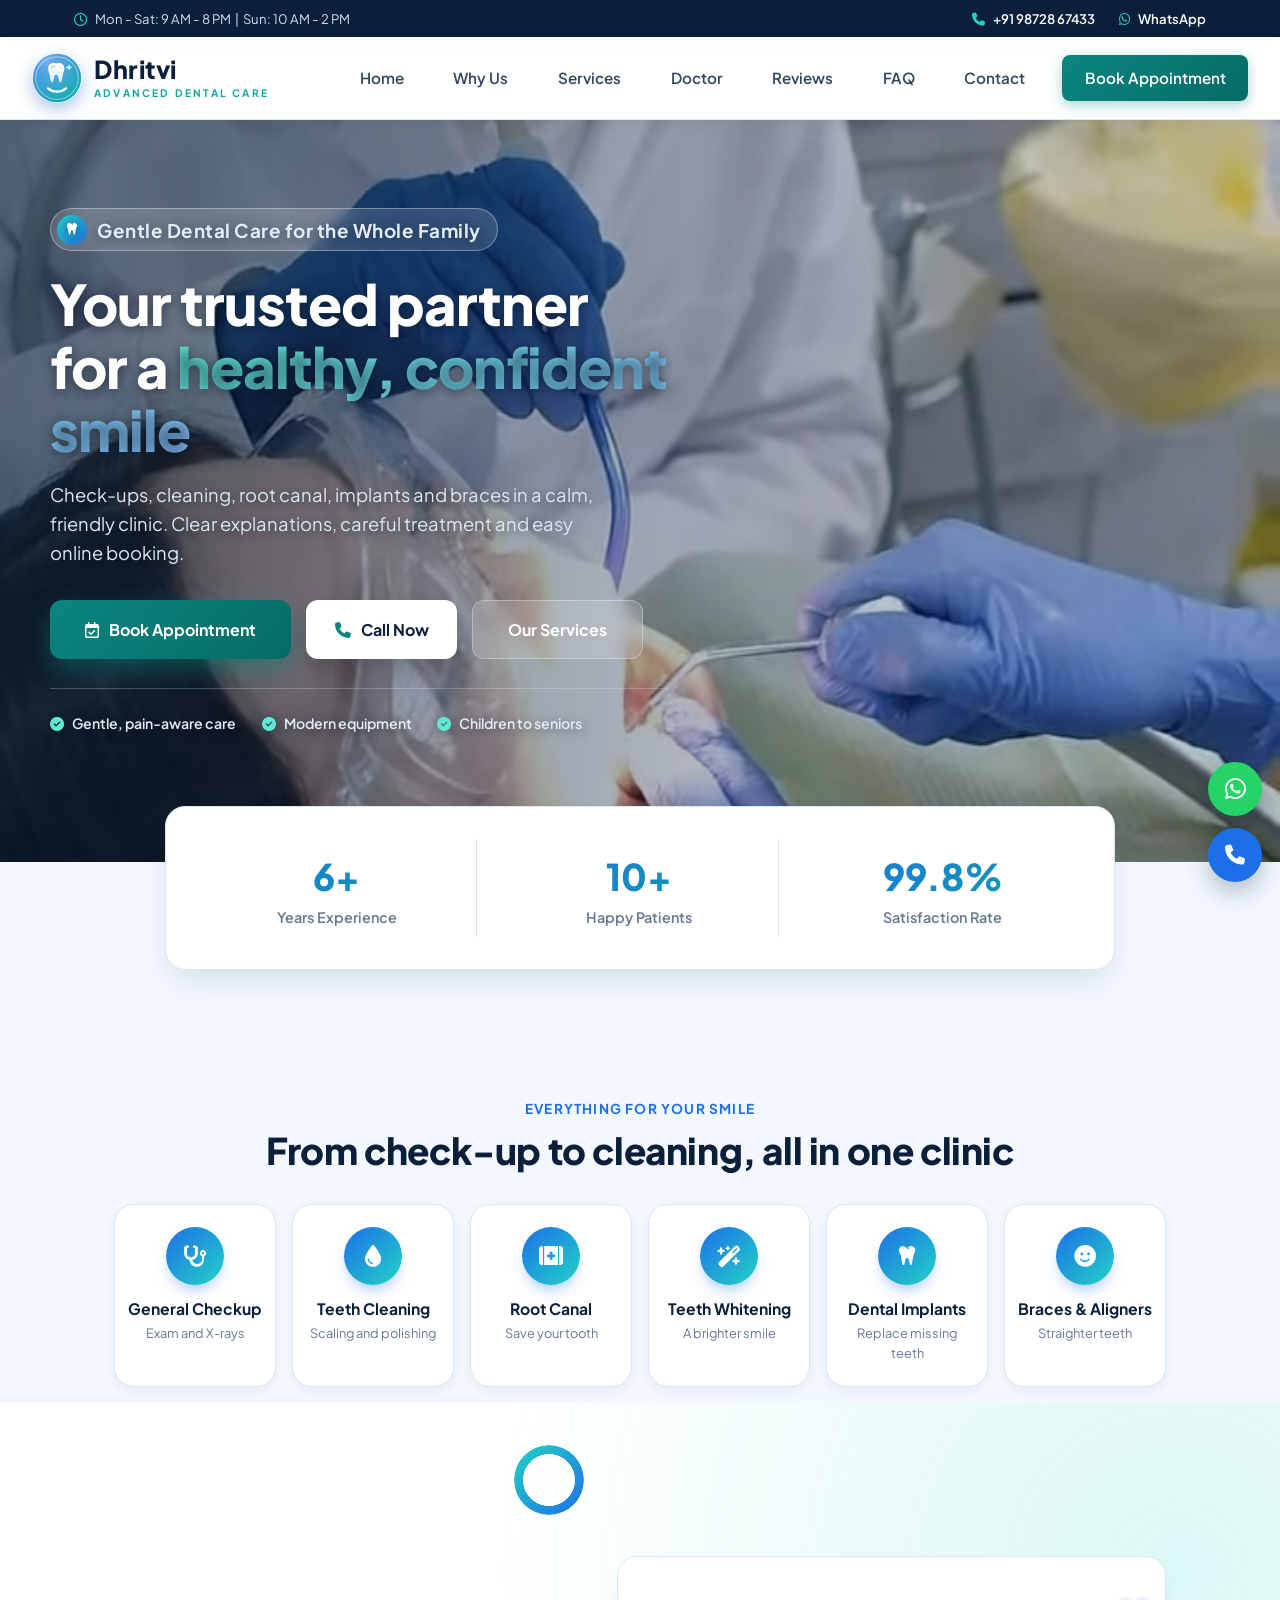
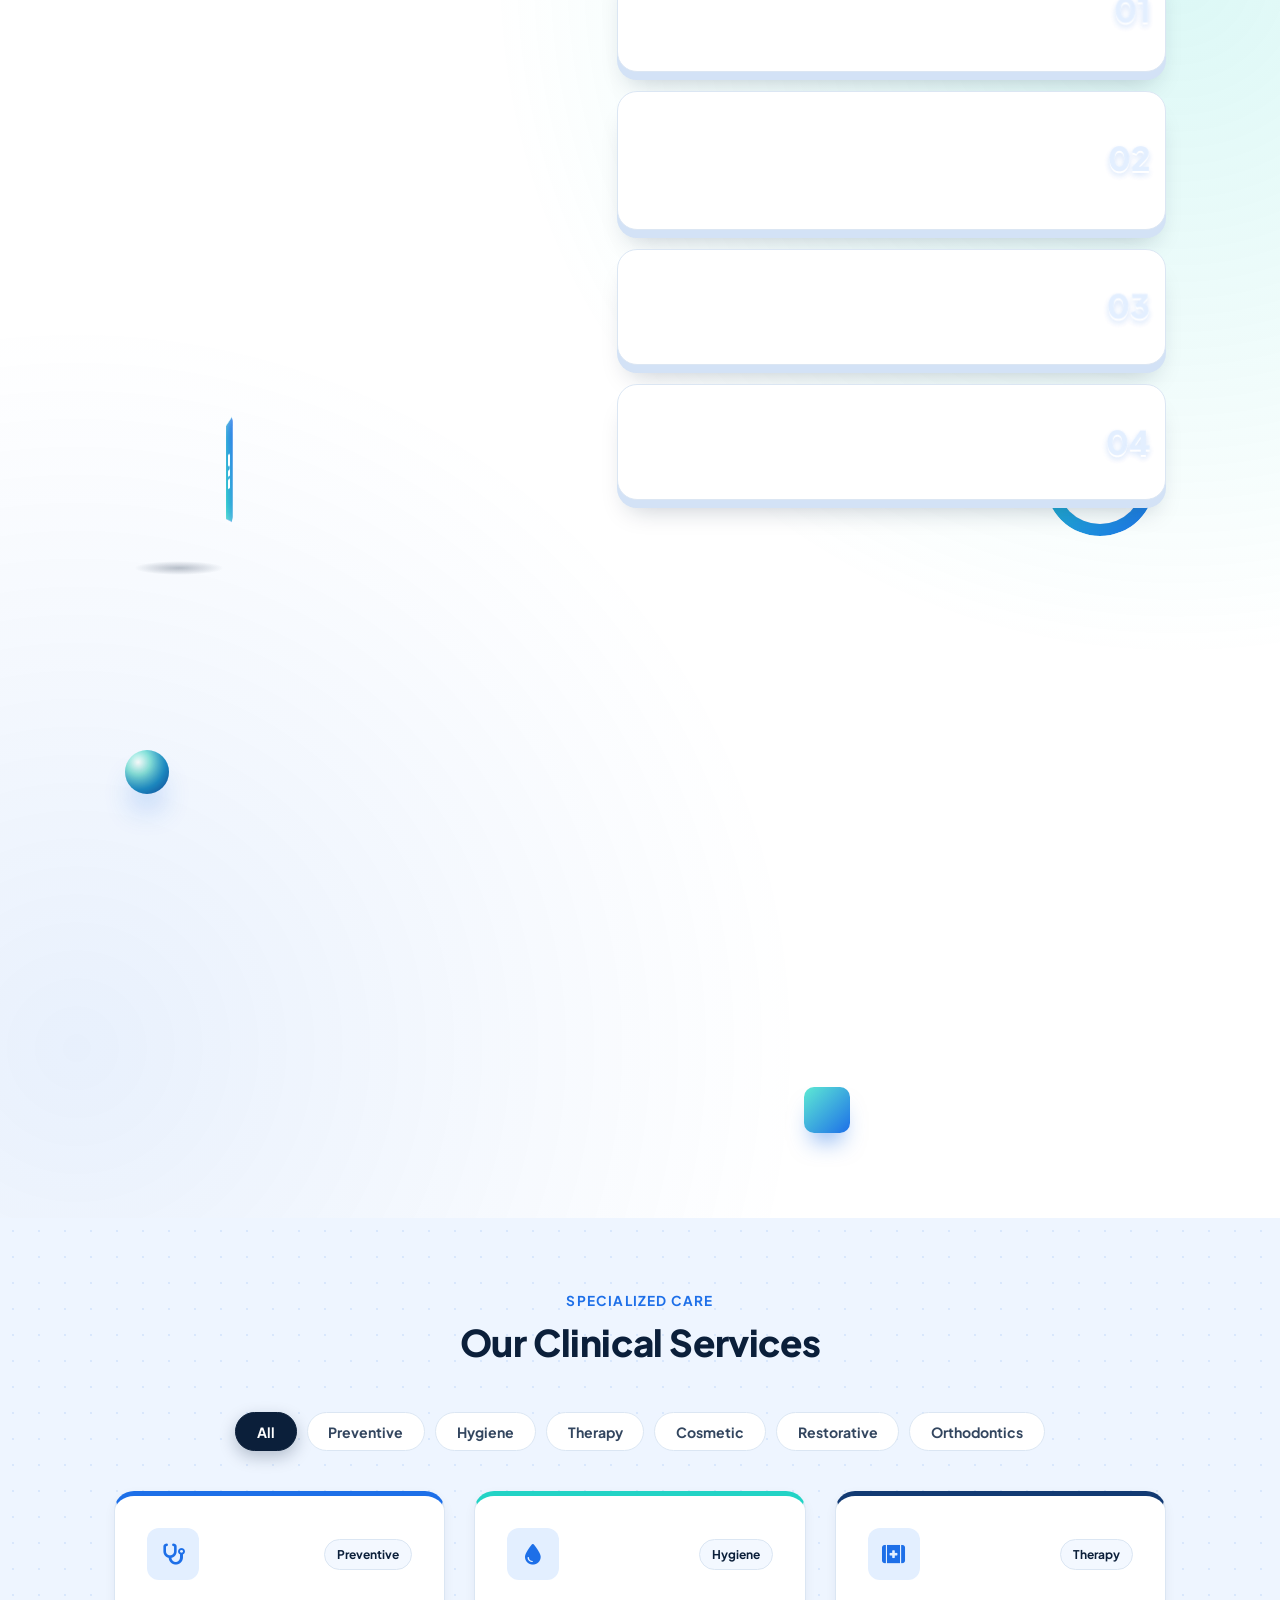
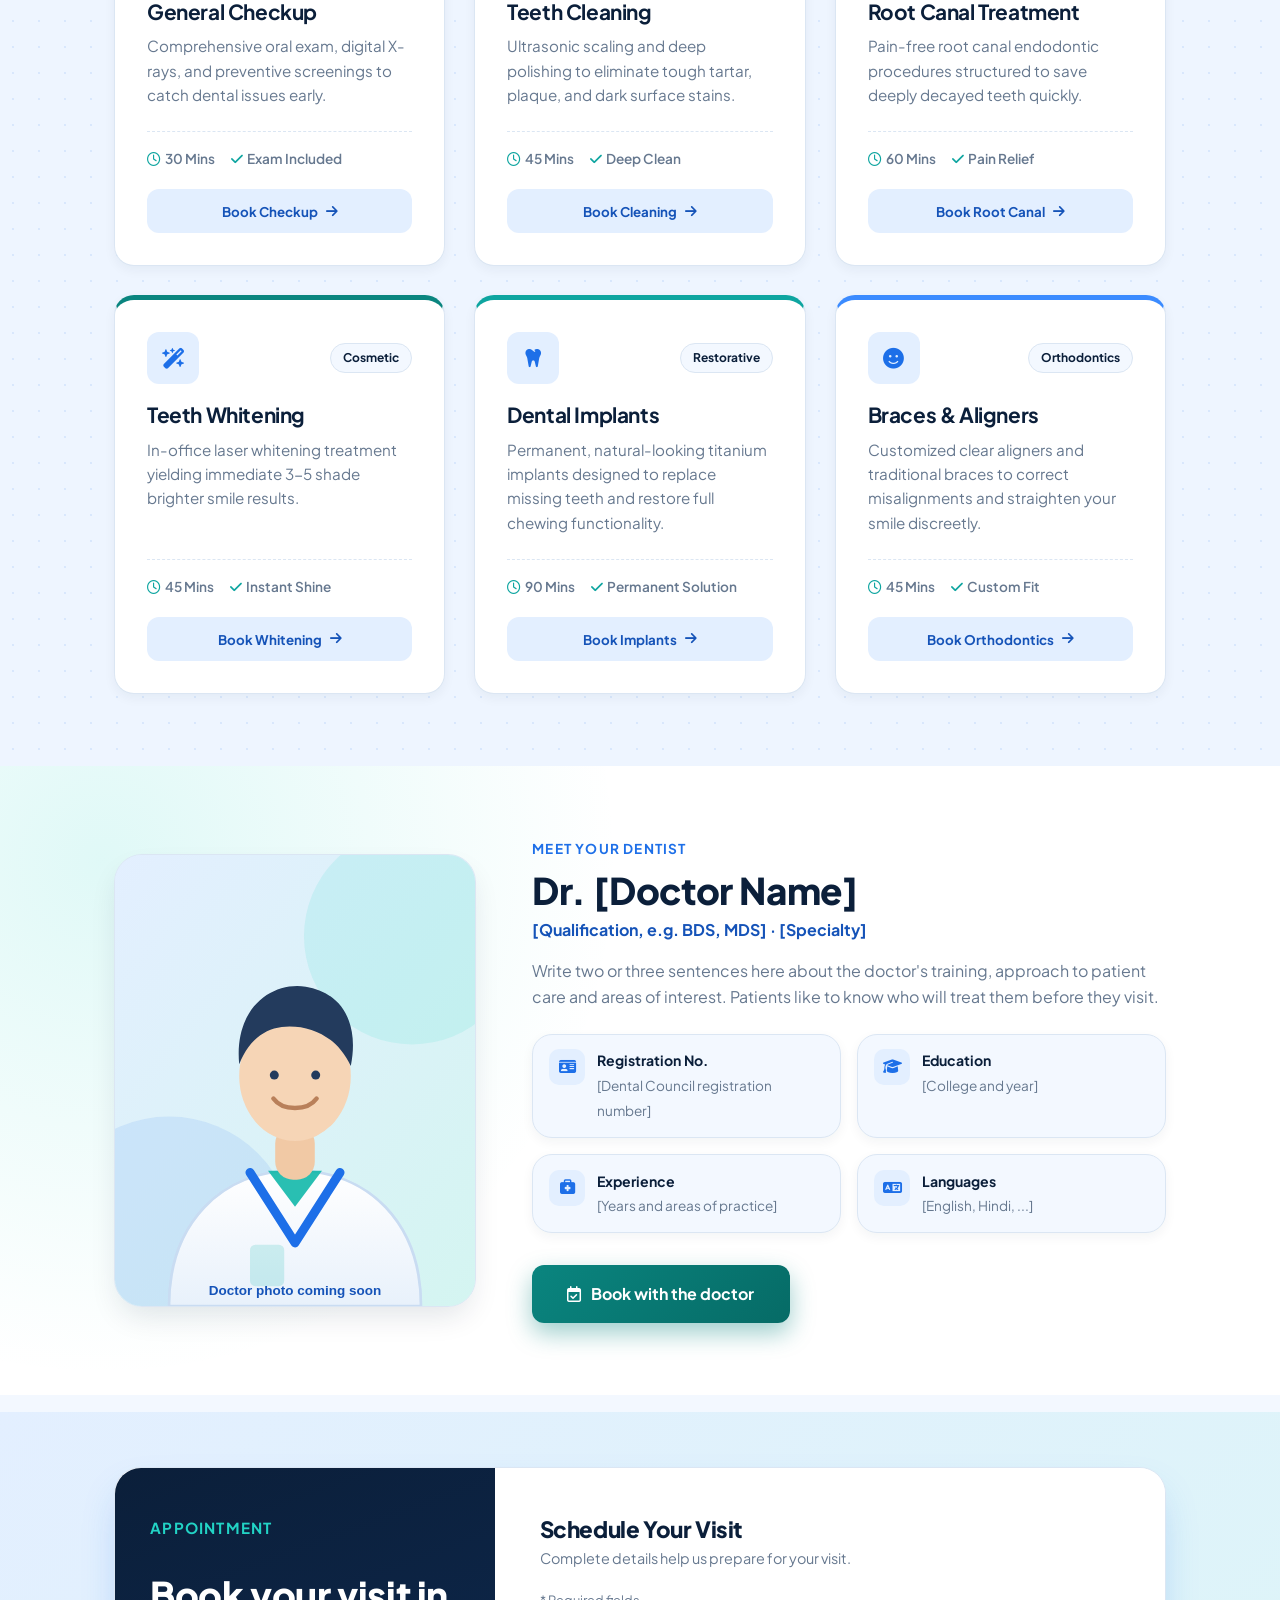
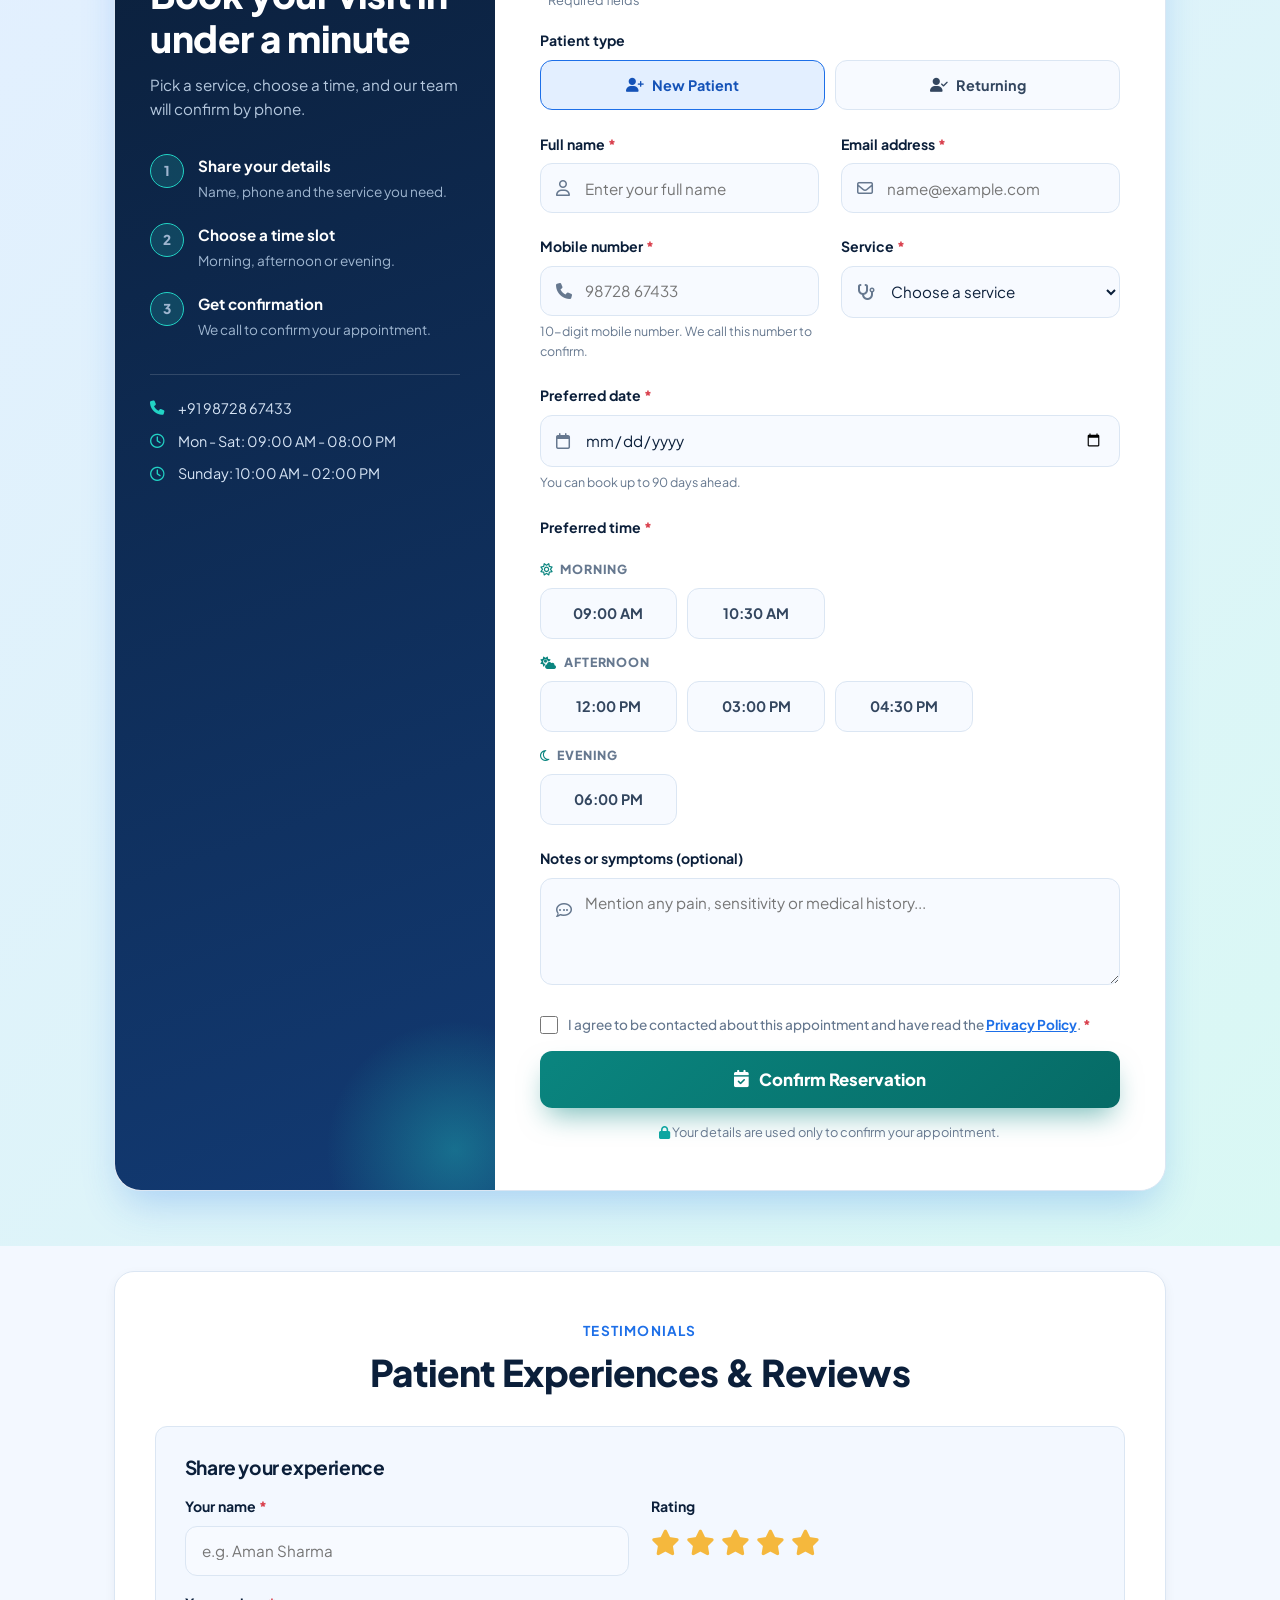
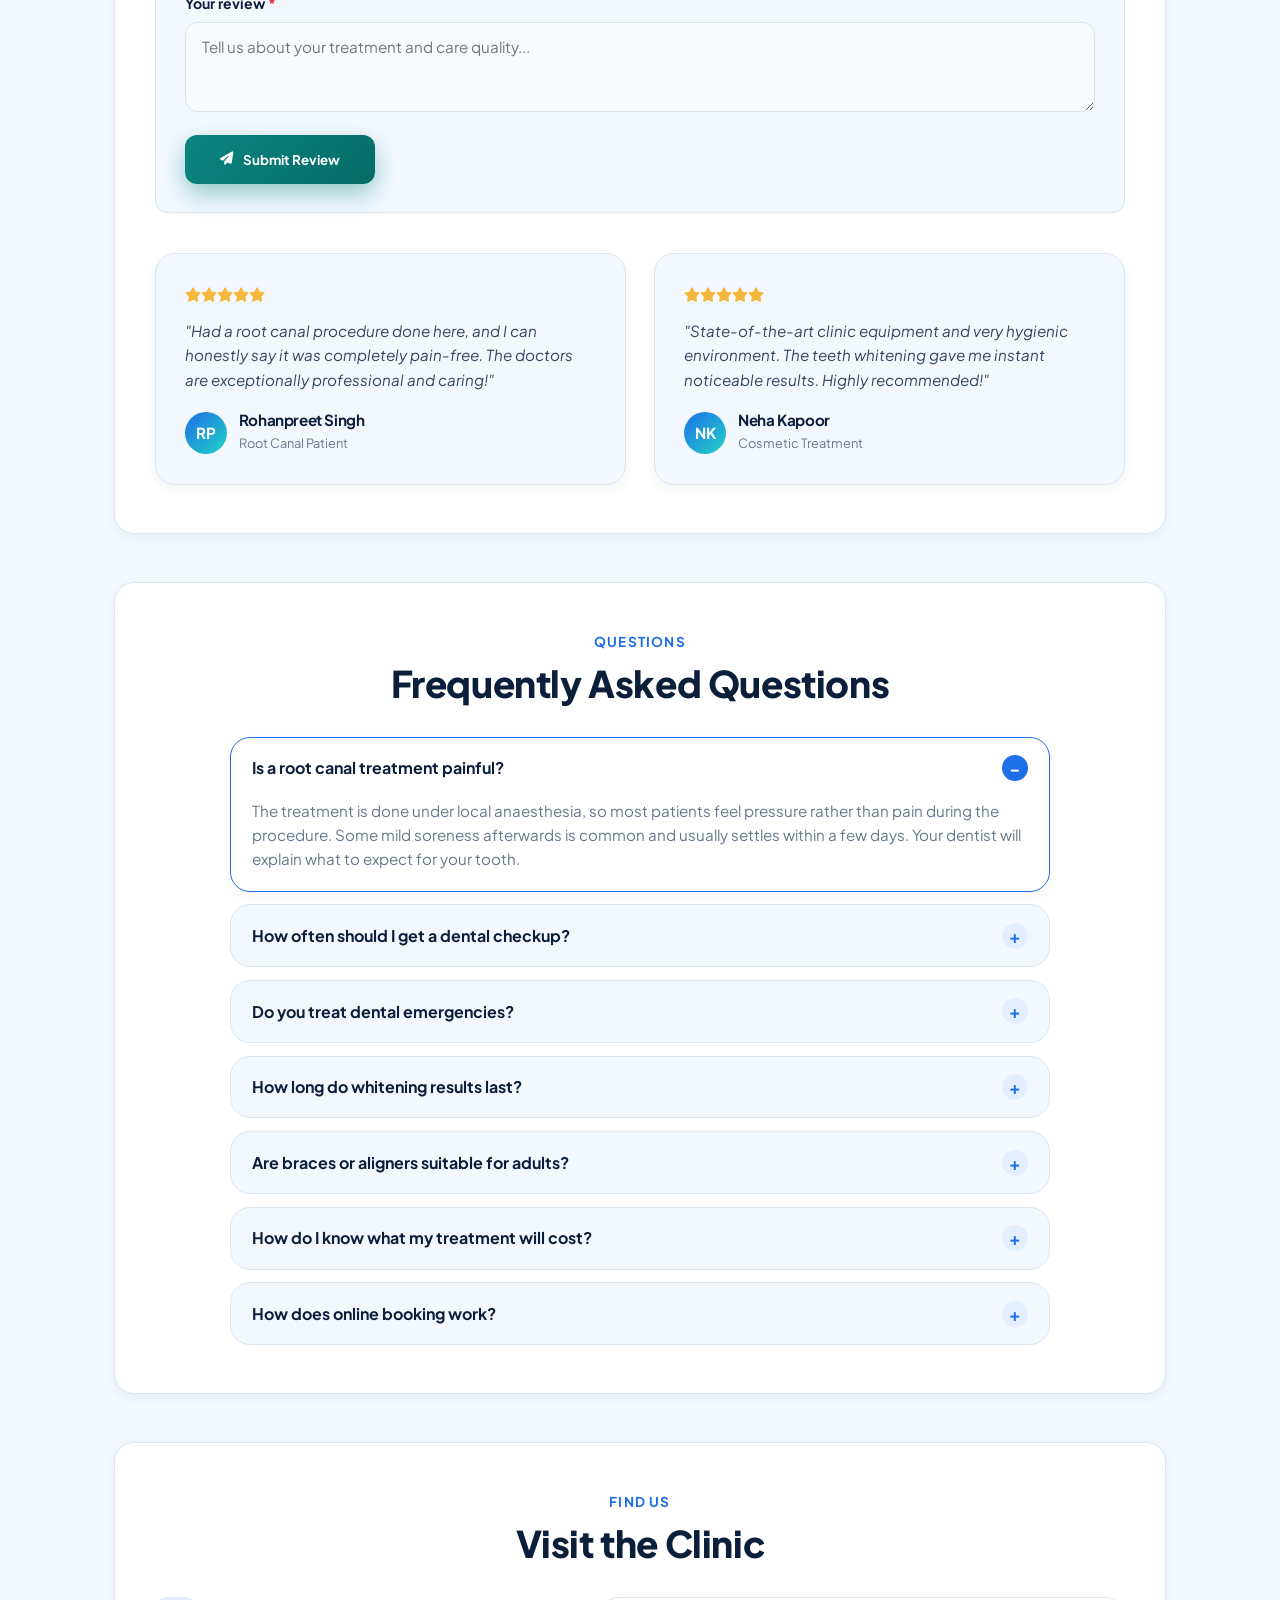
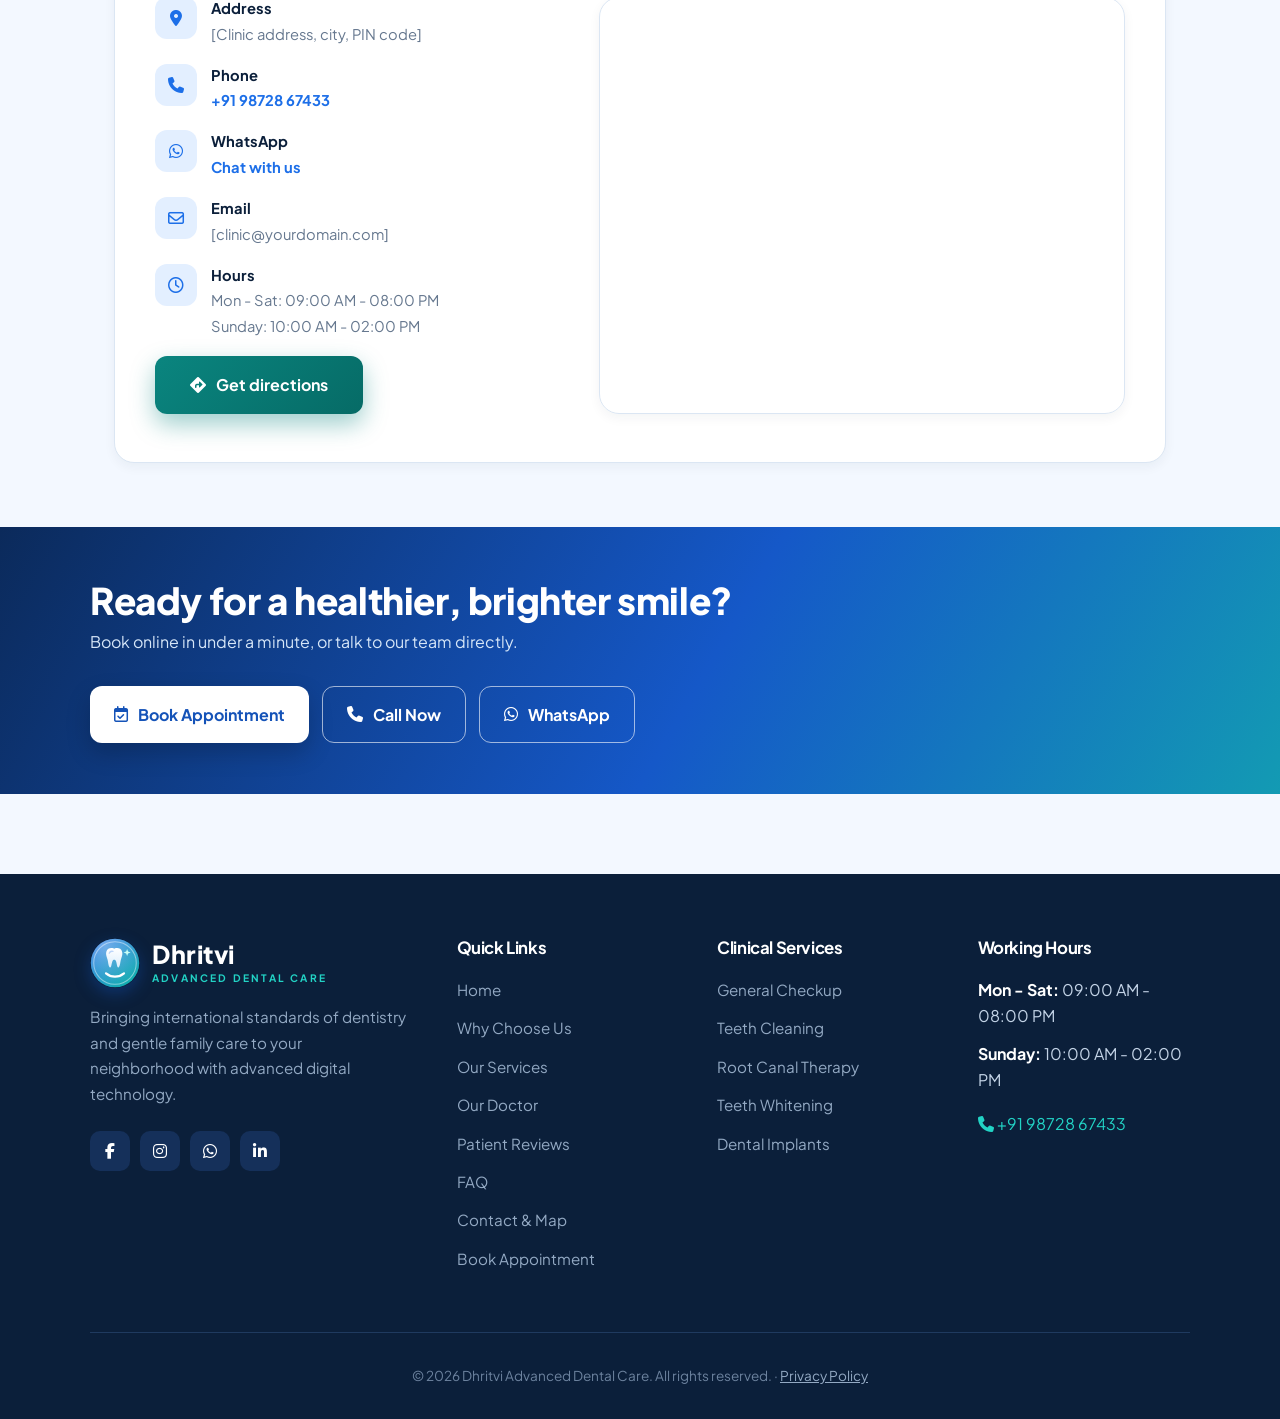
<file: index.html>
<!DOCTYPE html>
<html lang="en">

<head>
    <meta charset="UTF-8">
    <meta name="viewport" content="width=device-width, initial-scale=1.0, viewport-fit=cover">
    <title>Dhritvi Advanced Dental Care | Dentist, Root Canal, Implants &amp; Braces</title>
    <meta name="description"
        content="Dhritvi Advanced Dental Care offers gentle, modern dental treatment for the whole family: checkups, cleaning, root canal, whitening, implants and braces. Book online.">
    <meta name="theme-color" content="#1d6fe8">
    <meta property="og:title" content="Dhritvi Advanced Dental Care">
    <meta property="og:description" content="Modern dentistry with a gentle touch. Book your appointment online.">
    <meta property="og:type" content="website">




    <script src="js/start-top.js"></script>
    <link rel="icon" type="image/svg+xml" href="images/logo.svg">

    <!-- SEO: local business data for Google. REPLACE every value marked CHANGE-ME, then keep or delete this block. -->
    <script type="application/ld+json">
    {
        "@context": "https://schema.org",
        "@type": "Dentist",
        "name": "Dhritvi Advanced Dental Care",
        "telephone": "+919872867433",
        "url": "https://CHANGE-ME.example/",
        "address": {
            "@type": "PostalAddress",
            "streetAddress": "CHANGE-ME street address",
            "addressLocality": "CHANGE-ME city",
            "addressRegion": "CHANGE-ME state",
            "postalCode": "CHANGE-ME",
            "addressCountry": "IN"
        },
        "openingHoursSpecification": [
            { "@type": "OpeningHoursSpecification", "dayOfWeek": ["Monday","Tuesday","Wednesday","Thursday","Friday","Saturday"], "opens": "09:00", "closes": "20:00" },
            { "@type": "OpeningHoursSpecification", "dayOfWeek": "Sunday", "opens": "10:00", "closes": "14:00" }
        ]
    }
    </script>

    <link rel="preconnect" href="https://fonts.googleapis.com">
    <link rel="preconnect" href="https://fonts.gstatic.com" crossorigin>
    <link href="https://fonts.googleapis.com/css2?family=Plus+Jakarta+Sans:wght@300;400;500;600;700;800&display=swap"
        rel="stylesheet">
    <link rel="stylesheet" href="https://cdnjs.cloudflare.com/ajax/libs/font-awesome/6.4.0/css/all.min.css">
    <link rel="stylesheet" href="css/01-base.css">
    <link rel="stylesheet" href="css/02-header.css">
    <link rel="stylesheet" href="css/03-hero.css">
    <link rel="stylesheet" href="css/04-stats-layout.css">
    <link rel="stylesheet" href="css/05-why-us.css">
    <link rel="stylesheet" href="css/06-services.css">
    <link rel="stylesheet" href="css/07-booking.css">
    <link rel="stylesheet" href="css/08-reviews-footer.css">
    <link rel="stylesheet" href="css/09-sections.css">
    <link rel="stylesheet" href="css/10-hero-extras.css">
    <link rel="stylesheet" href="css/11-why-us-journey.css">
    <link rel="stylesheet" href="css/12-mobile-menu.css">
    <link rel="stylesheet" href="css/13-why-us-3d.css">
    <link rel="stylesheet" href="css/14-home.css">
    <link rel="stylesheet" href="css/15-hero-media.css">
    <link rel="stylesheet" href="css/16-professional.css">
    <link rel="stylesheet" href="css/17-responsive.css">
    <link rel="stylesheet" href="css/18-phone-comfort.css">

</head>

<body>
    <a class="skip-link" href="#main">Skip to main content</a>
    <!-- Emergency strip (phone number is set in js/settings.js) -->
    <!-- <div class="emergency-bar">
        <i class="fa-solid fa-triangle-exclamation" aria-hidden="true"></i>
        <span>Severe toothache, swelling or a knocked-out tooth?</span>
        <a href="tel:+919872867433" data-call><i class="fa-solid fa-phone" aria-hidden="true"></i> Call us now</a>
    </div>-->

    <div class="topbar">
        <div class="topbar-inner">
            <span><i class="fa-regular fa-clock" aria-hidden="true"></i> Mon - Sat: 9 AM - 8 PM &nbsp;|&nbsp; Sun: 10 AM
                - 2 PM</span>
            <span class="topbar-right">
                <a href="tel:+919872867433" data-call><i class="fa-solid fa-phone" aria-hidden="true"></i> +91 98728
                    67433</a>
                <a href="https://wa.me/919872867433?text=Hello%2C%20I%20would%20like%20to%20book%20an%20appointment."
                    data-wa target="_blank" rel="noopener"><i class="fa-brands fa-whatsapp" aria-hidden="true"></i>
                    WhatsApp</a>
            </span>
        </div>
    </div>

    <header class="site-header" id="top">
        <a class="brand" href="#home" aria-label="Dhritvi Advanced Dental Care, go to home">
            <img class="brand-logo-img" src="images/logo.svg" alt="Dhritvi Advanced Dental Care logo" width="46"
                height="46">
            <span class="brand-text"><span class="brand-name">Dhritvi</span><span class="brand-sub">Advanced Dental
                    Care</span></span>
        </a>
        <button type="button" class="nav-toggle" id="navToggle" aria-label="Open menu" aria-expanded="false"
            aria-controls="siteNav">
            <span></span><span></span><span></span>
        </button>
        <nav class="nav-links" id="siteNav" aria-label="Main navigation">
            <a href="#home">Home</a>
            <a href="#features">Why Us</a>
            <a href="#services">Services</a>
            <a href="#doctor">Doctor</a>
            <a href="#reviews">Reviews</a>
            <a href="#faq">FAQ</a>
            <a href="#contact">Contact</a>
            <a href="#booking" class="nav-cta">Book Appointment</a>
        </nav>
    </header>

    <main id="main">
        <section id="home" class="hero" aria-labelledby="hero-title">
            <!-- Background: dental photo + optional video (see README: images/hero.mp4) -->
            <div class="hero-media" aria-hidden="true">
                <div class="hero-poster"></div>
                <video id="heroVideo" autoplay muted loop playsinline webkit-playsinline preload="auto"
                    poster="images/hero-poster.jpg">
                    <source src="images/hero.mp4" type="video/mp4">
                    <source src="images/hero.webm" type="video/webm">
                </video>
            </div>

            <div class="hero-inner">
                <div class="hero-content">
                    <p class="hero-badge"><span class="badge-icon"><i class="fa-solid fa-tooth"
                                aria-hidden="true"></i></span>
                        <span class="badge-text">Gentle Dental Care for the Whole Family</span>
                    </p>
                    <h1 id="hero-title">Your trusted partner for a <span>healthy, confident smile</span></h1>
                    <p class="hero-lead">Check-ups, cleaning, root canal, implants and braces in a calm, friendly
                        clinic. Clear explanations, careful treatment and easy online booking.</p>
                    <div class="hero-btns">
                        <a href="#booking" class="btn-primary"><i class="fa-regular fa-calendar-check"
                                aria-hidden="true"></i> Book Appointment</a>
                        <a href="tel:+919872867433" class="btn-call" data-call><i class="fa-solid fa-phone"
                                aria-hidden="true"></i> Call Now</a>
                        <a href="#services" class="btn-secondary">Our Services</a>
                    </div>
                    <ul class="hero-points">
                        <li><i class="fa-solid fa-circle-check" aria-hidden="true"></i> Gentle, pain-aware care</li>
                        <li><i class="fa-solid fa-circle-check" aria-hidden="true"></i> Modern equipment</li>
                        <li><i class="fa-solid fa-circle-check" aria-hidden="true"></i> Children to seniors</li>
                    </ul>
                </div>



            </div>
        </section>

        <section id="stats" class="stats-banner" aria-label="Clinic highlights">
            <div class="stat-item">
                <div class="stat-number">6+</div>
                <div class="stat-label">Years Experience</div>
            </div>
            <div class="stat-item">
                <div class="stat-number">10+</div>
                <div class="stat-label">Happy Patients</div>
            </div>
            <div class="stat-item">
                <div class="stat-number">99.8%</div>
                <div class="stat-label">Satisfaction Rate</div>
            </div>
        </section>

        <div class="container">

            <!-- ===== POPULAR TREATMENTS (quick links to booking) ===== -->
            <section id="treatments" class="treatments" aria-labelledby="treat-title">
                <div class="section-header">
                    <p class="section-subtitle">Everything for your smile</p>
                    <h2 id="treat-title" class="section-title">From check-up to cleaning, all in one clinic</h2>
                </div>
                <ul class="treat-grid">
                    <li><a href="#booking" data-service="General Checkup"><span class="treat-ico"><i
                                    class="fa-solid fa-stethoscope" aria-hidden="true"></i></span><strong>General
                                Checkup</strong><span>Exam and X-rays</span></a></li>
                    <li><a href="#booking" data-service="Teeth Cleaning"><span class="treat-ico"><i
                                    class="fa-solid fa-droplet" aria-hidden="true"></i></span><strong>Teeth
                                Cleaning</strong><span>Scaling and polishing</span></a></li>
                    <li><a href="#booking" data-service="Root Canal Treatment"><span class="treat-ico"><i
                                    class="fa-solid fa-kit-medical" aria-hidden="true"></i></span><strong>Root
                                Canal</strong><span>Save your tooth</span></a></li>
                    <li><a href="#booking" data-service="Teeth Whitening"><span class="treat-ico"><i
                                    class="fa-solid fa-wand-magic-sparkles" aria-hidden="true"></i></span><strong>Teeth
                                Whitening</strong><span>A brighter smile</span></a></li>
                    <li><a href="#booking" data-service="Dental Implants"><span class="treat-ico"><i
                                    class="fa-solid fa-tooth" aria-hidden="true"></i></span><strong>Dental
                                Implants</strong><span>Replace missing teeth</span></a></li>
                    <li><a href="#booking" data-service="Braces & Aligners"><span class="treat-ico"><i
                                    class="fa-solid fa-face-smile" aria-hidden="true"></i></span><strong>Braces &amp;
                                Aligners</strong><span>Straighter teeth</span></a></li>
                </ul>
            </section>

            <!-- ===== WHY US ===== -->
            <section id="features" class="why-wrap" aria-labelledby="why-title">
                <!-- floating 3D shapes (decoration) -->
                <div class="why-3d-bg" aria-hidden="true">
                    <span class="orb orb-1"></span>
                    <span class="orb orb-2"></span>
                    <span class="ring ring-1"></span>
                    <span class="ring ring-2"></span>
                    <span class="gem"></span>
                </div>
                <div class="why-intro">
                    <p class="section-subtitle">Why Choose Us</p>
                    <h2 id="why-title">Dental care that feels <span>calm, clear</span> and comfortable</h2>
                    <p>We keep every visit simple: a proper check, a clear explanation, and treatment that is planned
                        with you.</p>
                    <ul class="why-checks">
                        <li><i class="fa-solid fa-check" aria-hidden="true"></i> Treatment explained before we start
                        </li>
                        <li><i class="fa-solid fa-check" aria-hidden="true"></i> Gentle, anxiety-friendly approach</li>
                        <li><i class="fa-solid fa-check" aria-hidden="true"></i> Care for children, adults and seniors
                        </li>
                    </ul>
                    <a href="#doctor" class="why-link">Meet your dentist <i class="fa-solid fa-arrow-right"
                            aria-hidden="true"></i></a>

                    <!-- 3D rotating cube (pure CSS) -->
                    <div class="cube-scene" aria-hidden="true">
                        <div class="cube">
                            <div class="face f-front"><i class="fa-solid fa-tooth" aria-hidden="true"></i></div>
                            <div class="face f-back"><i class="fa-solid fa-shield-heart" aria-hidden="true"></i></div>
                            <div class="face f-right"><i class="fa-solid fa-face-smile" aria-hidden="true"></i></div>
                            <div class="face f-left"><i class="fa-solid fa-user-doctor" aria-hidden="true"></i></div>
                            <div class="face f-top"><i class="fa-solid fa-heart" aria-hidden="true"></i></div>
                            <div class="face f-bottom"><i class="fa-solid fa-star" aria-hidden="true"></i></div>
                        </div>
                        <div class="cube-shadow"></div>
                    </div>
                </div>

                <div class="why-list">
                    <article class="why-item">
                        <div class="why-icon"><i class="fa-solid fa-microscope" aria-hidden="true"></i></div>
                        <div class="why-text">
                            <h3>Advanced Equipment</h3>
                            <p>Digital X-rays and up-to-date instruments help us find problems early and treat them
                                accurately.</p>
                        </div>
                    </article>
                    <article class="why-item">
                        <div class="why-icon"><i class="fa-solid fa-user-doctor" aria-hidden="true"></i></div>
                        <div class="why-text">
                            <h3>Expert Specialists</h3>
                            <p>Experienced, caring dentists who take time to explain your plan in simple words, with
                                costs shared up front.</p>
                        </div>
                    </article>
                    <article class="why-item">
                        <div class="why-icon"><i class="fa-solid fa-shield-heart" aria-hidden="true"></i></div>
                        <div class="why-text">
                            <h3>Sterile Environment</h3>
                            <p>Instruments are sterilised and surfaces cleaned between patients, so you can relax and
                                feel safe.</p>
                        </div>
                    </article>
                    <article class="why-item">
                        <div class="why-icon"><i class="fa-solid fa-hand-holding-heart" aria-hidden="true"></i></div>
                        <div class="why-text">
                            <h3>Pain-Free Comfort</h3>
                            <p>Gentle techniques and local anaesthesia where needed, so every visit feels as easy as
                                possible.</p>
                        </div>
                    </article>
                </div>
                <!-- New: first-visit steps + help banner (spans both columns) -->
                <div class="why-journey">
                    <div class="journey-head">
                        <p class="section-subtitle">Your First Visit</p>
                        <h3>What to expect, step by step</h3>
                    </div>

                    <ol class="journey-steps">
                        <li>
                            <span class="journey-num">1</span>
                            <div class="journey-icon"><i class="fa-regular fa-calendar-check" aria-hidden="true"></i>
                            </div>
                            <h4>Book online</h4>
                            <p>Choose a service and a time. Our team calls to confirm your appointment.</p>
                        </li>
                        <li>
                            <span class="journey-num">2</span>
                            <div class="journey-icon"><i class="fa-solid fa-comments" aria-hidden="true"></i></div>
                            <h4>Check-up and talk</h4>
                            <p>The dentist examines your teeth and listens to your concerns and questions.</p>
                        </li>
                        <li>
                            <span class="journey-num">3</span>
                            <div class="journey-icon"><i class="fa-solid fa-clipboard-list" aria-hidden="true"></i>
                            </div>
                            <h4>A clear plan</h4>
                            <p>You get a simple plan and an estimate of the cost before anything begins.</p>
                        </li>
                        <li>
                            <span class="journey-num">4</span>
                            <div class="journey-icon"><i class="fa-solid fa-face-smile" aria-hidden="true"></i></div>
                            <h4>Gentle treatment</h4>
                            <p>Treatment starts only when you are comfortable and ready to go ahead.</p>
                        </li>
                    </ol>

                    <div class="journey-help">
                        <div class="help-text">
                            <strong>Not sure which treatment you need?</strong>
                            <span>Send us a message and we will point you in the right direction.</span>
                        </div>
                        <a class="btn-primary" data-wa
                            href="https://wa.me/919872867433?text=Hello%2C%20I%20would%20like%20to%20book%20an%20appointment."
                            target="_blank" rel="noopener"><i class="fa-brands fa-whatsapp" aria-hidden="true"></i> Chat
                            on WhatsApp</a>
                    </div>
                </div>
            </section>

            <!-- ===== SERVICES ===== -->
            <section id="services" aria-labelledby="services-title">
                <div class="section-header">
                    <p class="section-subtitle">Specialized Care</p>
                    <h2 id="services-title" class="section-title">Our Clinical Services</h2>
                </div>

                <div class="filter-bar" id="filterBar">
                    <button type="button" class="filter-btn active" data-filter="all">All</button>
                    <button type="button" class="filter-btn" data-filter="Preventive">Preventive</button>
                    <button type="button" class="filter-btn" data-filter="Hygiene">Hygiene</button>
                    <button type="button" class="filter-btn" data-filter="Therapy">Therapy</button>
                    <button type="button" class="filter-btn" data-filter="Cosmetic">Cosmetic</button>
                    <button type="button" class="filter-btn" data-filter="Restorative">Restorative</button>
                    <button type="button" class="filter-btn" data-filter="Orthodontics">Orthodontics</button>
                </div>

                <div class="services-grid" id="servicesGrid">
                    <article class="service-card" data-cat="Preventive">
                        <div>
                            <div class="service-header-icon">
                                <div class="service-icon"><i class="fa-solid fa-stethoscope" aria-hidden="true"></i>
                                </div>
                                <span class="service-tag">Preventive</span>
                            </div>
                            <h3>General Checkup</h3>
                            <p>Comprehensive oral exam, digital X-rays, and preventive screenings to catch dental issues
                                early.</p>
                        </div>
                        <div>
                            <div class="service-meta">
                                <span><i class="fa-regular fa-clock" aria-hidden="true"></i>30 Mins</span>
                                <span><i class="fa-solid fa-check" aria-hidden="true"></i>Exam Included</span>
                            </div>
                            <button type="button" class="service-book-btn"
                                onclick="selectServiceAndScroll('General Checkup')">Book Checkup <i
                                    class="fa-solid fa-arrow-right"></i></button>
                        </div>
                    </article>

                    <article class="service-card" data-cat="Hygiene">
                        <div>
                            <div class="service-header-icon">
                                <div class="service-icon"><i class="fa-solid fa-droplet" aria-hidden="true"></i></div>
                                <span class="service-tag">Hygiene</span>
                            </div>
                            <h3>Teeth Cleaning</h3>
                            <p>Ultrasonic scaling and deep polishing to eliminate tough tartar, plaque, and dark surface
                                stains.</p>
                        </div>
                        <div>
                            <div class="service-meta">
                                <span><i class="fa-regular fa-clock" aria-hidden="true"></i>45 Mins</span>
                                <span><i class="fa-solid fa-check" aria-hidden="true"></i>Deep Clean</span>
                            </div>
                            <button type="button" class="service-book-btn"
                                onclick="selectServiceAndScroll('Teeth Cleaning')">Book Cleaning <i
                                    class="fa-solid fa-arrow-right"></i></button>
                        </div>
                    </article>

                    <article class="service-card" data-cat="Therapy">
                        <div>
                            <div class="service-header-icon">
                                <div class="service-icon"><i class="fa-solid fa-kit-medical" aria-hidden="true"></i>
                                </div>
                                <span class="service-tag">Therapy</span>
                            </div>
                            <h3>Root Canal Treatment</h3>
                            <p>Pain-free root canal endodontic procedures structured to save deeply decayed teeth
                                quickly.</p>
                        </div>
                        <div>
                            <div class="service-meta">
                                <span><i class="fa-regular fa-clock" aria-hidden="true"></i>60 Mins</span>
                                <span><i class="fa-solid fa-check" aria-hidden="true"></i>Pain Relief</span>
                            </div>
                            <button type="button" class="service-book-btn"
                                onclick="selectServiceAndScroll('Root Canal Treatment')">Book Root Canal <i
                                    class="fa-solid fa-arrow-right"></i></button>
                        </div>
                    </article>

                    <article class="service-card" data-cat="Cosmetic">
                        <div>
                            <div class="service-header-icon">
                                <div class="service-icon"><i class="fa-solid fa-wand-magic-sparkles"
                                        aria-hidden="true"></i></div>
                                <span class="service-tag">Cosmetic</span>
                            </div>
                            <h3>Teeth Whitening</h3>
                            <p>In-office laser whitening treatment yielding immediate 3-5 shade brighter smile results.
                            </p>
                        </div>
                        <div>
                            <div class="service-meta">
                                <span><i class="fa-regular fa-clock" aria-hidden="true"></i>45 Mins</span>
                                <span><i class="fa-solid fa-check" aria-hidden="true"></i>Instant Shine</span>
                            </div>
                            <button type="button" class="service-book-btn"
                                onclick="selectServiceAndScroll('Teeth Whitening')">Book Whitening <i
                                    class="fa-solid fa-arrow-right"></i></button>
                        </div>
                    </article>

                    <article class="service-card" data-cat="Restorative">
                        <div>
                            <div class="service-header-icon">
                                <div class="service-icon"><i class="fa-solid fa-tooth" aria-hidden="true"></i></div>
                                <span class="service-tag">Restorative</span>
                            </div>
                            <h3>Dental Implants</h3>
                            <p>Permanent, natural-looking titanium implants designed to replace missing teeth and
                                restore full chewing functionality.</p>
                        </div>
                        <div>
                            <div class="service-meta">
                                <span><i class="fa-regular fa-clock" aria-hidden="true"></i>90 Mins</span>
                                <span><i class="fa-solid fa-check" aria-hidden="true"></i>Permanent Solution</span>
                            </div>
                            <button type="button" class="service-book-btn"
                                onclick="selectServiceAndScroll('Dental Implants')">Book Implants <i
                                    class="fa-solid fa-arrow-right"></i></button>
                        </div>
                    </article>

                    <article class="service-card" data-cat="Orthodontics">
                        <div>
                            <div class="service-header-icon">
                                <div class="service-icon"><i class="fa-solid fa-face-smile" aria-hidden="true"></i>
                                </div>
                                <span class="service-tag">Orthodontics</span>
                            </div>
                            <h3>Braces &amp; Aligners</h3>
                            <p>Customized clear aligners and traditional braces to correct misalignments and straighten
                                your smile discreetly.</p>
                        </div>
                        <div>
                            <div class="service-meta">
                                <span><i class="fa-regular fa-clock" aria-hidden="true"></i>45 Mins</span>
                                <span><i class="fa-solid fa-check" aria-hidden="true"></i>Custom Fit</span>
                            </div>
                            <button type="button" class="service-book-btn"
                                onclick="selectServiceAndScroll('Braces & Aligners')">Book Orthodontics <i
                                    class="fa-solid fa-arrow-right"></i></button>
                        </div>
                    </article>
                </div>
            </section>

            <!-- ===== DOCTOR PROFILE =====
                 Replace the text below with the real doctor's details.
                 Photo: save it as images/doctor.jpg, then change src below to "images/doctor.jpg"
                 and alt to "Dr. Name, dentist at Dhritvi Advanced Dental Care". -->
            <section id="doctor" aria-labelledby="doctor-title">
                <div class="doctor-wrap">
                    <img class="doctor-photo" src="images/doctor-placeholder.svg"
                        alt="Illustration of a dentist. Replace this with the doctor's photo." width="400" height="500"
                        loading="lazy">

                    <div class="doctor-info">
                        <p class="section-subtitle">Meet Your Dentist</p>
                        <h2 id="doctor-title" class="section-title" style="text-align:left;">Dr. [Doctor Name]</h2>
                        <p class="doctor-role">[Qualification, e.g. BDS, MDS] &middot; [Specialty]</p>
                        <p class="doctor-bio">Write two or three sentences here about the doctor's training, approach to
                            patient care and areas of interest. Patients like to know who will treat them before they
                            visit.</p>

                        <ul class="doctor-facts">
                            <li><i class="fa-solid fa-id-card" aria-hidden="true"></i>
                                <div><strong>Registration No.</strong><span>[Dental Council registration number]</span>
                                </div>
                            </li>
                            <li><i class="fa-solid fa-graduation-cap" aria-hidden="true"></i>
                                <div><strong>Education</strong><span>[College and year]</span></div>
                            </li>
                            <li><i class="fa-solid fa-briefcase-medical" aria-hidden="true"></i>
                                <div><strong>Experience</strong><span>[Years and areas of practice]</span></div>
                            </li>
                            <li><i class="fa-solid fa-language" aria-hidden="true"></i>
                                <div><strong>Languages</strong><span>[English, Hindi, ...]</span></div>
                            </li>
                        </ul>

                        <a href="#booking" class="btn-primary"><i class="fa-regular fa-calendar-check"
                                aria-hidden="true"></i> Book with
                            the doctor</a>
                    </div>
                </div>
            </section>

            <!-- ===== BOOKING ===== -->
            <section id="booking" class="booking-section" aria-labelledby="booking-title">
                <aside class="booking-info">
                    <p class="section-subtitle" style="text-align:left;">Appointment</p>
                    <h2 id="booking-title">Book your visit in under a minute</h2>
                    <p>Pick a service, choose a time, and our team will confirm by phone.</p>

                    <ul class="booking-steps">
                        <li><span class="step-dot">1</span>
                            <div><strong>Share your details</strong><span>Name, phone and the service you need.</span>
                            </div>
                        </li>
                        <li><span class="step-dot">2</span>
                            <div><strong>Choose a time slot</strong><span>Morning, afternoon or evening.</span></div>
                        </li>
                        <li><span class="step-dot">3</span>
                            <div><strong>Get confirmation</strong><span>We call to confirm your appointment.</span>
                            </div>
                        </li>
                    </ul>

                    <div class="booking-contact">
                        <div><i class="fa-solid fa-phone" aria-hidden="true"></i> +91 98728 67433</div>
                        <div><i class="fa-regular fa-clock" aria-hidden="true"></i> Mon - Sat: 09:00 AM - 08:00 PM</div>
                        <div><i class="fa-regular fa-clock" aria-hidden="true"></i> Sunday: 10:00 AM - 02:00 PM</div>
                    </div>
                </aside>

                <div class="booking-form-wrap">
                    <h3>Schedule Your Visit</h3>
                    <p class="form-intro">Complete details help us prepare for your visit.</p>

                    <form id="appointmentForm" onsubmit="handleBookingSubmission(event)" autocomplete="on">
                        <p class="form-required-note"><span aria-hidden="true">*</span> Required fields</p>

                        <fieldset class="form-group">
                            <legend>Patient type</legend>
                            <div class="patient-type">
                                <label><input class="sr-only" type="radio" name="patientType" value="New"
                                        checked><span><i class="fa-solid fa-user-plus" aria-hidden="true"></i> New
                                        Patient</span></label>
                                <label><input class="sr-only" type="radio" name="patientType" value="Returning"><span><i
                                            class="fa-solid fa-user-check" aria-hidden="true"></i>
                                        Returning</span></label>
                            </div>
                        </fieldset>

                        <div class="form-row">
                            <div class="form-group">
                                <label for="fullName">Full name <span class="req" aria-hidden="true">*</span></label>
                                <div class="input-wrapper">
                                    <i class="fa-regular fa-user" aria-hidden="true"></i>
                                    <input type="text" id="fullName" name="fullName" placeholder="Enter your full name"
                                        autocomplete="name" minlength="2" maxlength="80" required>
                                </div>
                            </div>
                            <div class="form-group">
                                <label for="emailAddress">Email address <span class="req"
                                        aria-hidden="true">*</span></label>
                                <div class="input-wrapper">
                                    <i class="fa-regular fa-envelope" aria-hidden="true"></i>
                                    <input type="email" id="emailAddress" name="email" placeholder="name@example.com"
                                        autocomplete="email" inputmode="email" maxlength="120" required>
                                </div>
                            </div>
                        </div>

                        <div class="form-row">
                            <div class="form-group">
                                <label for="phoneNumber">Mobile number <span class="req"
                                        aria-hidden="true">*</span></label>
                                <div class="input-wrapper">
                                    <i class="fa-solid fa-phone" aria-hidden="true"></i>
                                    <input type="tel" id="phoneNumber" name="phone" placeholder="98728 67433"
                                        autocomplete="tel" inputmode="tel" maxlength="18"
                                        pattern="^(\+?91[\s\-]?|0)?[6-9][0-9]{4}[\s\-]?[0-9]{5}$"
                                        title="Enter a 10-digit Indian mobile number, for example 98728 67433"
                                        aria-describedby="phoneHelp" required>
                                </div>
                                <small id="phoneHelp" class="field-help">10-digit mobile number. We call this number to
                                    confirm.</small>
                            </div>
                            <div class="form-group">
                                <label for="selectedService">Service <span class="req"
                                        aria-hidden="true">*</span></label>
                                <div class="input-wrapper">
                                    <i class="fa-solid fa-stethoscope" aria-hidden="true"></i>
                                    <select id="selectedService" name="service" required>
                                        <option value="" disabled selected>Choose a service</option>
                                        <option value="General Checkup">General Checkup</option>
                                        <option value="Teeth Cleaning">Teeth Cleaning</option>
                                        <option value="Root Canal Treatment">Root Canal Treatment</option>
                                        <option value="Teeth Whitening">Teeth Whitening</option>
                                        <option value="Dental Implants">Dental Implants</option>
                                        <option value="Braces & Aligners">Braces &amp; Aligners</option>
                                    </select>
                                </div>
                            </div>
                        </div>

                        <div class="form-group">
                            <label for="appointmentDate">Preferred date <span class="req"
                                    aria-hidden="true">*</span></label>
                            <div class="input-wrapper">
                                <i class="fa-regular fa-calendar" aria-hidden="true"></i>
                                <input type="date" id="appointmentDate" name="date" aria-describedby="dateHelp"
                                    required>
                            </div>
                            <small id="dateHelp" class="field-help">You can book up to 90 days ahead.</small>
                        </div>

                        <fieldset class="form-group">
                            <legend>Preferred time <span class="req" aria-hidden="true">*</span></legend>

                            <div class="slot-group-title"><i class="fa-regular fa-sun" aria-hidden="true"></i> Morning
                            </div>
                            <div class="time-slots">
                                <label class="slot-btn"><input class="sr-only" type="radio" name="timeSlot"
                                        value="09:00 AM" required><span>09:00 AM</span></label>
                                <label class="slot-btn"><input class="sr-only" type="radio" name="timeSlot"
                                        value="10:30 AM"><span>10:30 AM</span></label>
                            </div>

                            <div class="slot-group-title"><i class="fa-solid fa-cloud-sun" aria-hidden="true"></i>
                                Afternoon</div>
                            <div class="time-slots">
                                <label class="slot-btn"><input class="sr-only" type="radio" name="timeSlot"
                                        value="12:00 PM"><span>12:00 PM</span></label>
                                <label class="slot-btn"><input class="sr-only" type="radio" name="timeSlot"
                                        value="03:00 PM"><span>03:00 PM</span></label>
                                <label class="slot-btn"><input class="sr-only" type="radio" name="timeSlot"
                                        value="04:30 PM"><span>04:30 PM</span></label>
                            </div>

                            <div class="slot-group-title"><i class="fa-regular fa-moon" aria-hidden="true"></i> Evening
                            </div>
                            <div class="time-slots">
                                <label class="slot-btn"><input class="sr-only" type="radio" name="timeSlot"
                                        value="06:00 PM"><span>06:00 PM</span></label>
                            </div>
                        </fieldset>

                        <div class="form-group">
                            <label for="medicalNotes">Notes or symptoms (optional)</label>
                            <div class="input-wrapper">
                                <i class="fa-regular fa-comment-dots" aria-hidden="true"
                                    style="top: 1.5rem; transform: none;"></i>
                                <textarea id="medicalNotes" name="notes" maxlength="500" rows="4"
                                    placeholder="Mention any pain, sensitivity or medical history..."></textarea>
                            </div>
                        </div>

                        <!-- spam trap: real visitors never see or fill this -->
                        <div class="hp" aria-hidden="true"><label>Leave this empty <input type="text" name="website"
                                    tabindex="-1" autocomplete="off"></label></div>

                        <label class="consent-row">
                            <input type="checkbox" id="consentCheck" name="consent" required>
                            <span>I agree to be contacted about this appointment and have read the <a
                                    href="privacy.html" target="_blank" rel="noopener">Privacy Policy</a>. <span
                                    class="req" aria-hidden="true">*</span></span>
                        </label>

                        <button type="submit" class="submit-btn"><i class="fa-solid fa-calendar-check"
                                aria-hidden="true"></i> Confirm
                            Reservation</button>
                        <p class="form-note"><i class="fa-solid fa-lock" aria-hidden="true"></i> Your details are used
                            only to confirm your
                            appointment.</p>

                        <div id="confirmationBox" class="confirmation-message" role="status" aria-live="polite">
                            <p class="confirm-title"><i class="fa-solid fa-circle-check" aria-hidden="true"></i>
                                Appointment request received!</p>
                            <p class="confirm-sub">We have sent a confirmation to <strong id="confirmEmail">your
                                    email</strong> (please check your spam folder too). Our clinic will call you shortly
                                to confirm the time.</p>
                            <div class="confirm-actions">
                                <a id="whatsappLink" href="#" target="_blank" rel="noopener"
                                    class="confirm-btn confirm-wa"><i class="fa-brands fa-whatsapp"
                                        aria-hidden="true"></i> Send details on WhatsApp</a>
                                <a id="calendarLink" href="#" target="_blank" rel="noopener"
                                    class="confirm-btn confirm-cal"><i class="fa-regular fa-calendar-plus"
                                        aria-hidden="true"></i> Add to calendar</a>
                            </div>
                        </div>
                    </form>
                </div>
            </section>

            <!-- ===== REVIEWS ===== -->
            <section id="reviews" class="reviews-section" aria-labelledby="reviews-title">
                <div class="section-header" style="margin-bottom: 2rem;">
                    <p class="section-subtitle">Testimonials</p>
                    <h2 id="reviews-title" class="section-title">Patient Experiences &amp; Reviews</h2>
                </div>

                <form id="reviewForm" class="review-form" onsubmit="handleReviewSubmission(event)">
                    <h3>Share your experience</h3>
                    <div class="form-row">
                        <div class="form-group">
                            <label for="reviewerName">Your name <span class="req" aria-hidden="true">*</span></label>
                            <input type="text" id="reviewerName" name="reviewerName" placeholder="e.g. Aman Sharma"
                                autocomplete="name" minlength="2" maxlength="60" required>
                        </div>
                        <fieldset class="form-group">
                            <legend>Rating</legend>
                            <div class="star-rating">
                                <input class="sr-only" type="radio" id="star5" name="rating" value="5" checked><label
                                    for="star5"><i class="fa-solid fa-star" aria-hidden="true"></i><span
                                        class="sr-only">5 stars</span></label>
                                <input class="sr-only" type="radio" id="star4" name="rating" value="4"><label
                                    for="star4"><i class="fa-solid fa-star" aria-hidden="true"></i><span
                                        class="sr-only">4 stars</span></label>
                                <input class="sr-only" type="radio" id="star3" name="rating" value="3"><label
                                    for="star3"><i class="fa-solid fa-star" aria-hidden="true"></i><span
                                        class="sr-only">3 stars</span></label>
                                <input class="sr-only" type="radio" id="star2" name="rating" value="2"><label
                                    for="star2"><i class="fa-solid fa-star" aria-hidden="true"></i><span
                                        class="sr-only">2 stars</span></label>
                                <input class="sr-only" type="radio" id="star1" name="rating" value="1"><label
                                    for="star1"><i class="fa-solid fa-star" aria-hidden="true"></i><span
                                        class="sr-only">1 star</span></label>
                            </div>
                        </fieldset>
                    </div>
                    <div class="form-group">
                        <label for="reviewComment">Your review <span class="req" aria-hidden="true">*</span></label>
                        <textarea id="reviewComment" name="reviewComment" rows="3" minlength="10" maxlength="400"
                            placeholder="Tell us about your treatment and care quality..." required></textarea>
                    </div>
                    <input type="text" name="website" class="hp" tabindex="-1" autocomplete="off" aria-hidden="true">
                    <button type="submit" class="btn-primary"><i class="fa-solid fa-paper-plane" aria-hidden="true"></i>
                        Submit Review</button>
                    <p id="reviewNote" class="review-note" role="status" aria-live="polite"></p>
                </form>

                <div id="reviewsContainer" class="reviews-grid">
                    <article class="review-card">
                        <div>
                            <div class="stars">
                                <i class="fa-solid fa-star" aria-hidden="true"></i><i class="fa-solid fa-star"
                                    aria-hidden="true"></i><i class="fa-solid fa-star"></i><i class="fa-solid fa-star"
                                    aria-hidden="true"></i><i class="fa-solid fa-star"></i>
                            </div>
                            <p class="review-text">"Had a root canal procedure done here, and I can honestly say it was
                                completely pain-free. The doctors are exceptionally professional and caring!"</p>
                        </div>
                        <div class="reviewer-info">
                            <div class="reviewer-avatar">RP</div>
                            <div class="reviewer-details">
                                <h4>Rohanpreet Singh</h4><span>Root Canal Patient</span>
                            </div>
                        </div>
                    </article>

                    <article class="review-card">
                        <div>
                            <div class="stars">
                                <i class="fa-solid fa-star" aria-hidden="true"></i><i class="fa-solid fa-star"
                                    aria-hidden="true"></i><i class="fa-solid fa-star"></i><i class="fa-solid fa-star"
                                    aria-hidden="true"></i><i class="fa-solid fa-star"></i>
                            </div>
                            <p class="review-text">"State-of-the-art clinic equipment and very hygienic environment. The
                                teeth whitening gave me instant noticeable results. Highly recommended!"</p>
                        </div>
                        <div class="reviewer-info">
                            <div class="reviewer-avatar">NK</div>
                            <div class="reviewer-details">
                                <h4>Neha Kapoor</h4><span>Cosmetic Treatment</span>
                            </div>
                        </div>
                    </article>
                </div>
            </section>

            <!-- ===== FAQ =====
                 Add or edit questions by copying one <details> block.
                 Review the answers so they match how your clinic actually works. -->
            <section id="faq" class="faq-section" aria-labelledby="faq-title">
                <div class="section-header" style="margin-bottom: 2rem;">
                    <p class="section-subtitle">Questions</p>
                    <h2 id="faq-title" class="section-title">Frequently Asked Questions</h2>
                </div>

                <div class="faq-list">
                    <details class="faq-item" open>
                        <summary>Is a root canal treatment painful?</summary>
                        <p>The treatment is done under local anaesthesia, so most patients feel pressure rather than
                            pain during the procedure. Some mild soreness afterwards is common and usually settles
                            within a few days. Your dentist will explain what to expect for your tooth.</p>
                    </details>
                    <details class="faq-item">
                        <summary>How often should I get a dental checkup?</summary>
                        <p>Most people are advised to visit every six months. If you have gum disease, braces or other
                            ongoing conditions, your dentist may suggest more frequent visits.</p>
                    </details>
                    <details class="faq-item">
                        <summary>Do you treat dental emergencies?</summary>
                        <p>Yes. If you have severe pain, swelling, bleeding or a broken or knocked-out tooth, call the
                            clinic straight away using the emergency number on this page so we can see you as early as
                            possible.</p>
                    </details>
                    <details class="faq-item">
                        <summary>How long do whitening results last?</summary>
                        <p>It depends on your habits. Tea, coffee, smoking and poor brushing can bring staining back
                            sooner. Good home care and regular cleaning help the results last longer.</p>
                    </details>
                    <details class="faq-item">
                        <summary>Are braces or aligners suitable for adults?</summary>
                        <p>Yes, many adults have orthodontic treatment. After an examination, the dentist will tell you
                            whether braces or clear aligners suit your teeth and how long treatment is likely to take.
                        </p>
                    </details>
                    <details class="faq-item">
                        <summary>How do I know what my treatment will cost?</summary>
                        <p>Cost depends on the treatment you need. After your examination, the dentist will explain the
                            plan and the estimated cost before any treatment begins.</p>
                    </details>
                    <details class="faq-item">
                        <summary>How does online booking work?</summary>
                        <p>Choose a service, date and time in the booking form and submit it. Our team will call you to
                            confirm the appointment. Your request is not final until we confirm it.</p>
                    </details>
                </div>
            </section>

            <!-- ===== CONTACT & MAP =====
                 1) Replace the address, phone and email below.
                 2) For an exact pin: open your clinic on Google Maps > Share > Embed a map,
                    copy the src="..." link and paste it into the iframe src below. -->
            <section id="contact" class="contact-section" aria-labelledby="contact-title">
                <div class="section-header" style="margin-bottom: 2rem;">
                    <p class="section-subtitle">Find Us</p>
                    <h2 id="contact-title" class="section-title">Visit the Clinic</h2>
                </div>

                <div class="contact-grid">
                    <address class="contact-details">
                        <div class="contact-item">
                            <i class="fa-solid fa-location-dot" aria-hidden="true"></i>
                            <div><strong>Address</strong><span>[Clinic address, city, PIN code]</span></div>
                        </div>
                        <div class="contact-item">
                            <i class="fa-solid fa-phone" aria-hidden="true"></i>
                            <div><strong>Phone</strong><span><a href="tel:+919872867433" data-call>+91 98728
                                        67433</a></span></div>
                        </div>
                        <div class="contact-item">
                            <i class="fa-brands fa-whatsapp" aria-hidden="true"></i>
                            <div><strong>WhatsApp</strong><span><a
                                        href="https://wa.me/919872867433?text=Hello%2C%20I%20would%20like%20to%20book%20an%20appointment."
                                        data-wa target="_blank" rel="noopener">Chat
                                        with us</a></span></div>
                        </div>
                        <div class="contact-item">
                            <i class="fa-regular fa-envelope" aria-hidden="true"></i>
                            <div><strong>Email</strong><span>[clinic@yourdomain.com]</span></div>
                        </div>
                        <div class="contact-item">
                            <i class="fa-regular fa-clock" aria-hidden="true"></i>
                            <div><strong>Hours</strong><span>Mon - Sat: 09:00 AM - 08:00 PM<br>Sunday: 10:00 AM - 02:00
                                    PM</span></div>
                        </div>
                        <a class="btn-primary" id="directionsLink"
                            href="https://www.google.com/maps/search/?api=1&amp;query=Dhritvi+Advanced+Dental+Care"
                            target="_blank" rel="noopener"><i class="fa-solid fa-diamond-turn-right"
                                aria-hidden="true"></i> Get
                            directions</a>
                    </address>

                    <div class="map-frame">
                        <iframe title="Clinic location on Google Maps"
                            src="https://www.google.com/maps?q=Dhritvi+Advanced+Dental+Care&amp;output=embed"
                            loading="lazy" referrerpolicy="no-referrer-when-downgrade" allowfullscreen></iframe>
                    </div>
                </div>
            </section>
        </div>

        <section id="cta" class="cta-band" aria-labelledby="cta-title">
            <div class="cta-inner">
                <div>
                    <h2 id="cta-title">Ready for a healthier, brighter smile?</h2>
                    <p>Book online in under a minute, or talk to our team directly.</p>
                </div>
                <div class="cta-actions">
                    <a href="#booking" class="btn-light"><i class="fa-regular fa-calendar-check" aria-hidden="true"></i>
                        Book Appointment</a>
                    <a href="tel:+919872867433" class="btn-outline-light" data-call><i class="fa-solid fa-phone"
                            aria-hidden="true"></i> Call Now</a>
                    <a href="https://wa.me/919872867433?text=Hello%2C%20I%20would%20like%20to%20book%20an%20appointment."
                        class="btn-outline-light" data-wa target="_blank" rel="noopener"><i
                            class="fa-brands fa-whatsapp" aria-hidden="true"></i> WhatsApp</a>
                </div>
            </div>
        </section>
    </main>

    <!-- Floating call and WhatsApp buttons (numbers are set in js/settings.js) -->
    <div class="float-actions">
        <a class="float-btn float-wa" data-wa
            href="https://wa.me/919872867433?text=Hello%2C%20I%20would%20like%20to%20book%20an%20appointment."
            target="_blank" rel="noopener" aria-label="Chat on WhatsApp"><i class="fa-brands fa-whatsapp"
                aria-hidden="true"></i></a>
        <a class="float-btn float-call" data-call href="tel:+919872867433" aria-label="Call the clinic"><i
                class="fa-solid fa-phone"></i></a>
    </div>

    <footer class="site-footer" id="footer">
        <div class="footer-content">
            <div class="footer-brand">
                <a class="brand brand-light" href="#home" aria-label="Dhritvi Advanced Dental Care, go to top">
                    <img class="brand-logo-img" src="images/logo.svg" alt="Dhritvi Advanced Dental Care logo" width="46"
                        height="46" loading="lazy">
                    <span class="brand-text"><span class="brand-name">Dhritvi</span><span class="brand-sub">Advanced
                            Dental Care</span></span>
                </a>
                <p>Bringing international standards of dentistry and gentle family care to your neighborhood with
                    advanced digital technology.</p>
                <div class="social-links">
                    <a href="#" class="social-icon" aria-label="Facebook"><i class="fa-brands fa-facebook-f"
                            aria-hidden="true"></i></a>
                    <a href="#" class="social-icon" aria-label="Instagram"><i class="fa-brands fa-instagram"
                            aria-hidden="true"></i></a>
                    <a href="#" class="social-icon" aria-label="WhatsApp"><i class="fa-brands fa-whatsapp"
                            aria-hidden="true"></i></a>
                    <a href="#" class="social-icon" aria-label="LinkedIn"><i class="fa-brands fa-linkedin-in"
                            aria-hidden="true"></i></a>
                </div>
            </div>

            <div class="footer-column">
                <h3>Quick Links</h3>
                <nav aria-label="Footer links">
                    <ul>
                        <li><a href="#home">Home</a></li>
                        <li><a href="#features">Why Choose Us</a></li>
                        <li><a href="#services">Our Services</a></li>
                        <li><a href="#doctor">Our Doctor</a></li>
                        <li><a href="#reviews">Patient Reviews</a></li>
                        <li><a href="#faq">FAQ</a></li>
                        <li><a href="#contact">Contact &amp; Map</a></li>
                        <li><a href="#booking">Book Appointment</a></li>
                    </ul>
                </nav>
            </div>

            <div class="footer-column">
                <h3>Clinical Services</h3>
                <ul>
                    <li><a href="#services">General Checkup</a></li>
                    <li><a href="#services">Teeth Cleaning</a></li>
                    <li><a href="#services">Root Canal Therapy</a></li>
                    <li><a href="#services">Teeth Whitening</a></li>
                    <li><a href="#services">Dental Implants</a></li>
                </ul>
            </div>

            <div class="footer-column">
                <h3>Working Hours</h3>
                <ul>
                    <li><strong style="color: white;">Mon - Sat:</strong> 09:00 AM - 08:00 PM</li>
                    <li><strong style="color: white;">Sunday:</strong> 10:00 AM - 02:00 PM</li>
                    <li style="margin-top: 1.2rem; color: var(--accent);"><i class="fa-solid fa-phone"
                            aria-hidden="true"></i> +91 98728
                        67433</li>
                </ul>
            </div>
        </div>

        <div class="footer-bottom">
            <p>&copy; 2026 Dhritvi Advanced Dental Care. All rights reserved. &middot; <a href="privacy.html"
                    class="footer-legal">Privacy Policy</a></p>
        </div>
    </footer>

    <script src="js/settings.js" defer></script>
    <script src="js/hero-media.js" defer></script>
    <script src="js/menu.js" defer></script>
    <script src="js/effects-3d.js" defer></script>
    <script src="js/page-setup.js" defer></script>
    <script src="js/services.js" defer></script>
    <script src="js/booking.js" defer></script>
    <script src="js/reviews.js" defer></script>

</body>

</html>
</file>
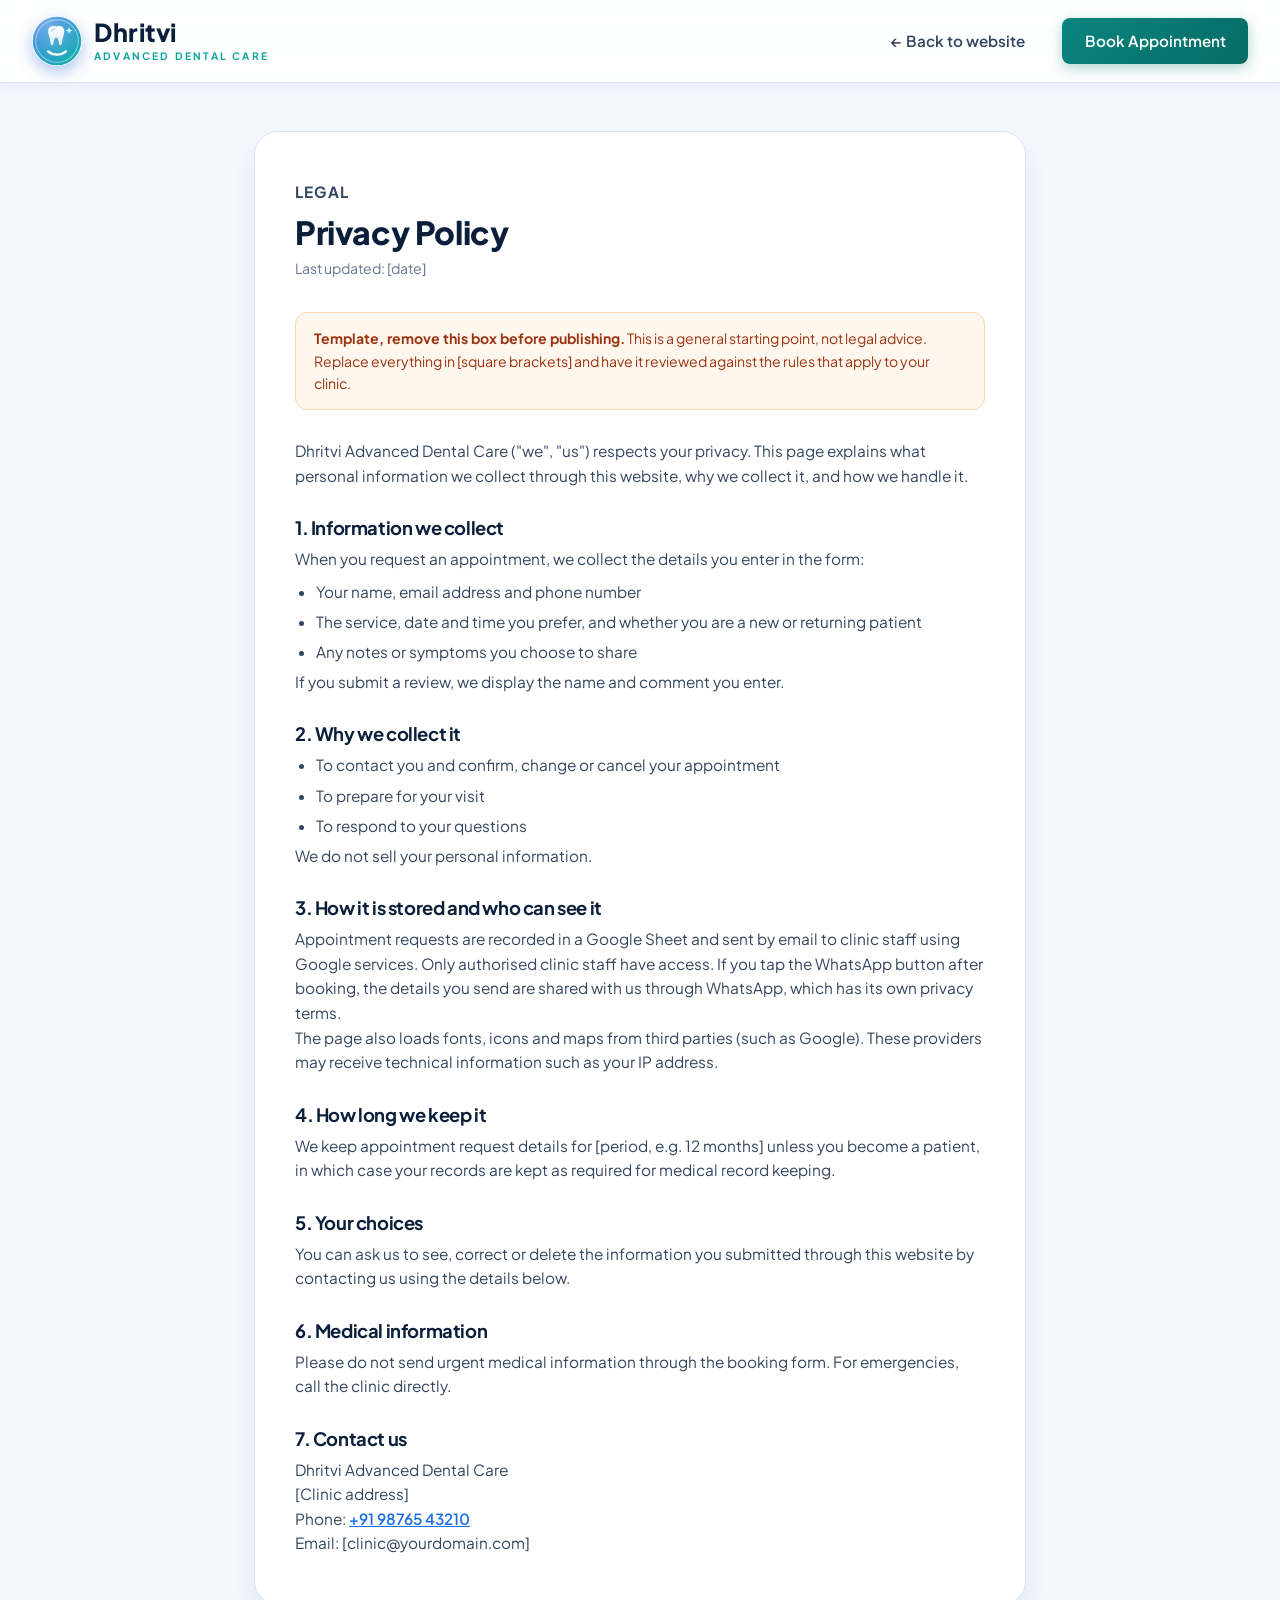
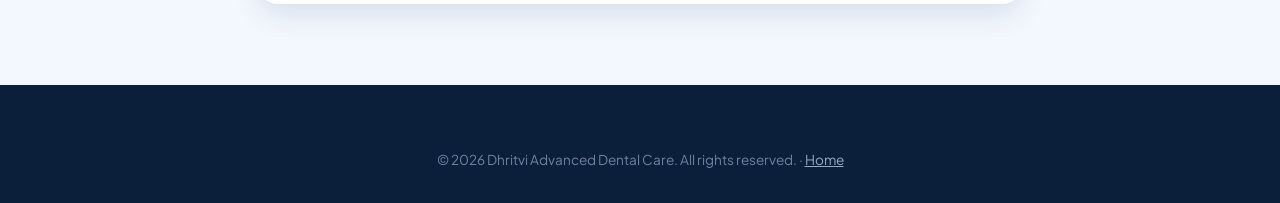
<file: privacy.html>
<!DOCTYPE html>
<html lang="en">

<head>
    <meta charset="UTF-8">
    <meta name="viewport" content="width=device-width, initial-scale=1.0">
    <title>Privacy Policy | Dhritvi Advanced Dental Care</title>
    <meta name="robots" content="noindex">
    <link rel="icon" type="image/svg+xml" href="images/logo.svg">
    <link rel="preconnect" href="https://fonts.googleapis.com">
    <link rel="preconnect" href="https://fonts.gstatic.com" crossorigin>
    <link href="https://fonts.googleapis.com/css2?family=Plus+Jakarta+Sans:wght@300;400;500;600;700;800&display=swap" rel="stylesheet">
    <link rel="stylesheet" href="https://cdnjs.cloudflare.com/ajax/libs/font-awesome/6.4.0/css/all.min.css">
    <link rel="stylesheet" href="css/01-base.css">
    <link rel="stylesheet" href="css/02-header.css">
    <link rel="stylesheet" href="css/03-hero.css">
    <link rel="stylesheet" href="css/04-stats-layout.css">
    <link rel="stylesheet" href="css/05-why-us.css">
    <link rel="stylesheet" href="css/06-services.css">
    <link rel="stylesheet" href="css/07-booking.css">
    <link rel="stylesheet" href="css/08-reviews-footer.css">
    <link rel="stylesheet" href="css/09-sections.css">
    <link rel="stylesheet" href="css/10-hero-extras.css">
    <link rel="stylesheet" href="css/11-why-us-journey.css">
    <link rel="stylesheet" href="css/12-mobile-menu.css">
    <link rel="stylesheet" href="css/13-why-us-3d.css">
    <link rel="stylesheet" href="css/14-home.css">
    <link rel="stylesheet" href="css/15-hero-media.css">
    <link rel="stylesheet" href="css/16-professional.css">
    <link rel="stylesheet" href="css/17-responsive.css">
    <link rel="stylesheet" href="css/18-phone-comfort.css">
    <style>
        .policy { max-width: 820px; margin: 3rem auto 5rem auto; padding: 0 1.5rem; }
        .policy-card { background: #fff; border: 1px solid var(--border-color); border-radius: 24px; box-shadow: var(--shadow-md); padding: 3rem 2.5rem; }
        .policy h2.section-title { text-align: left; font-size: 2rem; margin-bottom: 0.4rem; }
        .policy .updated { color: var(--text-muted); font-size: 0.88rem; margin-bottom: 2rem; }
        .policy h3 { color: var(--secondary); font-size: 1.15rem; margin: 1.8rem 0 0.5rem 0; }
        .policy p, .policy li { color: var(--text-main); font-size: 0.96rem; }
        .policy ul { margin: 0.5rem 0 0 1.3rem; }
        .policy li { margin-bottom: 0.35rem; }
        .policy a { color: var(--primary); font-weight: 600; }
        .policy .template-note { background: #fff7ed; border: 1px solid #fed7aa; color: #9a3412; border-radius: 12px; padding: 0.9rem 1.1rem; font-size: 0.88rem; margin-bottom: 1.8rem; }
        @media (max-width: 650px) { .policy-card { padding: 2rem 1.3rem; } }
    </style>
</head>

<body>
    <a class="skip-link" href="#main">Skip to main content</a>
    <header class="site-header" id="top">
        <a class="brand" href="index.html" aria-label="Dhritvi Advanced Dental Care, go to home page">
            <img class="brand-logo-img" src="images/logo.svg" alt="Dhritvi Advanced Dental Care logo" width="46" height="46">
            <span class="brand-text"><span class="brand-name">Dhritvi</span><span class="brand-sub">Advanced Dental Care</span></span>
        </a>
        <nav class="nav-links nav-simple" aria-label="Main navigation">
            <a href="index.html">&larr; Back to website</a>
            <a href="index.html#booking" class="nav-cta">Book Appointment</a>
        </nav>
    </header>

    <main class="policy" id="main">
        <div class="policy-card">
            <p class="section-subtitle" style="text-align:left;">Legal</p>
            <h2 class="section-title">Privacy Policy</h2>
            <p class="updated">Last updated: [date]</p>

            <div class="template-note">
                <strong>Template, remove this box before publishing.</strong> This is a general starting point, not legal advice.
                Replace everything in [square brackets] and have it reviewed against the rules that apply to your clinic.
            </div>

            <p>Dhritvi Advanced Dental Care ("we", "us") respects your privacy. This page explains what personal information we collect through this website, why we collect it, and how we handle it.</p>

            <h3>1. Information we collect</h3>
            <p>When you request an appointment, we collect the details you enter in the form:</p>
            <ul>
                <li>Your name, email address and phone number</li>
                <li>The service, date and time you prefer, and whether you are a new or returning patient</li>
                <li>Any notes or symptoms you choose to share</li>
            </ul>
            <p>If you submit a review, we display the name and comment you enter.</p>

            <h3>2. Why we collect it</h3>
            <ul>
                <li>To contact you and confirm, change or cancel your appointment</li>
                <li>To prepare for your visit</li>
                <li>To respond to your questions</li>
            </ul>
            <p>We do not sell your personal information.</p>

            <h3>3. How it is stored and who can see it</h3>
            <p>Appointment requests are recorded in a Google Sheet and sent by email to clinic staff using Google services. Only authorised clinic staff have access. If you tap the WhatsApp button after booking, the details you send are shared with us through WhatsApp, which has its own privacy terms.</p>
            <p>The page also loads fonts, icons and maps from third parties (such as Google). These providers may receive technical information such as your IP address.</p>

            <h3>4. How long we keep it</h3>
            <p>We keep appointment request details for [period, e.g. 12 months] unless you become a patient, in which case your records are kept as required for medical record keeping.</p>

            <h3>5. Your choices</h3>
            <p>You can ask us to see, correct or delete the information you submitted through this website by contacting us using the details below.</p>

            <h3>6. Medical information</h3>
            <p>Please do not send urgent medical information through the booking form. For emergencies, call the clinic directly.</p>

            <h3>7. Contact us</h3>
            <p>
                Dhritvi Advanced Dental Care<br>
                [Clinic address]<br>
                Phone: <a href="tel:+919876543210">+91 98765 43210</a><br>
                Email: [clinic@yourdomain.com]
            </p>
        </div>
    </main>

    <footer class="site-footer" id="footer" style="margin-top:0;">
        <div class="footer-bottom" style="margin-top:0;">
            <p>&copy; 2026 Dhritvi Advanced Dental Care. All rights reserved. &middot; <a href="index.html" class="footer-legal">Home</a></p>
        </div>
    </footer>
</body>

</html>
</file>
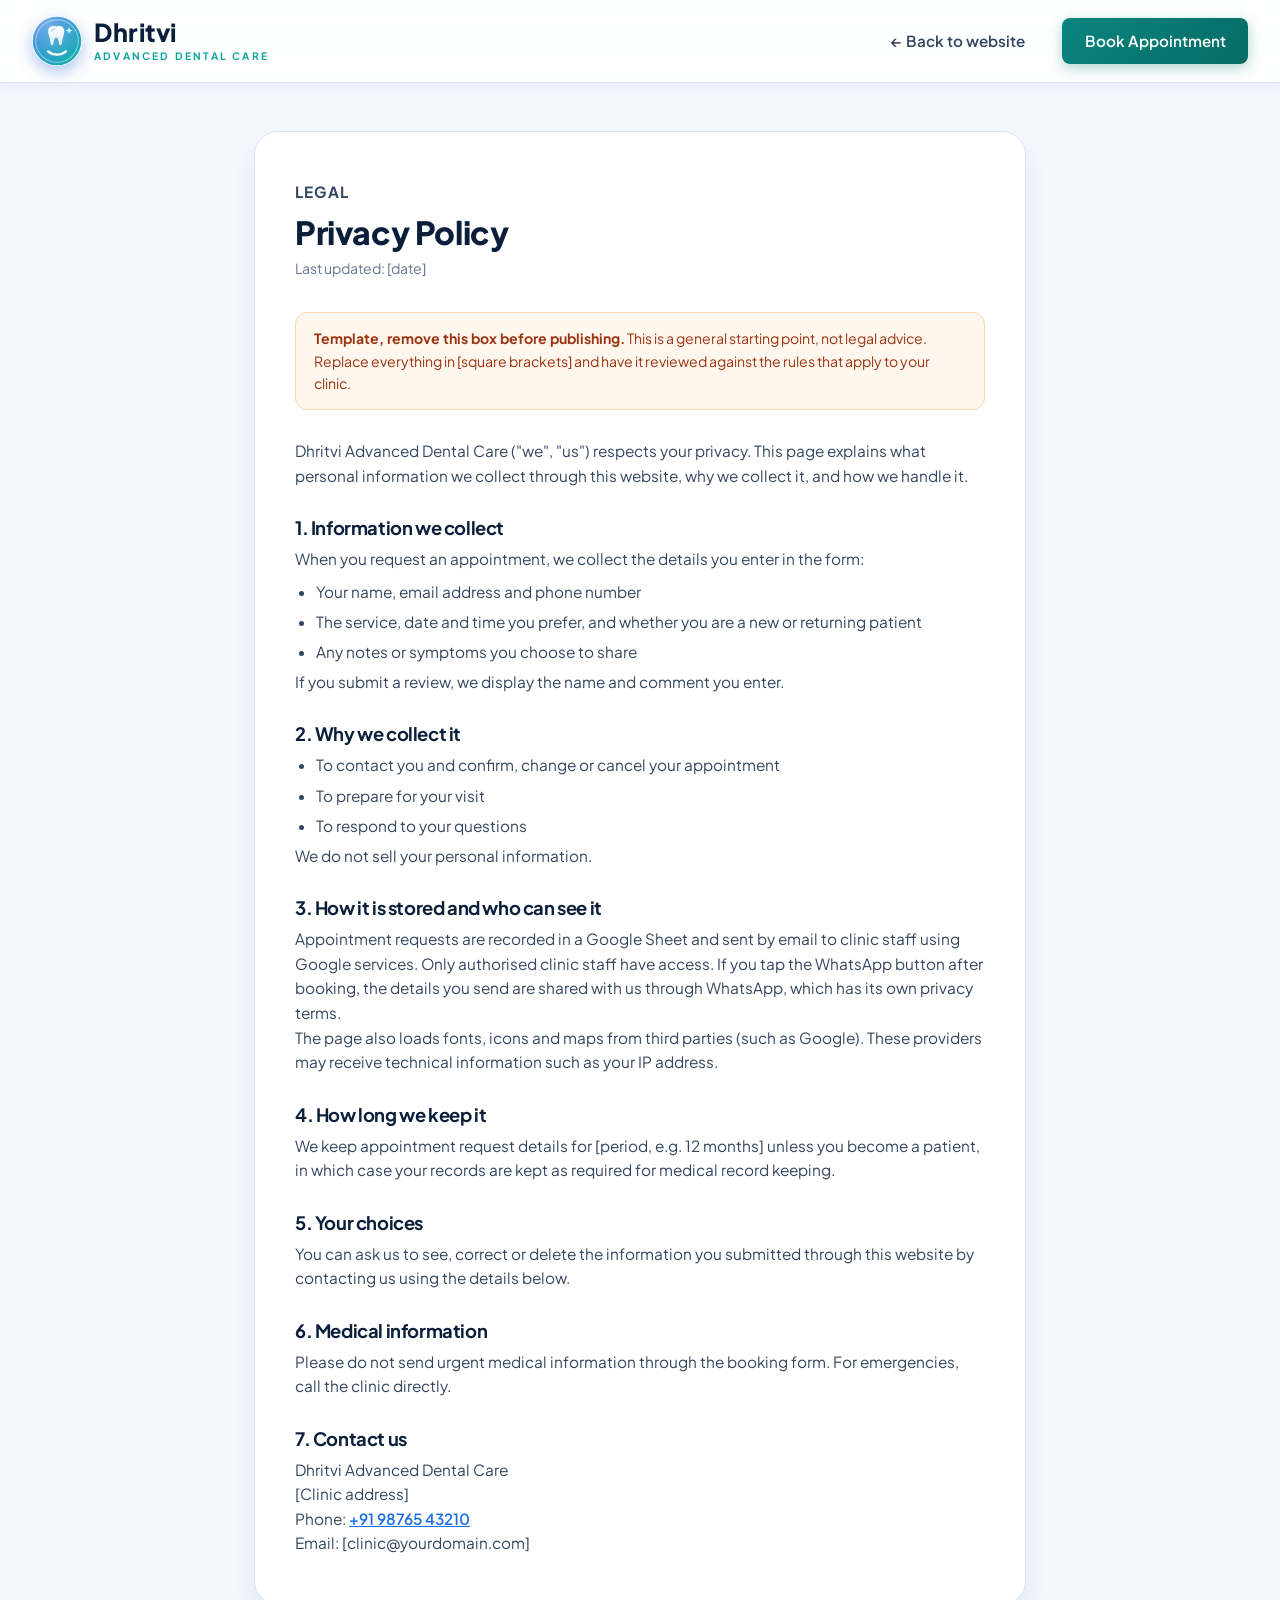
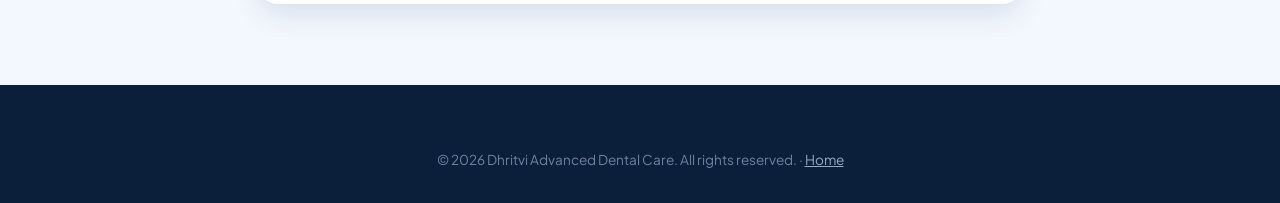
<file: single-file/privacy.html>
<!DOCTYPE html>
<html lang="en">

<head>
    <meta charset="UTF-8">
    <meta name="viewport" content="width=device-width, initial-scale=1.0">
    <title>Privacy Policy | Dhritvi Advanced Dental Care</title>
    <meta name="robots" content="noindex">
    <link rel="icon" type="image/svg+xml" href="[data-uri]">
    <link rel="preconnect" href="https://fonts.googleapis.com">
    <link rel="preconnect" href="https://fonts.gstatic.com" crossorigin>
    <link href="https://fonts.googleapis.com/css2?family=Plus+Jakarta+Sans:wght@300;400;500;600;700;800&display=swap" rel="stylesheet">
    <link rel="stylesheet" href="https://cdnjs.cloudflare.com/ajax/libs/font-awesome/6.4.0/css/all.min.css">
<style>
/* Colour tokens, reset, page background */
/* ===== NEW COLOR SYSTEM =====
   Navy  = trust / professionalism   (#0b1f3a)
   Blue  = primary brand + buttons    (#1d6fe8)
   Aqua  = fresh / hygiene accent     (#22d3c5)
   Teal  = call-to-action buttons     (#0a857f)
   Ice   = soft backgrounds           (#f3f8ff / #e3efff)
*/
:root {
    --primary: #1d6fe8;
    --primary-dark: #1553b8;
    --primary-light: #e3efff;
    --accent: #22d3c5;
    --accent-dark: #0ea5a0;
    --cta: #0a857f;
    --cta-dark: #066b66;
    --secondary: #0b1f3a;
    --text-main: #33465f;
    --text-muted: #66788f;
    --bg-main: #f3f8ff;
    --bg-card: #ffffff;
    --border-color: #dbe6f3;
    --radius-lg: 20px;
    --radius-md: 12px;
    --shadow-sm: 0 4px 12px rgba(11, 31, 58, 0.05);
    --shadow-md: 0 14px 30px -6px rgba(11, 31, 58, 0.12);
    --shadow-lg: 0 20px 40px -10px rgba(29, 111, 232, 0.28);
}

* {
    box-sizing: border-box;
    margin: 0;
    padding: 0;
    font-family: 'Plus Jakarta Sans', sans-serif;
    scroll-behavior: smooth;
}

body {
    background-color: var(--bg-main);
    color: var(--text-main);
    line-height: 1.6;
    overflow-x: hidden;
}


/* Site header and desktop navigation */
/* Site Header */
.site-header {
    background-color: rgba(255, 255, 255, 0.92);
    backdrop-filter: blur(12px);
    padding: 1rem 2rem;
    display: flex;
    justify-content: space-between;
    align-items: center;
    position: sticky;
    top: 0;
    z-index: 1000;
    box-shadow: var(--shadow-sm);
    border-bottom: 1px solid rgba(219, 230, 243, 0.9);
}

.brand-container { display: flex; align-items: center; gap: 12px; }

.brand-logo {
    width: 44px;
    height: 44px;
    background: linear-gradient(135deg, var(--primary), var(--accent));
    border-radius: 12px;
    display: flex;
    align-items: center;
    justify-content: center;
    color: white;
    font-size: 1.3rem;
    box-shadow: 0 4px 12px rgba(29, 111, 232, 0.3);
    transition: transform 0.3s ease;
}

.brand-container:hover .brand-logo { transform: rotate(-8deg) scale(1.05); }

.brand-title {
    font-size: 1.35rem;
    font-weight: 800;
    color: var(--secondary);
    letter-spacing: -0.5px;
}

.brand-title span { color: var(--primary); }

.nav-links { display: flex; align-items: center; gap: 1.5rem; }

.nav-links a {
    position: relative;
    color: var(--text-main);
    text-decoration: none;
    font-weight: 600;
    font-size: 0.95rem;
    padding: 0.5rem 0.8rem;
    border-radius: 8px;
    transition: all 0.3s cubic-bezier(0.4, 0, 0.2, 1);
}

.nav-links a:not(.nav-cta):hover {
    color: var(--primary-dark);
    background-color: var(--primary-light);
}

.nav-links a:not(.nav-cta)::after {
    content: '';
    position: absolute;
    bottom: 2px;
    left: 50%;
    width: 0;
    height: 2.5px;
    background: linear-gradient(90deg, var(--primary), var(--accent));
    border-radius: 4px;
    transition: all 0.3s cubic-bezier(0.4, 0, 0.2, 1);
    transform: translateX(-50%);
}

.nav-links a:not(.nav-cta):hover::after { width: 70%; }

/* Coral CTA stands out against the blue/navy */
.nav-cta {
    background: linear-gradient(135deg, var(--cta), var(--cta-dark));
    color: white !important;
    padding: 0.65rem 1.4rem !important;
    border-radius: var(--radius-md);
    box-shadow: 0 4px 14px rgba(10, 133, 127, 0.35);
    transition: all 0.3s cubic-bezier(0.4, 0, 0.2, 1) !important;
}

.nav-cta:hover {
    transform: translateY(-3px) scale(1.03);
    box-shadow: 0 8px 22px rgba(10, 133, 127, 0.5);
}


/* Hero section and main buttons */
/* Hero */
.hero {
    background: linear-gradient(180deg, rgba(11, 31, 58, 0.82) 0%, rgba(11, 31, 58, 0.68) 100%),
                url('https://images.unsplash.com/photo-1629909613654-28e377c37b09?auto=format&fit=crop&q=80&w=1920') center/cover no-repeat;
    padding: 7rem 2rem 8rem 2rem;
    text-align: center;
    position: relative;
    display: flex;
    justify-content: center;
    align-items: center;
}

.hero-glass-card {
    background: rgba(255, 255, 255, 0.12);
    backdrop-filter: blur(16px);
    -webkit-backdrop-filter: blur(16px);
    border: 1px solid rgba(255, 255, 255, 0.25);
    padding: 3.5rem 2.5rem;
    border-radius: 28px;
    max-width: 850px;
    box-shadow: 0 30px 60px rgba(0, 0, 0, 0.35);
    transition: transform 0.4s ease, border-color 0.4s ease;
}

.hero-glass-card:hover { border-color: rgba(255, 255, 255, 0.45); transform: translateY(-4px); }

.hero-badge {
    display: inline-flex;
    align-items: center;
    gap: 8px;
    background: rgba(34, 211, 197, 0.18);
    color: #7ff0e6;
    padding: 0.45rem 1.2rem;
    border-radius: 50px;
    font-size: 0.88rem;
    font-weight: 700;
    margin-bottom: 1.5rem;
    border: 1px solid rgba(34, 211, 197, 0.45);
    letter-spacing: 0.5px;
}

.hero h1 {
    font-size: 3.4rem;
    font-weight: 800;
    color: #ffffff;
    line-height: 1.15;
    margin: 0 auto 1.2rem auto;
    letter-spacing: -1px;
    text-shadow: 0 2px 10px rgba(0, 0, 0, 0.2);
}

.hero h1 span {
    background: linear-gradient(135deg, #5eead4, #7cb4ff);
    -webkit-background-clip: text;
    background-clip: text;
    -webkit-text-fill-color: transparent;
}

.hero p {
    font-size: 1.18rem;
    color: #e2ecf8;
    max-width: 640px;
    margin: 0 auto 2.5rem auto;
}

.hero-btns { display: flex; justify-content: center; gap: 1.2rem; flex-wrap: wrap; }

.btn-primary {
    background: linear-gradient(135deg, var(--cta), var(--cta-dark));
    color: white;
    padding: 1rem 2.2rem;
    font-weight: 700;
    text-decoration: none;
    border: none;
    cursor: pointer;
    border-radius: var(--radius-md);
    box-shadow: 0 10px 25px rgba(10, 133, 127, 0.4);
    transition: all 0.3s cubic-bezier(0.4, 0, 0.2, 1);
    display: inline-flex;
    align-items: center;
    gap: 10px;
}

.btn-primary:hover {
    transform: translateY(-4px) scale(1.02);
    box-shadow: 0 20px 35px rgba(10, 133, 127, 0.5);
}

.btn-secondary {
    background: rgba(255, 255, 255, 0.15);
    color: white;
    padding: 1rem 2.2rem;
    font-weight: 700;
    text-decoration: none;
    border-radius: var(--radius-md);
    border: 1px solid rgba(255, 255, 255, 0.3);
    backdrop-filter: blur(8px);
    transition: all 0.3s cubic-bezier(0.4, 0, 0.2, 1);
}

.btn-secondary:hover { background: rgba(255, 255, 255, 0.3); border-color: white; transform: translateY(-4px); }


/* Stats strip, container, section titles */
/* Stats */
.stats-banner {
    max-width: 950px;
    margin: -3.5rem auto 4rem auto;
    background: white;
    border-radius: var(--radius-lg);
    padding: 2rem;
    display: grid;
    grid-template-columns: repeat(3, 1fr);
    gap: 1.5rem;
    box-shadow: 0 20px 40px rgba(11, 31, 58, 0.12);
    border: 1px solid var(--border-color);
    position: relative;
    z-index: 10;
}

.stat-item {
    text-align: center;
    border-right: 1px solid var(--border-color);
    transition: transform 0.3s ease;
    padding: 0.5rem 0;
}

.stat-item:hover { transform: translateY(-4px); }
.stat-item:last-child { border-right: none; }

.stat-number {
    font-size: 2.3rem;
    font-weight: 800;
    background: linear-gradient(135deg, var(--primary), var(--accent-dark));
    -webkit-background-clip: text;
    background-clip: text;
    -webkit-text-fill-color: transparent;
}

.stat-label { font-size: 0.9rem; color: var(--text-muted); font-weight: 600; }

.container { max-width: 1100px; margin: 0 auto 4rem auto; padding: 0 1.5rem; }

.section-header { text-align: center; margin-bottom: 3rem; }

.section-subtitle {
    color: var(--primary);
    font-weight: 700;
    text-transform: uppercase;
    font-size: 0.85rem;
    letter-spacing: 1px;
    margin-bottom: 0.5rem;
}

.section-title { font-size: 2.2rem; font-weight: 800; color: var(--secondary); letter-spacing: -0.5px; }


/* Why Us: intro and feature list */
/* ===== WHY US (intro + numbered feature list) ===== */
.why-wrap {
    display: grid;
    grid-template-columns: 1fr 1.25fr;
    gap: 4rem;
    align-items: center;
    margin-bottom: 5rem;
}

.why-intro .section-subtitle { text-align: left; }

.why-intro h2 {
    font-size: 2.5rem;
    font-weight: 800;
    color: var(--secondary);
    line-height: 1.15;
    letter-spacing: -0.8px;
    margin-bottom: 1.1rem;
}

.why-intro h2 span { color: var(--primary); }

.why-intro p { color: var(--text-muted); margin-bottom: 1.5rem; max-width: 460px; }

.why-checks { list-style: none; margin-bottom: 1.8rem; }

.why-checks li {
    display: flex;
    align-items: center;
    gap: 10px;
    font-weight: 600;
    color: var(--secondary);
    margin-bottom: 0.7rem;
    font-size: 0.95rem;
}

.why-checks li i {
    width: 22px;
    height: 22px;
    border-radius: 50%;
    background: var(--accent);
    color: var(--secondary);
    font-size: 0.65rem;
    display: flex;
    align-items: center;
    justify-content: center;
    flex-shrink: 0;
}

.why-link {
    display: inline-flex;
    align-items: center;
    gap: 8px;
    color: var(--primary);
    font-weight: 700;
    text-decoration: none;
    transition: gap 0.3s ease;
}

.why-link:hover { gap: 14px; }

.why-list {
    counter-reset: why;
    background: #fff;
    border: 1px solid var(--border-color);
    border-radius: 24px;
    box-shadow: var(--shadow-md);
    padding: 0.6rem 2rem;
}

.why-item {
    counter-increment: why;
    display: grid;
    grid-template-columns: 56px 1fr auto;
    gap: 1.3rem;
    align-items: center;
    padding: 1.5rem 0;
    border-bottom: 1px solid var(--border-color);
    transition: transform 0.3s ease;
}

.why-item:last-child { border-bottom: none; }

.why-item::after {
    content: "0" counter(why);
    font-size: 2rem;
    font-weight: 800;
    line-height: 1;
    color: var(--primary-light);
    transition: color 0.3s ease;
}

.why-item:hover { transform: translateX(6px); }
.why-item:hover::after { color: var(--accent); }

.why-icon {
    width: 56px;
    height: 56px;
    border-radius: 16px;
    background: var(--primary-light);
    color: var(--primary);
    display: flex;
    align-items: center;
    justify-content: center;
    font-size: 1.35rem;
    transition: all 0.3s ease;
}

.why-item:hover .why-icon {
    background: linear-gradient(135deg, var(--primary), var(--accent));
    color: #fff;
    transform: rotate(-6deg) scale(1.06);
}

.why-text h3 { color: var(--secondary); font-size: 1.1rem; font-weight: 700; margin-bottom: 0.25rem; }
.why-text p { color: var(--text-muted); font-size: 0.92rem; margin: 0; }


/* Services filter and cards */
/* ===== SERVICES (filter tabs + accent-strip cards) ===== */
.filter-bar {
    display: flex;
    justify-content: center;
    flex-wrap: wrap;
    gap: 10px;
    margin-bottom: 2.5rem;
}

.filter-btn {
    background: white;
    border: 1.5px solid var(--border-color);
    color: var(--text-main);
    padding: 0.6rem 1.3rem;
    border-radius: 50px;
    font-weight: 700;
    font-size: 0.88rem;
    cursor: pointer;
    transition: all 0.25s ease;
}

.filter-btn:hover { border-color: var(--primary); color: var(--primary); }

.filter-btn.active {
    background: var(--secondary);
    border-color: var(--secondary);
    color: white;
    box-shadow: 0 6px 16px rgba(11, 31, 58, 0.25);
}

.services-grid {
    display: grid;
    grid-template-columns: repeat(auto-fit, minmax(320px, 1fr));
    gap: 1.8rem;
    margin-bottom: 5rem;
}

.service-card {
    background: var(--bg-card);
    border-radius: var(--radius-lg);
    padding: 2rem;
    box-shadow: var(--shadow-sm);
    border: 1px solid var(--border-color);
    border-top: 5px solid var(--primary);
    display: flex;
    flex-direction: column;
    justify-content: space-between;
    transition: all 0.35s cubic-bezier(0.4, 0, 0.2, 1);
    animation: fadeUp 0.45s ease both;
}

/* each category gets its own accent color */
.service-card[data-cat="Preventive"]   { border-top-color: var(--primary); }
.service-card[data-cat="Hygiene"]      { border-top-color: var(--accent); }
.service-card[data-cat="Therapy"]      { border-top-color: #123a73; }
.service-card[data-cat="Cosmetic"]     { border-top-color: var(--cta); }
.service-card[data-cat="Restorative"]  { border-top-color: #0ea5a0; }
.service-card[data-cat="Orthodontics"] { border-top-color: #3b8bff; }

@keyframes fadeUp {
    from { opacity: 0; transform: translateY(14px); }
    to { opacity: 1; transform: translateY(0); }
}

.service-card:hover { transform: translateY(-8px); box-shadow: var(--shadow-md); }

.service-header-icon { display: flex; justify-content: space-between; align-items: center; margin-bottom: 1.2rem; }

.service-icon {
    width: 52px;
    height: 52px;
    background: var(--primary-light);
    color: var(--primary);
    border-radius: 12px;
    display: flex;
    align-items: center;
    justify-content: center;
    font-size: 1.3rem;
    transition: all 0.3s ease;
}

.service-card:hover .service-icon { transform: scale(1.1); background: var(--secondary); color: white; }

.service-tag {
    font-size: 0.75rem;
    font-weight: 700;
    background: var(--bg-main);
    color: var(--secondary);
    padding: 0.3rem 0.75rem;
    border-radius: 20px;
    border: 1px solid var(--border-color);
}

.service-card h3 { color: var(--secondary); font-size: 1.3rem; font-weight: 700; margin-bottom: 0.6rem; }
.service-card p { color: var(--text-muted); font-size: 0.95rem; margin-bottom: 1.5rem; }

.service-meta {
    display: flex;
    align-items: center;
    gap: 1rem;
    padding-top: 1rem;
    border-top: 1px dashed var(--border-color);
    margin-bottom: 1.2rem;
    font-size: 0.85rem;
    color: var(--text-muted);
    font-weight: 600;
}

.service-meta i { color: var(--accent-dark); margin-right: 4px; }

.service-book-btn {
    background-color: var(--primary-light);
    color: var(--primary-dark);
    border: none;
    padding: 0.85rem 1rem;
    border-radius: var(--radius-md);
    font-weight: 700;
    cursor: pointer;
    width: 100%;
    transition: all 0.3s ease;
    display: flex;
    align-items: center;
    justify-content: center;
    gap: 8px;
}

.service-book-btn i { transition: transform 0.3s ease; }

.service-book-btn:hover {
    background-color: var(--primary);
    color: white;
    box-shadow: 0 6px 16px rgba(29, 111, 232, 0.35);
}

.service-book-btn:hover i { transform: translateX(5px); }


/* Booking section and form */
/* ===== BOOKING (split: dark info panel + form) ===== */
.booking-section {
    display: grid;
    grid-template-columns: 0.85fr 1.5fr;
    background: white;
    border-radius: 26px;
    box-shadow: var(--shadow-lg);
    border: 1px solid var(--border-color);
    overflow: hidden;
    margin-bottom: 5rem;
}

.booking-info {
    background: linear-gradient(160deg, var(--secondary) 0%, #123a73 100%);
    color: #d6e4f5;
    padding: 3rem 2.2rem;
    position: relative;
    overflow: hidden;
}

.booking-info::after {
    content: '';
    position: absolute;
    width: 260px; height: 260px;
    right: -90px; bottom: -90px;
    border-radius: 50%;
    background: radial-gradient(circle, rgba(34, 211, 197, 0.35), transparent 70%);
}

.booking-info .section-subtitle { color: var(--accent); }
.booking-info h2 { color: white; font-size: 1.9rem; font-weight: 800; line-height: 1.2; margin-bottom: 0.8rem; }
.booking-info > p { font-size: 0.95rem; margin-bottom: 2rem; color: #b5c8de; }

.booking-steps { list-style: none; margin-bottom: 2rem; position: relative; z-index: 1; }

.booking-steps li { display: flex; gap: 14px; margin-bottom: 1.2rem; align-items: flex-start; }

.step-dot {
    width: 34px;
    height: 34px;
    border-radius: 50%;
    background: rgba(34, 211, 197, 0.18);
    border: 1px solid var(--accent);
    color: var(--accent);
    font-weight: 800;
    font-size: 0.9rem;
    display: flex;
    align-items: center;
    justify-content: center;
    flex-shrink: 0;
}

.booking-steps strong { display: block; color: white; font-size: 0.95rem; }
.booking-steps span { font-size: 0.85rem; color: #9fb6d0; }

.booking-contact {
    position: relative;
    z-index: 1;
    padding-top: 1.4rem;
    border-top: 1px solid rgba(255, 255, 255, 0.15);
    font-size: 0.9rem;
}

.booking-contact div { margin-bottom: 0.6rem; display: flex; gap: 10px; align-items: center; }
.booking-contact i { color: var(--accent); width: 18px; }

.booking-form-wrap { padding: 3rem 2.8rem; }
.booking-form-wrap h3 { color: var(--secondary); font-size: 1.4rem; font-weight: 800; margin-bottom: 0.3rem; }
.booking-form-wrap .form-intro { color: var(--text-muted); font-size: 0.9rem; margin-bottom: 1.8rem; }

.form-group { margin-bottom: 1.4rem; }

.form-group label {
    display: block;
    margin-bottom: 0.5rem;
    font-weight: 700;
    color: var(--secondary);
    font-size: 0.88rem;
}

.input-wrapper { position: relative; }

.input-wrapper i {
    position: absolute;
    left: 1rem;
    top: 50%;
    transform: translateY(-50%);
    color: var(--text-muted);
    font-size: 1rem;
}

.form-group input,
.form-group select,
.form-group textarea {
    width: 100%;
    padding: 0.9rem 1rem 0.9rem 2.8rem;
    border: 1.5px solid var(--border-color);
    border-radius: var(--radius-md);
    font-size: 0.95rem;
    color: var(--secondary);
    background-color: #f7faff;
    transition: all 0.2s ease;
    outline: none;
}

.form-group textarea { resize: vertical; min-height: 100px; }

.form-group input:focus,
.form-group select:focus,
.form-group textarea:focus {
    border-color: var(--primary);
    background-color: #ffffff;
    box-shadow: 0 0 0 4px rgba(29, 111, 232, 0.12);
}

.form-row { display: flex; gap: 1.4rem; }
.form-row .form-group { flex: 1; }

/* patient type toggle */
.patient-type { display: flex; gap: 10px; }

.patient-type label {
    flex: 1;
    margin: 0;
    cursor: pointer;
}

.patient-type input { display: none; }

.patient-type span {
    display: flex;
    align-items: center;
    justify-content: center;
    gap: 8px;
    padding: 0.8rem;
    border: 1.5px solid var(--border-color);
    border-radius: var(--radius-md);
    font-weight: 700;
    font-size: 0.9rem;
    color: var(--text-main);
    background: #f7faff;
    transition: all 0.2s ease;
}

.patient-type input:checked + span {
    border-color: var(--primary);
    background: var(--primary-light);
    color: var(--primary-dark);
}

.slot-label { display: flex; justify-content: space-between; align-items: center; }
.slot-subtitle { font-size: 0.8rem; color: var(--text-muted); font-weight: 500; }

.slot-group-title {
    font-size: 0.78rem;
    font-weight: 800;
    text-transform: uppercase;
    letter-spacing: 0.8px;
    color: var(--text-muted);
    margin: 0.9rem 0 0.5rem 0;
    display: flex;
    align-items: center;
    gap: 8px;
}

.slot-group-title i { color: var(--cta); }

.time-slots { display: grid; grid-template-columns: repeat(auto-fill, minmax(120px, 1fr)); gap: 10px; }

.slot-btn {
    padding: 0.75rem 0.5rem;
    background-color: #f7faff;
    border: 1.5px solid var(--border-color);
    border-radius: var(--radius-md);
    cursor: pointer;
    text-align: center;
    font-size: 0.88rem;
    font-weight: 700;
    color: var(--text-main);
    transition: all 0.2s ease;
}

.slot-btn:hover {
    border-color: var(--primary);
    color: var(--primary-dark);
    background-color: var(--primary-light);
    transform: translateY(-2px);
}

.slot-btn.selected {
    background-color: var(--primary);
    color: #ffffff;
    border-color: var(--primary);
    box-shadow: 0 4px 12px rgba(29, 111, 232, 0.35);
}

.submit-btn {
    width: 100%;
    padding: 1.1rem;
    background: linear-gradient(135deg, var(--cta), var(--cta-dark));
    color: white;
    border: none;
    border-radius: var(--radius-md);
    font-size: 1.05rem;
    font-weight: 800;
    cursor: pointer;
    margin-top: 1rem;
    box-shadow: 0 14px 28px -8px rgba(10, 133, 127, 0.55);
    transition: all 0.3s ease;
    display: flex;
    align-items: center;
    justify-content: center;
    gap: 10px;
}

.submit-btn:hover { transform: translateY(-3px); box-shadow: 0 22px 34px -10px rgba(10, 133, 127, 0.6); }

.form-note { text-align: center; font-size: 0.8rem; color: var(--text-muted); margin-top: 0.9rem; }
.form-note i { color: var(--accent-dark); }

.confirmation-message {
    display: none;
    margin-top: 1.5rem;
    padding: 1.2rem;
    background-color: #ecfdf8;
    color: #0b6b5c;
    border: 1px solid #a7ecdc;
    border-radius: var(--radius-md);
    text-align: center;
    font-weight: 700;
}


/* Reviews and footer */
/* Reviews */
.reviews-section {
    background: white;
    padding: 3rem 2.5rem;
    border-radius: 24px;
    box-shadow: var(--shadow-md);
    border: 1px solid var(--border-color);
}

.star-rating-input { display: flex; gap: 8px; font-size: 1.4rem; color: #cbd5e1; cursor: pointer; margin-top: 0.3rem; }
.star-rating-input i.active { color: #f5b83d; }

.reviews-grid {
    display: grid;
    grid-template-columns: repeat(auto-fit, minmax(300px, 1fr));
    gap: 1.8rem;
    margin-top: 2rem;
}

.review-card {
    background: var(--bg-main);
    border-radius: var(--radius-lg);
    padding: 1.8rem;
    border: 1px solid var(--border-color);
    display: flex;
    flex-direction: column;
    justify-content: space-between;
    transition: all 0.3s ease;
}

.review-card:hover { transform: translateY(-5px); box-shadow: var(--shadow-md); border-left: 4px solid var(--primary); }

.stars { color: #f5b83d; font-size: 0.9rem; margin-bottom: 0.8rem; }
.review-text { color: var(--text-main); font-size: 0.95rem; font-style: italic; margin-bottom: 1.2rem; line-height: 1.6; }
.reviewer-info { display: flex; align-items: center; gap: 12px; }

.reviewer-avatar {
    width: 42px;
    height: 42px;
    background: linear-gradient(135deg, var(--primary), var(--accent));
    color: white;
    border-radius: 50%;
    display: flex;
    align-items: center;
    justify-content: center;
    font-weight: 700;
    font-size: 0.95rem;
}

.reviewer-details h4 { color: var(--secondary); font-size: 0.95rem; font-weight: 700; }
.reviewer-details span { color: var(--text-muted); font-size: 0.8rem; }

/* Footer */
.site-footer { background-color: var(--secondary); color: #c3d3e6; padding: 4rem 2rem 2rem 2rem; margin-top: 5rem; }

.footer-content {
    max-width: 1100px;
    margin: 0 auto;
    display: grid;
    grid-template-columns: 1.5fr repeat(3, 1fr);
    gap: 3rem;
    padding-bottom: 3rem;
    border-bottom: 1px solid #1f3a5f;
}

.footer-brand p { margin-top: 1rem; font-size: 0.95rem; color: #93a9c3; line-height: 1.7; }
.footer-column h3 { color: white; font-size: 1.05rem; font-weight: 700; margin-bottom: 1.2rem; }
.footer-column ul { list-style: none; }
.footer-column ul li { margin-bottom: 0.8rem; }
.footer-column ul li a { color: #93a9c3; text-decoration: none; transition: color 0.2s ease; font-size: 0.95rem; }
.footer-column ul li a:hover { color: var(--accent); }

.social-links { display: flex; gap: 10px; margin-top: 1.5rem; }

.social-icon {
    width: 40px;
    height: 40px;
    background-color: #15305a;
    border-radius: 10px;
    display: flex;
    align-items: center;
    justify-content: center;
    color: white;
    text-decoration: none;
    transition: all 0.3s ease;
}

.social-icon:hover { background-color: var(--primary); transform: translateY(-4px); }

.footer-bottom { max-width: 1100px; margin: 2rem auto 0 auto; text-align: center; font-size: 0.85rem; color: #6c829e; }


/* Section backgrounds, doctor, consent, FAQ, contact, floating buttons */
/* ===== COMFORTABLE BACKGROUNDS (full-width section bands) ===== */
body {
    background-color: #f3f8ff;
}

.container { isolation: isolate; }

#features, #services, #booking { position: relative; }

#features, #services { padding: 4.5rem 0; }
#features { margin-bottom: 0; }
.why-wrap { margin-bottom: 0; }
.services-grid { margin-bottom: 0; }

/* Why Us: white band with soft aqua + blue glows */
#features::before {
    content: '';
    position: absolute;
    top: 0; bottom: 0;
    left: 50%;
    width: 100vw;
    transform: translateX(-50%);
    z-index: -1;
    background:
        radial-gradient(circle at 92% 12%, rgba(34, 211, 197, 0.16), transparent 40%),
        radial-gradient(circle at 6% 88%, rgba(29, 111, 232, 0.10), transparent 42%),
        #ffffff;
}

/* Services: soft blue tint with a faint dotted pattern */
#services::before {
    content: '';
    position: absolute;
    top: 0; bottom: 0;
    left: 50%;
    width: 100vw;
    transform: translateX(-50%);
    z-index: -1;
    background:
        radial-gradient(rgba(29, 111, 232, 0.10) 1.2px, transparent 1.2px) 0 0 / 26px 26px,
        #eef5ff;
}

/* Booking: light blue-to-aqua gradient band behind the white card */
.booking-section { overflow: visible; margin-top: 4.5rem; margin-bottom: 5rem; }

#booking::before {
    content: '';
    position: absolute;
    top: -3.5rem; bottom: -3.5rem;
    left: 50%;
    width: 100vw;
    transform: translateX(-50%);
    z-index: -1;
    background: linear-gradient(135deg, #e3efff 0%, #d9f8f4 100%);
}

.booking-info { border-radius: 26px 0 0 26px; }
.booking-form-wrap { border-radius: 0 26px 26px 0; background: #fff; }

@media (max-width: 960px) {
    .booking-info { border-radius: 26px 26px 0 0; }
    .booking-form-wrap { border-radius: 0 0 26px 26px; }
}

/* Cards sit cleanly on tinted backgrounds */
.service-card { background: #ffffff; }

/* ===== EMERGENCY BAR ===== */
.emergency-bar {
    background: var(--secondary);
    color: #e6eefb;
    text-align: center;
    font-size: 0.85rem;
    font-weight: 600;
    padding: 0.55rem 1rem;
    display: flex;
    justify-content: center;
    align-items: center;
    flex-wrap: wrap;
    gap: 0.5rem 0.9rem;
}

.emergency-bar > i { color: var(--cta); }

.emergency-bar a {
    color: #fff;
    background: var(--cta);
    padding: 0.25rem 0.8rem;
    border-radius: 50px;
    text-decoration: none;
    font-weight: 700;
    transition: background 0.2s ease;
}

.emergency-bar a:hover { background: var(--cta-dark); }

/* ===== DOCTOR PROFILE ===== */
#doctor { position: relative; padding: 4.5rem 0; }

#doctor::before {
    content: '';
    position: absolute;
    top: 0; bottom: 0;
    left: 50%;
    width: 100vw;
    transform: translateX(-50%);
    z-index: -1;
    background:
        radial-gradient(circle at 8% 15%, rgba(34, 211, 197, 0.14), transparent 40%),
        #ffffff;
}

.doctor-wrap {
    display: grid;
    grid-template-columns: 0.8fr 1.4fr;
    gap: 3.5rem;
    align-items: center;
}

.doctor-photo {
    aspect-ratio: 4 / 5;
    width: 100%;
    object-fit: cover;
    border-radius: 28px;
    background: linear-gradient(160deg, var(--primary-light), #d9f8f4);
    border: 1px solid var(--border-color);
    box-shadow: var(--shadow-md);
    display: flex;
    flex-direction: column;
    align-items: center;
    justify-content: center;
    gap: 0.8rem;
    color: var(--primary);
    font-weight: 700;
    font-size: 0.9rem;
}

.doctor-photo i { font-size: 5rem; opacity: 0.55; }

.doctor-role { color: var(--primary-dark); font-weight: 700; margin: 0.3rem 0 1rem 0; }
.doctor-bio { color: var(--text-muted); margin-bottom: 1.5rem; }

.doctor-facts {
    list-style: none;
    display: grid;
    grid-template-columns: repeat(2, 1fr);
    gap: 1rem;
    margin-bottom: 2rem;
}

.doctor-facts li {
    display: flex;
    gap: 12px;
    align-items: flex-start;
    background: var(--bg-main);
    border: 1px solid var(--border-color);
    border-radius: var(--radius-md);
    padding: 0.9rem 1rem;
}

.doctor-facts li > i {
    width: 36px;
    height: 36px;
    border-radius: 10px;
    background: var(--primary-light);
    color: var(--primary);
    display: flex;
    align-items: center;
    justify-content: center;
    flex-shrink: 0;
    font-size: 0.95rem;
}

.doctor-facts strong { display: block; color: var(--secondary); font-size: 0.88rem; }
.doctor-facts span { color: var(--text-muted); font-size: 0.85rem; }

/* ===== BOOKING CONSENT ===== */
.consent-row {
    display: flex;
    gap: 10px;
    align-items: flex-start;
    font-size: 0.85rem;
    font-weight: 500;
    color: var(--text-muted);
    cursor: pointer;
    margin-top: 0.4rem;
}

.consent-row input {
    width: 18px;
    height: 18px;
    margin-top: 2px;
    padding: 0;
    flex-shrink: 0;
    accent-color: var(--primary);
}

.consent-row a { color: var(--primary); font-weight: 700; }

/* ===== FAQ ===== */
.faq-section,
.contact-section {
    background: white;
    padding: 3rem 2.5rem;
    border-radius: 24px;
    box-shadow: var(--shadow-md);
    border: 1px solid var(--border-color);
    margin-top: 3rem;
}

.faq-list { max-width: 820px; margin: 0 auto; display: grid; gap: 0.8rem; }

.faq-item {
    background: var(--bg-main);
    border: 1px solid var(--border-color);
    border-radius: var(--radius-md);
    transition: border-color 0.2s ease, box-shadow 0.2s ease;
}

.faq-item[open] { border-color: var(--primary); box-shadow: var(--shadow-sm); background: #fff; }

.faq-item summary {
    cursor: pointer;
    list-style: none;
    padding: 1.1rem 3rem 1.1rem 1.3rem;
    font-weight: 700;
    color: var(--secondary);
    position: relative;
}

.faq-item summary::-webkit-details-marker { display: none; }

.faq-item summary::after {
    content: '+';
    position: absolute;
    right: 1.3rem;
    top: 50%;
    transform: translateY(-50%);
    width: 26px;
    height: 26px;
    border-radius: 50%;
    background: var(--primary-light);
    color: var(--primary);
    font-size: 1.1rem;
    line-height: 26px;
    text-align: center;
    transition: all 0.2s ease;
}

.faq-item[open] summary::after { content: '\2212'; background: var(--primary); color: #fff; }

.faq-item p { padding: 0 1.3rem 1.2rem 1.3rem; color: var(--text-muted); font-size: 0.95rem; }

/* ===== CONTACT & MAP ===== */
.contact-grid { display: grid; grid-template-columns: 1fr 1.3fr; gap: 2.5rem; align-items: stretch; }

.contact-details { display: flex; flex-direction: column; gap: 1.1rem; align-items: flex-start; }

.contact-item { display: flex; gap: 14px; align-items: flex-start; }

.contact-item > i {
    width: 42px;
    height: 42px;
    border-radius: 12px;
    background: var(--primary-light);
    color: var(--primary);
    display: flex;
    align-items: center;
    justify-content: center;
    flex-shrink: 0;
}

.contact-item strong { display: block; color: var(--secondary); font-size: 0.92rem; }
.contact-item span { color: var(--text-muted); font-size: 0.92rem; }
.contact-item a { color: var(--primary); font-weight: 700; text-decoration: none; }
.contact-item a:hover { text-decoration: underline; }

.map-frame {
    min-height: 340px;
    border-radius: var(--radius-lg);
    overflow: hidden;
    border: 1px solid var(--border-color);
    box-shadow: var(--shadow-sm);
}

.map-frame iframe { width: 100%; height: 100%; min-height: 340px; border: 0; display: block; }

/* ===== FLOATING CALL + WHATSAPP ===== */
.float-actions {
    position: fixed;
    right: 18px;
    bottom: 18px;
    z-index: 900;
    display: flex;
    flex-direction: column;
    gap: 12px;
}

.float-btn {
    width: 54px;
    height: 54px;
    border-radius: 50%;
    display: flex;
    align-items: center;
    justify-content: center;
    color: #fff;
    font-size: 1.5rem;
    text-decoration: none;
    box-shadow: 0 10px 24px rgba(11, 31, 58, 0.28);
    transition: transform 0.25s ease, box-shadow 0.25s ease;
}

.float-btn:hover { transform: translateY(-4px) scale(1.06); box-shadow: 0 14px 28px rgba(11, 31, 58, 0.35); }
.float-wa { background: #25d366; }
.float-call { background: var(--primary); font-size: 1.25rem; }

/* ===== FOOTER LEGAL LINK ===== */
.footer-legal { color: #93a9c3; text-decoration: underline; }
.footer-legal:hover { color: var(--accent); }


/* Hero graphics and badge */
/* ===== HERO GRAPHICS + BADGE ===== */
.hero { overflow: hidden; }

.hero-glass-card { position: relative; z-index: 2; }

.hero-deco { position: absolute; inset: 0; z-index: 1; pointer-events: none; }

.blob { position: absolute; border-radius: 50%; filter: blur(60px); opacity: 0.55; }
.blob-1 { width: 360px; height: 360px; background: #22d3c5; top: -120px; left: -90px; opacity: 0.35; }
.blob-2 { width: 420px; height: 420px; background: #1d6fe8; bottom: -170px; right: -110px; opacity: 0.45; }

.bubble {
    position: absolute;
    border-radius: 50%;
    border: 1.5px solid rgba(255, 255, 255, 0.35);
    background: radial-gradient(circle at 30% 30%, rgba(255, 255, 255, 0.35), rgba(255, 255, 255, 0.04));
    animation: floaty 9s ease-in-out infinite;
}
.b1 { width: 26px; height: 26px; left: 12%; top: 18%; }
.b2 { width: 14px; height: 14px; left: 20%; bottom: 22%; animation-delay: -3s; }
.b3 { width: 20px; height: 20px; right: 16%; top: 14%; animation-delay: -5s; }
.b4 { width: 12px; height: 12px; right: 24%; bottom: 16%; animation-delay: -7s; }

.deco-tooth { position: absolute; filter: drop-shadow(0 18px 30px rgba(0, 0, 0, 0.28)); animation: floaty 7s ease-in-out infinite; }
.deco-tooth svg { width: 100%; height: auto; display: block; }
.deco-tooth-1 { width: 120px; left: 5%; bottom: 14%; transform: rotate(-14deg); opacity: 0.95; }
.deco-tooth-2 { width: 76px; right: 7%; top: 14%; transform: rotate(12deg); opacity: 0.9; animation-delay: -2.5s; }

.spark { position: absolute; color: #7ff0e6; animation: twinkle 3.2s ease-in-out infinite; }
.sp1 { width: 22px; left: 22%; top: 12%; }
.sp2 { width: 16px; right: 20%; bottom: 20%; color: #ffffff; animation-delay: -1.2s; }
.sp3 { width: 12px; left: 9%; top: 52%; color: #ffffff; animation-delay: -2.2s; }

.float-chip {
    position: absolute;
    display: flex;
    align-items: center;
    gap: 10px;
    background: rgba(255, 255, 255, 0.95);
    color: var(--secondary);
    padding: 0.65rem 1rem 0.65rem 0.7rem;
    border-radius: 16px;
    box-shadow: 0 16px 32px rgba(0, 0, 0, 0.25);
    font-size: 0.8rem;
    line-height: 1.25;
    animation: floaty 8s ease-in-out infinite;
}
.float-chip i {
    width: 38px; height: 38px; border-radius: 12px;
    background: linear-gradient(135deg, var(--primary), var(--accent));
    color: #fff; display: flex; align-items: center; justify-content: center; font-size: 1rem;
}
.float-chip strong { display: block; font-size: 0.88rem; color: var(--secondary); }
.float-chip span { color: var(--text-muted); }
.chip-1 { left: 2%; top: 16%; }
.chip-2 { right: 2%; bottom: 13%; animation-delay: -4s; }

@keyframes floaty {
    0%, 100% { translate: 0 0; }
    50% { translate: 0 -14px; }
}
@keyframes twinkle {
    0%, 100% { opacity: 0.25; scale: 0.8; }
    50% { opacity: 1; scale: 1.15; }
}

/* Badge: icon circle + text + live dot */
.hero-badge {
    gap: 10px;
    padding: 0.35rem 1rem 0.35rem 0.4rem;
    background: rgba(255, 255, 255, 0.14);
    border: 1px solid rgba(255, 255, 255, 0.35);
    color: #eafffb;
    backdrop-filter: blur(8px);
}
.badge-icon {
    width: 30px; height: 30px; border-radius: 50%;
    background: linear-gradient(135deg, var(--accent), var(--primary));
    color: #fff; display: flex; align-items: center; justify-content: center; font-size: 0.85rem;
}
.badge-dot {
    width: 9px; height: 9px; border-radius: 50%; background: #4ade80;
    box-shadow: 0 0 0 0 rgba(74, 222, 128, 0.7);
    animation: pulse 2s infinite;
}
@keyframes pulse {
    0% { box-shadow: 0 0 0 0 rgba(74, 222, 128, 0.6); }
    70% { box-shadow: 0 0 0 9px rgba(74, 222, 128, 0); }
    100% { box-shadow: 0 0 0 0 rgba(74, 222, 128, 0); }
}

.hero-points {
    list-style: none;
    display: flex;
    justify-content: center;
    flex-wrap: wrap;
    gap: 0.6rem 1.6rem;
    margin-top: 2rem;
    padding-top: 1.4rem;
    border-top: 1px solid rgba(255, 255, 255, 0.22);
    color: #e2ecf8;
    font-size: 0.88rem;
    font-weight: 600;
}
.hero-points i { color: #5eead4; margin-right: 6px; }

/* Hide the big floating graphics on smaller screens so the text stays clear */
@media (max-width: 1150px) {
    .float-chip, .deco-tooth-1 { display: none; }
    .deco-tooth-2 { width: 56px; right: 4%; top: 7%; }
}
@media (max-width: 650px) {
    .deco-tooth-2, .sp3, .b1, .b3 { display: none; }
    .hero-points { flex-direction: column; align-items: center; }
}
@media (prefers-reduced-motion: reduce) {
    .bubble, .deco-tooth, .spark, .float-chip, .badge-dot { animation: none; }
}


/* Why Us: first-visit steps and help banner */
/* ===== WHY US: first-visit steps + help banner ===== */
.why-journey { grid-column: 1 / -1; margin-top: 1.5rem; }

.journey-head { text-align: center; margin-bottom: 2.4rem; }
.journey-head h3 { font-size: 1.8rem; font-weight: 800; color: var(--secondary); letter-spacing: -0.5px; }

.journey-steps {
    list-style: none;
    display: grid;
    grid-template-columns: repeat(4, 1fr);
    gap: 1.4rem;
    position: relative;
    margin-bottom: 2.4rem;
}

/* dashed line running behind the step numbers */
.journey-steps::before {
    content: '';
    position: absolute;
    top: 26px;
    left: 12%;
    right: 12%;
    border-top: 2px dashed #bcd3f2;
    z-index: 0;
}

.journey-steps li {
    position: relative;
    z-index: 1;
    background: #fff;
    border: 1px solid var(--border-color);
    border-radius: 20px;
    padding: 2.6rem 1.4rem 1.5rem 1.4rem;
    text-align: center;
    box-shadow: var(--shadow-sm);
    transition: transform 0.3s ease, box-shadow 0.3s ease, border-color 0.3s ease;
}
.journey-steps li:hover { transform: translateY(-6px); box-shadow: var(--shadow-md); border-color: var(--primary); }

.journey-num {
    position: absolute;
    top: -22px;
    left: 50%;
    transform: translateX(-50%);
    width: 46px; height: 46px; border-radius: 50%;
    background: linear-gradient(135deg, var(--primary), var(--accent));
    color: #fff; font-weight: 800; font-size: 1.1rem;
    display: flex; align-items: center; justify-content: center;
    border: 4px solid #fff;
    box-shadow: 0 6px 16px rgba(29, 111, 232, 0.35);
}

.journey-icon {
    width: 52px; height: 52px; margin: 0 auto 0.9rem auto; border-radius: 16px;
    background: var(--primary-light); color: var(--primary);
    display: flex; align-items: center; justify-content: center; font-size: 1.3rem;
}
.journey-steps h4 { color: var(--secondary); font-size: 1.02rem; font-weight: 700; margin-bottom: 0.35rem; }
.journey-steps p { color: var(--text-muted); font-size: 0.88rem; }

.journey-help {
    display: flex;
    align-items: center;
    justify-content: space-between;
    gap: 1.5rem;
    flex-wrap: wrap;
    background: linear-gradient(135deg, var(--secondary), #123a73);
    border-radius: 22px;
    padding: 1.6rem 2rem;
    box-shadow: var(--shadow-lg);
}
.help-text strong { display: block; color: #fff; font-size: 1.15rem; margin-bottom: 0.2rem; }
.help-text span { color: #b5c8de; font-size: 0.92rem; }
.journey-help .btn-primary { background: #25d366; box-shadow: 0 10px 24px rgba(37, 211, 102, 0.35); padding: 0.9rem 1.7rem; }

@media (max-width: 960px) {
    .journey-steps { grid-template-columns: repeat(2, 1fr); row-gap: 2.4rem; }
    .journey-steps::before { display: none; }
}
@media (max-width: 650px) {
    .journey-steps { grid-template-columns: 1fr; }
    .journey-help { padding: 1.4rem 1.3rem; text-align: center; justify-content: center; }
    .journey-head h3 { font-size: 1.5rem; }
}



/* Hamburger and 3D drop-down menu (phones) */
/* ===== MOBILE MENU (hamburger + dropdown) ===== */
.nav-links a, .brand-text { white-space: nowrap; }

.nav-toggle {
    display: none;
    width: 44px;
    height: 44px;
    border: 1px solid var(--border-color);
    background: #fff;
    border-radius: 12px;
    cursor: pointer;
    flex-direction: column;
    align-items: center;
    justify-content: center;
    gap: 5px;
    flex-shrink: 0;
    box-shadow: var(--shadow-sm);
}
.nav-toggle span {
    display: block;
    width: 20px;
    height: 2.5px;
    background: var(--secondary);
    border-radius: 3px;
    transition: transform 0.3s ease, opacity 0.2s ease;
}
.nav-toggle.open span:nth-child(1) { transform: translateY(7.5px) rotate(45deg); }
.nav-toggle.open span:nth-child(2) { opacity: 0; }
.nav-toggle.open span:nth-child(3) { transform: translateY(-7.5px) rotate(-45deg); }

@media (max-width: 960px) {
    .nav-toggle { display: flex; }
    .nav-links:not(.nav-simple) {
        position: absolute;
        top: 100%;
        left: 0;
        right: 0;
        flex-direction: column;
        align-items: stretch;
        gap: 0.25rem;
        background: #fff;
        padding: 0 1rem;
        max-height: 0;
        overflow: hidden;
        opacity: 0;
        visibility: hidden;
        border-bottom: 1px solid var(--border-color);
        box-shadow: 0 18px 30px rgba(11, 31, 58, 0.15);
        transition: max-height 0.35s ease, opacity 0.25s ease, padding 0.3s ease, visibility 0s linear 0.35s;
    }
    .nav-links.open {
        max-height: calc(100vh - 70px);
        overflow-y: auto;
        opacity: 1;
        visibility: visible;
        padding: 0.7rem 1rem 1.2rem 1rem;
        transition: max-height 0.35s ease, opacity 0.25s ease, padding 0.3s ease, visibility 0s;
    }
    .nav-links:not(.nav-simple) a { font-size: 1rem; padding: 0.85rem 1rem; }
    .nav-links:not(.nav-simple) a:not(.nav-cta)::after { display: none; }
    .nav-links:not(.nav-simple) .nav-cta { text-align: center; margin-top: 0.5rem; padding: 0.9rem 1.4rem !important; }
}
@media (max-width: 650px) {
    .nav-links.nav-simple .nav-cta { display: none; }
}

/* ===== 3D MENU (phone) ===== */
.nav-toggle {
    background: linear-gradient(180deg, #ffffff, #e3efff);
    border: 1px solid #fff;
    box-shadow: 0 5px 0 #b9d0ef, 0 10px 16px rgba(11, 31, 58, 0.18);
    transition: transform 0.15s ease, box-shadow 0.15s ease;
}
.nav-toggle:active, .nav-toggle.open {
    transform: translateY(4px);
    box-shadow: 0 1px 0 #b9d0ef, 0 3px 6px rgba(11, 31, 58, 0.18);
}

@media (max-width: 960px) {
    .site-header { perspective: 1200px; }

    .nav-links:not(.nav-simple) {
        left: 0.7rem;
        right: 0.7rem;
        top: calc(100% + 10px);
        padding: 0.9rem;
        max-height: calc(100vh - 110px);
        overflow-y: auto;
        border-radius: 24px;
        border: 1px solid #fff;
        background: linear-gradient(160deg, #ffffff 0%, #e6f1ff 100%);
        box-shadow: 0 9px 0 #b9d0ef, 0 34px 50px -12px rgba(11, 31, 58, 0.45);
        transform-origin: top center;
        transform: perspective(900px) rotateX(-75deg) translateY(-14px);
        opacity: 0;
        visibility: hidden;
        pointer-events: none;
        transition: transform 0.45s cubic-bezier(0.2, 0.9, 0.25, 1.15), opacity 0.25s ease, visibility 0s linear 0.45s;
    }
    .nav-links.open:not(.nav-simple) {
        transform: perspective(900px) rotateX(0) translateY(0);
        opacity: 1;
        visibility: visible;
        pointer-events: auto;
        padding: 0.9rem;
        transition: transform 0.45s cubic-bezier(0.2, 0.9, 0.25, 1.15), opacity 0.25s ease, visibility 0s;
    }

    /* each link is a raised 3D key */
    .nav-links:not(.nav-simple) a:not(.nav-cta) {
        background: linear-gradient(180deg, #ffffff, #f1f7ff);
        border: 1px solid #d3e2f6;
        border-radius: 14px;
        margin-bottom: 8px;
        box-shadow: 0 5px 0 #c3d8f3, 0 8px 12px -4px rgba(11, 31, 58, 0.15);
        opacity: 0;
        transform: translateX(-24px) rotateY(-25deg);
        transition: transform 0.15s ease, box-shadow 0.15s ease, opacity 0.35s ease, background 0.2s ease;
    }
    .nav-links.open:not(.nav-simple) a:not(.nav-cta) { opacity: 1; transform: none; }
    .nav-links.open a:nth-child(1) { transition-delay: 0.05s, 0s, 0.05s, 0s; }
    .nav-links.open a:nth-child(2) { transition-delay: 0.10s, 0s, 0.10s, 0s; }
    .nav-links.open a:nth-child(3) { transition-delay: 0.15s, 0s, 0.15s, 0s; }
    .nav-links.open a:nth-child(4) { transition-delay: 0.20s, 0s, 0.20s, 0s; }
    .nav-links.open a:nth-child(5) { transition-delay: 0.25s, 0s, 0.25s, 0s; }
    .nav-links.open a:nth-child(6) { transition-delay: 0.30s, 0s, 0.30s, 0s; }
    .nav-links.open a:nth-child(7) { transition-delay: 0.35s, 0s, 0.35s, 0s; }
    .nav-links.open:not(.nav-simple) a:not(.nav-cta):active {
        transform: translateY(4px);
        box-shadow: 0 1px 0 #c3d8f3;
        transition-delay: 0s;
    }
    .nav-links:not(.nav-simple) .nav-cta {
        margin-top: 0.4rem;
        box-shadow: 0 6px 0 #054f4b, 0 14px 20px rgba(10, 133, 127, 0.4);
        transition: transform 0.15s ease, box-shadow 0.15s ease !important;
    }
    .nav-links:not(.nav-simple) .nav-cta:active { transform: translateY(5px); box-shadow: 0 1px 0 #054f4b; }
}


/* Why Us: 3D cards, cube, floating shapes */
/* ===== WHY US: 3D cards ===== */
.why-list {
    background: none;
    border: none;
    box-shadow: none;
    padding: 0;
    display: grid;
    gap: 1.2rem;
}

.why-item {
    position: relative;
    background: #fff;
    border: 1px solid var(--border-color);
    border-bottom: 1px solid var(--border-color);
    border-radius: 20px;
    padding: 1.3rem 1.5rem;
    box-shadow: 0 6px 16px rgba(11, 31, 58, 0.06), 0 1px 0 #fff inset;
    transform-style: preserve-3d;
    transform: perspective(900px) rotateX(var(--rx, 0deg)) rotateY(var(--ry, 0deg));
    transition: transform 0.18s ease-out, box-shadow 0.3s ease, border-color 0.3s ease;
    will-change: transform;
}
.why-item:last-child { border-bottom: 1px solid var(--border-color); }
.why-item:hover {
    transform: perspective(900px) rotateX(var(--rx, 0deg)) rotateY(var(--ry, 0deg)) translateZ(10px);
    box-shadow: 0 26px 40px -14px rgba(29, 111, 232, 0.32);
    border-color: var(--primary);
}
.why-item .why-icon {
    transform: translateZ(42px);
    box-shadow: 0 10px 18px -6px rgba(29, 111, 232, 0.45);
    transition: background 0.3s ease, color 0.3s ease;
}
.why-item:hover .why-icon { transform: translateZ(42px); }
.why-item .why-text { transform: none; }
.why-item::after { transform: translateZ(14px); }

/* moving light spot that follows the pointer */
.why-item::before,
.journey-steps li::after {
    content: '';
    position: absolute;
    inset: 0;
    border-radius: inherit;
    pointer-events: none;
    opacity: 0;
    transition: opacity 0.3s ease;
    transform: translateZ(1px);
    background: radial-gradient(circle at var(--mx, 50%) var(--my, 50%), rgba(34, 211, 197, 0.22), transparent 55%);
}
.why-item:hover::before,
.journey-steps li:hover::after { opacity: 1; }

/* first-visit steps tilt too */
.journey-steps li {
    transform-style: preserve-3d;
    transform: perspective(900px) rotateX(var(--rx, 0deg)) rotateY(var(--ry, 0deg));
    transition: transform 0.18s ease-out, box-shadow 0.3s ease, border-color 0.3s ease;
}
.journey-steps li:hover {
    transform: perspective(900px) rotateX(var(--rx, 0deg)) rotateY(var(--ry, 0deg)) translateY(-6px);
}
.journey-steps li .journey-icon { transform: translateZ(30px); }
.journey-steps li h4, .journey-steps li p { transform: none; }

/* flip-in when scrolled into view (only when JS is on) */
.js-reveal .why-item:not(.in),
.js-reveal .journey-steps li:not(.in) { opacity: 0; }
.why-item.in, .journey-steps li.in { animation: flipIn 0.8s cubic-bezier(0.2, 0.8, 0.2, 1) backwards; animation-delay: var(--d, 0s); }
@keyframes flipIn {
    from { opacity: 0; transform: perspective(900px) rotateX(-75deg) translateY(40px) scale(0.95); }
    to   { opacity: 1; transform: perspective(900px) rotateX(0) translateY(0) scale(1); }
}

/* rotating 3D cube */
.cube-scene { position: relative; width: 96px; height: 130px; margin-top: 2.2rem; perspective: 700px; }
.cube {
    position: absolute;
    top: 8px; left: 8px;
    width: 80px; height: 80px;
    transform-style: preserve-3d;
    animation: cubeSpin 16s linear infinite;
}
.face {
    position: absolute;
    inset: 0;
    display: flex;
    align-items: center;
    justify-content: center;
    font-size: 1.9rem;
    color: #fff;
    border: 1px solid rgba(255, 255, 255, 0.55);
    border-radius: 12px;
    background: linear-gradient(135deg, rgba(29, 111, 232, 0.92), rgba(34, 211, 197, 0.92));
    backface-visibility: visible;
}
.f-front  { transform: translateZ(40px); }
.f-back   { transform: rotateY(180deg) translateZ(40px); }
.f-right  { transform: rotateY(90deg) translateZ(40px); }
.f-left   { transform: rotateY(-90deg) translateZ(40px); }
.f-top    { transform: rotateX(90deg) translateZ(40px); background: linear-gradient(135deg, #5eead4, var(--cta)); }
.f-bottom { transform: rotateX(-90deg) translateZ(40px); background: linear-gradient(135deg, #123a73, #1d6fe8); color: #fff; }
@keyframes cubeSpin {
    from { transform: rotateX(-22deg) rotateY(0deg); }
    to   { transform: rotateX(-22deg) rotateY(360deg); }
}
.cube-shadow {
    position: absolute;
    bottom: 0; left: 50%;
    width: 70px; height: 14px;
    margin-left: -35px;
    border-radius: 50%;
    background: radial-gradient(ellipse, rgba(11, 31, 58, 0.28), transparent 70%);
    animation: shadowPulse 4s ease-in-out infinite;
}
@keyframes shadowPulse { 50% { transform: scale(0.85); opacity: 0.7; } }

@media (max-width: 650px) {
    .why-item { padding: 1.1rem 1.1rem; }
}
@media (prefers-reduced-motion: reduce) {
    .cube, .cube-shadow { animation: none; }
    .why-item.in, .journey-steps li.in { animation: none; }
    .js-reveal .why-item:not(.in), .js-reveal .journey-steps li:not(.in) { opacity: 1; }
}


/* ===== WHY US: whole-section 3D look ===== */
#features { perspective: 1400px; }
.why-wrap > * { transform-style: preserve-3d; }

/* floating 3D shapes that drift and follow the mouse */
.why-3d-bg { position: absolute; inset: 0; pointer-events: none; z-index: -1; overflow: visible; }
.why-3d-bg > * {
    position: absolute;
    --k: 1;
    transform: translate3d(calc(var(--px, 0) * var(--k) * 40px), calc(var(--py, 0) * var(--k) * 40px), 0);
    transition: transform 0.25s ease-out;
}
.why-3d-bg .orb {
    border-radius: 50%;
    background: radial-gradient(circle at 30% 28%, #ffffff 0%, #8ff0e6 28%, #22a7e8 62%, #1553b8 100%);
    box-shadow: inset -10px -14px 22px rgba(11, 31, 58, 0.28), 0 22px 30px -10px rgba(29, 111, 232, 0.45);
    animation: orbFloat 7s ease-in-out infinite;
}
.orb-1 { width: 74px; height: 74px; top: 5%; right: 4%; --k: 1.6; }
.orb-2 { width: 44px; height: 44px; bottom: 30%; left: 1%; --k: -1.2; animation-delay: -3s; background: radial-gradient(circle at 30% 28%, #fff, #a8f3ea 35%, #12b8aa 75%, #066b66); }
.why-3d-bg .ring {
    border-radius: 50%;
    border: 12px solid transparent;
    background: linear-gradient(#fff, #fff) padding-box, linear-gradient(135deg, #22d3c5, #1d6fe8) border-box;
    box-shadow: 0 14px 22px -8px rgba(29, 111, 232, 0.4), inset 0 4px 8px rgba(11, 31, 58, 0.12);
    -webkit-mask: radial-gradient(circle, transparent 52%, #000 53%);
    mask: radial-gradient(circle, transparent 52%, #000 53%);
    animation: ringSpin 9s linear infinite;
}
.ring-1 { width: 110px; height: 110px; top: 44%; right: 1%; --k: 1; }
.ring-2 { width: 70px; height: 70px; top: 3%; left: 38%; --k: -0.8; animation-duration: 12s; }
.why-3d-bg .gem {
    width: 46px; height: 46px;
    bottom: 6%; right: 30%;
    --k: 1.3;
    background: linear-gradient(135deg, #5eead4, #1d6fe8);
    border-radius: 10px;
    box-shadow: 0 16px 22px -8px rgba(29, 111, 232, 0.5);
    animation: gemTurn 8s ease-in-out infinite;
}
@keyframes orbFloat { 50% { margin-top: -22px; } }
@keyframes ringSpin { from { rotate: 1 0.4 0 0deg; } to { rotate: 1 0.4 0 360deg; } }
@keyframes gemTurn { 0%,100% { rotate: 45deg; margin-top: 0; } 50% { rotate: 225deg; margin-top: -18px; } }

/* heading: extruded 3D letters */
.why-intro h2 { text-shadow: 0 2px 0 #dbe6f3, 0 4px 6px rgba(11, 31, 58, 0.12); }
.why-intro h2 span {
    text-shadow: 1px 1px 0 #1553b8, 2px 2px 0 #1553b8, 3px 3px 0 #1553b8, 4px 7px 12px rgba(21, 83, 184, 0.4);
}

/* check list: raised pills with glossy bullets */
.why-checks li {
    background: #fff;
    border: 1px solid var(--border-color);
    border-radius: 50px;
    padding: 0.55rem 1.1rem 0.55rem 0.6rem;
    box-shadow: 0 4px 0 #cfe0f7, 0 8px 12px -6px rgba(11, 31, 58, 0.15);
    transition: transform 0.2s ease, box-shadow 0.2s ease;
}
.why-checks li:hover { transform: translateX(8px) translateY(-2px); box-shadow: 0 6px 0 #a9c6f0, 0 14px 16px -8px rgba(11, 31, 58, 0.2); }
.why-checks li i {
    background: radial-gradient(circle at 30% 25%, #b8fff7, var(--accent) 60%, #0ea5a0);
    box-shadow: 0 3px 5px rgba(14, 165, 160, 0.45), inset 0 -2px 3px rgba(0, 0, 0, 0.15);
}

/* "Meet your dentist" becomes a pressable 3D key */
.why-link {
    padding: 0.85rem 1.5rem;
    background: linear-gradient(180deg, #3b8bff, var(--primary));
    color: #fff;
    border-radius: 14px;
    box-shadow: 0 6px 0 var(--primary-dark), 0 14px 20px -4px rgba(29, 111, 232, 0.5);
    transition: transform 0.15s ease, box-shadow 0.15s ease;
}
.why-link:hover { gap: 8px; transform: translateY(-2px); box-shadow: 0 8px 0 var(--primary-dark), 0 18px 24px -4px rgba(29, 111, 232, 0.55); }
.why-link:active { transform: translateY(5px); box-shadow: 0 1px 0 var(--primary-dark); }

/* cards: thick slab edge */
.why-item {
    box-shadow: 0 8px 0 #d3e2f6, 0 20px 26px -12px rgba(11, 31, 58, 0.25), inset 0 1px 0 #fff;
}
.why-item:hover {
    box-shadow: 0 10px 0 #9fc0ee, 0 28px 36px -12px rgba(29, 111, 232, 0.45), inset 0 1px 0 #fff;
}
.why-item .why-icon {
    background: linear-gradient(145deg, #f2f8ff, #cfe2ff);
    box-shadow: 0 6px 0 #a9c6f0, 0 14px 18px -6px rgba(29, 111, 232, 0.5), inset 0 2px 0 #fff;
}
.why-item:hover .why-icon { background: linear-gradient(145deg, #3b8bff, var(--accent)); box-shadow: 0 6px 0 #1553b8, 0 16px 20px -6px rgba(29, 111, 232, 0.55); }
.why-item::after { text-shadow: 0 2px 0 #fff, 0 4px 6px rgba(29, 111, 232, 0.2); }

/* journey steps + help banner: raised too */
.journey-steps li { box-shadow: 0 8px 0 #d3e2f6, 0 20px 26px -12px rgba(11, 31, 58, 0.25); }
.journey-steps li:hover { box-shadow: 0 10px 0 #9fc0ee, 0 28px 36px -12px rgba(29, 111, 232, 0.4); }
.journey-num { box-shadow: 0 5px 0 var(--primary-dark), 0 10px 14px rgba(29, 111, 232, 0.4); }
.journey-icon { text-shadow: 0 3px 4px rgba(29, 111, 232, 0.35); }
.journey-help { box-shadow: 0 9px 0 #061428, 0 26px 40px -10px rgba(11, 31, 58, 0.5); }
.journey-help .btn-primary { background: linear-gradient(180deg, #3be27a, #25d366); box-shadow: 0 6px 0 #168a43, 0 14px 20px rgba(37, 211, 102, 0.35); }
.journey-help .btn-primary:hover { transform: translateY(-2px); box-shadow: 0 8px 0 #168a43, 0 18px 24px rgba(37, 211, 102, 0.4); }
.journey-help .btn-primary:active { transform: translateY(5px); box-shadow: 0 1px 0 #168a43; }

/* bigger cube */
.cube-scene { width: 130px; height: 170px; }
.cube { top: 10px; left: 15px; width: 100px; height: 100px; }
.face { font-size: 2.3rem; box-shadow: inset 0 0 18px rgba(255, 255, 255, 0.35); }
.f-front  { transform: translateZ(50px); }
.f-back   { transform: rotateY(180deg) translateZ(50px); }
.f-right  { transform: rotateY(90deg) translateZ(50px); }
.f-left   { transform: rotateY(-90deg) translateZ(50px); }
.f-top    { transform: rotateX(90deg) translateZ(50px); }
.f-bottom { transform: rotateX(-90deg) translateZ(50px); }
.cube-shadow { bottom: 6px; width: 90px; margin-left: -45px; }

@media (max-width: 960px) {
    .orb-1 { right: 2%; top: 1%; }
    .ring-1, .gem { display: none; }
}
@media (max-width: 650px) {
    .why-3d-bg .orb-1 { width: 46px; height: 46px; }
    .orb-2, .ring-2 { display: none; }
}
@media (prefers-reduced-motion: reduce) {
    .why-3d-bg > * { animation: none !important; transition: none; }
    .nav-links:not(.nav-simple), .nav-links:not(.nav-simple) a { transition: none !important; }
}



/* Home page: professional split hero, stats strip */
.hero {
    display: block;
    text-align: left;
    padding: 5.5rem 2rem 8rem 2rem;
}
.hero-inner {
    position: relative;
    z-index: 2;
    max-width: 1180px;
    margin: 0 auto;
    display: grid;
    grid-template-columns: 1.1fr 0.9fr;
    gap: 3.5rem;
    align-items: center;
}

.hero .hero-badge { margin-bottom: 1.3rem; }

.hero h1 {
    font-size: clamp(2.2rem, 4.4vw, 3.5rem);
    font-weight: 800;
    color: #ffffff;
    line-height: 1.12;
    letter-spacing: -1px;
    margin: 0 0 1.2rem 0;
    text-shadow: 0 2px 14px rgba(0, 0, 0, 0.25);
}
.hero h1 span {
    background: linear-gradient(135deg, #5eead4, #8dc2ff);
    -webkit-background-clip: text;
    background-clip: text;
    -webkit-text-fill-color: transparent;
}

.hero .hero-lead {
    font-size: 1.15rem;
    color: #dbe8f7;
    max-width: 560px;
    margin: 0 0 2rem 0;
}

.hero-btns { justify-content: flex-start; gap: 0.9rem; }
.hero .btn-primary { box-shadow: 0 10px 24px rgba(10, 133, 127, 0.45); }
.hero .btn-primary:hover { transform: translateY(-3px); box-shadow: 0 16px 30px rgba(10, 133, 127, 0.55); }

.hero .btn-call {
    display: inline-flex;
    align-items: center;
    gap: 10px;
    padding: 1rem 1.8rem;
    font-weight: 700;
    text-decoration: none;
    color: var(--secondary);
    background: #ffffff;
    border-radius: var(--radius-md);
    box-shadow: 0 10px 24px rgba(0, 0, 0, 0.2);
    transition: transform 0.25s ease, box-shadow 0.25s ease;
}
.hero .btn-call i { color: var(--cta); }
.hero .btn-call:hover { transform: translateY(-3px); box-shadow: 0 16px 30px rgba(0, 0, 0, 0.28); }
.hero .btn-secondary { box-shadow: none; text-align: center; }

.hero-points { justify-content: flex-start; margin-top: 1.8rem; }

/* photo card on the right */
.hero-visual { position: relative; padding-bottom: 1.6rem; }
.hero-photo {
    margin: 0;
    aspect-ratio: 4 / 4.4;
    border-radius: 28px;
    overflow: hidden;
    border: 6px solid rgba(255, 255, 255, 0.92);
    background: linear-gradient(160deg, #e3efff, #d4f5f1);
    box-shadow: 0 30px 60px rgba(0, 0, 0, 0.35);
}
.hero-photo img { width: 100%; height: 100%; object-fit: cover; display: block; }

.hv-card {
    position: absolute;
    display: flex;
    align-items: center;
    gap: 12px;
    background: #ffffff;
    padding: 0.8rem 1.1rem 0.8rem 0.8rem;
    border-radius: 16px;
    box-shadow: 0 16px 34px rgba(11, 31, 58, 0.28);
    animation: floaty 8s ease-in-out infinite;
}
.hv-card > i {
    width: 42px;
    height: 42px;
    border-radius: 12px;
    background: linear-gradient(135deg, var(--primary), var(--accent));
    color: #fff;
    display: flex;
    align-items: center;
    justify-content: center;
    flex-shrink: 0;
}
.hv-card strong { display: block; color: var(--secondary); font-size: 0.9rem; line-height: 1.25; }
.hv-card span { color: var(--text-muted); font-size: 0.8rem; }
.hv-card-1 { left: -34px; bottom: 0; }
.hv-card-2 { right: -22px; top: 34px; animation-delay: -4s; }

/* hero picture frame for the illustration */
.hero-photo { background: linear-gradient(160deg, #e3efff, #d4f5f1); }
.hero-photo img { object-position: center top; }

/* top info bar */
.topbar { background: var(--secondary); color: #cfe0f3; font-size: 0.82rem; }
.topbar-inner { max-width: 1180px; margin: 0 auto; padding: 0.5rem 1.5rem; display: flex; justify-content: space-between; align-items: center; gap: 1rem; flex-wrap: wrap; }
.topbar i { color: var(--accent); margin-right: 6px; }
.topbar a { color: #fff; text-decoration: none; font-weight: 600; margin-left: 1.4rem; }
.topbar a:hover { color: var(--accent); }

/* popular treatments */
.treatments { padding: 4rem 0 1rem 0; }
.treatments .section-header { margin-bottom: 2rem; }
.treat-grid { list-style: none; display: grid; grid-template-columns: repeat(6, 1fr); gap: 1rem; }
.treat-grid a {
    display: flex;
    flex-direction: column;
    align-items: center;
    text-align: center;
    gap: 0.25rem;
    height: 100%;
    padding: 1.4rem 0.8rem;
    background: #fff;
    border: 1px solid var(--border-color);
    border-radius: var(--radius-lg);
    box-shadow: var(--shadow-sm);
    text-decoration: none;
    transition: transform 0.25s ease, box-shadow 0.25s ease, border-color 0.25s ease;
}
.treat-grid a:hover { transform: translateY(-5px); box-shadow: var(--shadow-md); border-color: var(--accent); }
.treat-ico {
    width: 58px; height: 58px; border-radius: 50%;
    display: flex; align-items: center; justify-content: center;
    background: linear-gradient(135deg, var(--primary), var(--accent));
    color: #fff; font-size: 1.35rem; margin-bottom: 0.6rem;
    box-shadow: 0 8px 16px -6px rgba(29, 111, 232, 0.5);
}
.treat-grid strong { color: var(--secondary); font-size: 0.98rem; line-height: 1.25; }
.treat-grid a > span:last-child { color: var(--text-muted); font-size: 0.8rem; }

/* call-to-action band */
.cta-band { background: linear-gradient(120deg, #0b2a5b 0%, #1558c8 55%, #12b8aa 120%); color: #fff; padding: 3.2rem 1.5rem; margin-top: 2rem; }
.cta-inner { max-width: 1100px; margin: 0 auto; display: flex; justify-content: space-between; align-items: center; gap: 2rem; flex-wrap: wrap; }
.cta-band h2 { color: #fff; margin-bottom: 0.4rem; }
.cta-band p { color: #d6e6f8; }
.cta-actions { display: flex; gap: 0.8rem; flex-wrap: wrap; }
.btn-light, .btn-outline-light {
    display: inline-flex; align-items: center; gap: 10px;
    padding: 0.9rem 1.5rem; border-radius: var(--radius-md);
    font-weight: 700; text-decoration: none; transition: transform 0.25s ease, box-shadow 0.25s ease;
}
.btn-light { background: #fff; color: var(--primary-dark); box-shadow: 0 10px 24px rgba(0, 0, 0, 0.2); }
.btn-outline-light { color: #fff; border: 1.5px solid rgba(255, 255, 255, 0.6); }
.btn-light:hover, .btn-outline-light:hover { transform: translateY(-3px); }
.btn-outline-light:hover { background: rgba(255, 255, 255, 0.14); }

@media (max-width: 1100px) { .treat-grid { grid-template-columns: repeat(3, 1fr); } }
@media (max-width: 650px) {
    .topbar-inner { justify-content: center; padding: 0.45rem 1rem; font-size: 0.78rem; }
    .topbar-inner > span:first-child { display: none; }
    .topbar a { margin: 0 0.8rem; }
    .treatments { padding-top: 2.5rem; }
    .treat-grid { grid-template-columns: repeat(2, 1fr); gap: 0.7rem; }
    .treat-grid a { padding: 1.1rem 0.6rem; }
    .cta-band { padding: 2.4rem 1rem; }
    .cta-inner { flex-direction: column; align-items: flex-start; }
    .cta-actions { width: 100%; flex-direction: column; }
    .cta-actions a { justify-content: center; }
}

/* stats strip */
.stats-banner { box-shadow: var(--shadow-md); }

@media (max-width: 960px) {
    .hero { padding: 3.5rem 1.2rem 6.5rem 1.2rem; }
    .hero-inner { grid-template-columns: 1fr; gap: 2.5rem; }
    .hero-visual { max-width: 520px; margin: 0 auto; width: 100%; }
    .hv-card-1 { left: 12px; }
    .hv-card-2 { right: 12px; }
}
@media (max-width: 900px) {
    main .stats-banner { grid-template-columns: repeat(3, 1fr); gap: 0.5rem; padding: 1.1rem 0.6rem; margin: -2.6rem 1rem 3rem 1rem; }
    main .stat-item { border-right: 1px solid var(--border-color); border-bottom: none; padding: 0.2rem 0.3rem; }
    main .stat-item:last-child { border-right: none; padding-bottom: 0.2rem; }
    main .stat-number { font-size: 1.7rem; }
    main .stat-label { font-size: 0.74rem; line-height: 1.3; }
}
@media (max-width: 650px) {
    .hero { padding: 2.2rem 1rem 5.5rem 1rem; }
    .hero h1 { font-size: 1.95rem; letter-spacing: -0.5px; }
    .hero .hero-lead { font-size: 1rem; margin-bottom: 1.5rem; }
    .hero-btns { flex-direction: column; }
    .hero-btns > a { width: 100%; justify-content: center; text-align: center; }
    .hero-points { flex-direction: column; align-items: flex-start; gap: 0.5rem; }
    .hero-photo { aspect-ratio: 16 / 11; border-width: 4px; border-radius: 22px; }
    .hv-card-2 { display: none; }
    .hv-card-1 { left: 10px; bottom: 0; }
}
@media (prefers-reduced-motion: reduce) { .hv-card { animation: none; } }

/* Home hero: dental background photo + optional background video */
.hero { overflow: hidden; background: #0b1f3a; }

.hero-media { position: absolute; inset: 0; z-index: 0; overflow: hidden; }

/* photo layer (slow zoom): online dental photo, then the built-in illustration if it cannot load */
.hero-poster {
    position: absolute;
    inset: 0;
    background:
        url('../images/hero-poster.jpg') center / cover no-repeat,
        url('[data-uri]') center / cover no-repeat;
}

/* video layer fades in only once it is really playing */
.hero-media video {
    position: absolute;
    inset: 0;
    width: 100%;
    height: 100%;
    object-fit: cover;
    opacity: 0;
    transition: opacity 1.2s ease;
}
.hero-media video.playing { opacity: 1; }

/* dark blue tint so the white text is always easy to read */
.hero-media::after {
    content: '';
    position: absolute;
    inset: 0;
    /* light tint: the video stays clearly visible, text stays readable */
    background: linear-gradient(90deg, rgba(11, 31, 58, 0.62) 0%, rgba(11, 31, 58, 0.32) 55%, rgba(11, 31, 58, 0.12) 100%);
}

/* smaller photo on phones = faster load */
@media (max-width: 650px) {
    .hero-poster {
        background:
                url('../images/hero-poster.jpg') center / cover no-repeat,
        url('[data-uri]') center / cover no-repeat;
    }
}
@media (prefers-reduced-motion: reduce) {
    .hero-poster { animation: none; }
    .hero-media video { display: none; }
}

/* Professional polish: consistent type, logo, sticky header, forms, cards (blue + white + teal) */

/* ---- Consistent fonts and headings (one font family: Plus Jakarta Sans) ---- */
body { font-family: 'Plus Jakarta Sans', system-ui, -apple-system, 'Segoe UI', Roboto, sans-serif; }
h1, h2, h3, h4 { color: var(--secondary); line-height: 1.2; letter-spacing: -0.4px; font-weight: 800; }
h2 { font-size: clamp(1.7rem, 3.4vw, 2.3rem); }
h3 { font-size: 1.2rem; font-weight: 700; }
h4 { font-size: 1rem; font-weight: 700; }
.section-title, .why-intro h2, .booking-info h2 { font-size: clamp(1.7rem, 3.4vw, 2.3rem); font-weight: 800; letter-spacing: -0.4px; }
.booking-info h2 { color: #fff; }
.why-intro h2 { text-shadow: none; }
.section-subtitle { letter-spacing: 1.2px; }

/* ---- Accessibility helpers ---- */
.sr-only {
    position: absolute !important;
    width: 1px !important; height: 1px !important;
    padding: 0 !important; margin: -1px !important;
    overflow: hidden !important;
    clip: rect(0, 0, 0, 0) !important;
    white-space: nowrap !important;
    border: 0 !important;
    display: block !important;
}
.skip-link {
    position: absolute;
    left: 1rem; top: -60px;
    z-index: 3000;
    background: var(--secondary);
    color: #fff;
    padding: 0.7rem 1.1rem;
    border-radius: 10px;
    font-weight: 700;
    text-decoration: none;
    transition: top 0.2s ease;
}
.skip-link:focus { top: 0.8rem; }
:focus-visible { outline: 3px solid var(--accent); outline-offset: 2px; }
.hp { position: absolute; left: -9999px; width: 1px; height: 1px; overflow: hidden; }

/* ---- Sticky header + professional logo ---- */
.site-header { position: sticky; top: 0; z-index: 1000; transition: box-shadow 0.3s ease, background 0.3s ease; }
.site-header.scrolled { box-shadow: 0 8px 24px rgba(11, 31, 58, 0.12); background: rgba(255, 255, 255, 0.97); }

.brand { display: flex; align-items: center; gap: 12px; text-decoration: none; flex-shrink: 0; }
.brand-logo-img { width: 50px; height: 50px; border-radius: 50%; display: block; box-shadow: 0 6px 16px rgba(21, 88, 200, 0.35); transition: transform 0.3s ease; }
.brand:hover .brand-logo-img { transform: rotate(-6deg) scale(1.05); }
.brand-text { display: flex; flex-direction: column; line-height: 1.1; white-space: nowrap; }
.brand-name { font-size: 1.55rem; font-weight: 800; color: var(--secondary); letter-spacing: 0.5px; line-height: 1; }
.brand-sub { font-size: 0.64rem; font-weight: 700; color: var(--accent-dark); text-transform: uppercase; letter-spacing: 2.2px; margin-top: 5px; }
.brand-light .brand-name { color: #fff; }
.brand-light .brand-sub { color: var(--accent); }

/* ---- Buttons: blue + teal ---- */
.nav-cta, .btn-primary, .submit-btn { background: linear-gradient(135deg, var(--cta), var(--cta-dark)); }

/* ---- Cards: rounded corners + subtle shadows ---- */
.service-card, .review-card, .faq-item, .doctor-facts li, .contact-section, .faq-section, .reviews-section, .stats-banner, .hv-card {
    border-radius: var(--radius-lg);
}
.service-card, .review-card, .doctor-facts li { box-shadow: var(--shadow-sm); }
.contact-section, .faq-section, .reviews-section { box-shadow: var(--shadow-sm); }
.service-card:hover, .review-card:hover { box-shadow: var(--shadow-md); }
.booking-section { border-radius: 26px; }

/* ---- Form: labels, helpers, required marks ---- */
fieldset { border: 0; min-width: 0; padding: 0; margin: 0; }
.form-group legend, .form-group > label {
    display: block;
    padding: 0;
    margin-bottom: 0.5rem;
    font-weight: 700;
    color: var(--secondary);
    font-size: 0.88rem;
}
.req { color: #d93f4c; font-weight: 800; }
.form-required-note { font-size: 0.8rem; color: var(--text-muted); margin: -0.6rem 0 1.2rem 0; }
.field-help { display: block; margin-top: 0.4rem; font-size: 0.78rem; color: var(--text-muted); }

.form-group input:user-invalid, .form-group select:user-invalid, .form-group textarea:user-invalid { border-color: #d93f4c; background: #fff7f7; }
.form-group input:user-valid:not(:placeholder-shown) { border-color: #12b8aa; }

/* radio groups: visually hidden input, styled label (keyboard + screen reader friendly) */
.patient-type input:checked + span { border-color: var(--primary); background: var(--primary-light); color: var(--primary-dark); }
.patient-type input:focus-visible + span, .time-slots input:focus-visible + span { outline: 3px solid var(--accent); outline-offset: 2px; }

.time-slots .slot-btn {
    display: block;
    position: relative;
    padding: 0;
    margin: 0;
    background: none;
    border: 0;
    box-shadow: none;
    transform: none;
    cursor: pointer;
}
.time-slots .slot-btn span {
    display: block;
    padding: 0.8rem 0.5rem;
    min-height: 48px;
    background: #f7faff;
    border: 1.5px solid var(--border-color);
    border-radius: var(--radius-md);
    text-align: center;
    font-size: 0.9rem;
    font-weight: 700;
    color: var(--text-main);
    transition: all 0.2s ease;
}
.time-slots .slot-btn:hover span { border-color: var(--primary); color: var(--primary-dark); background: var(--primary-light); }
.time-slots .slot-btn input:checked + span {
    background: var(--primary);
    border-color: var(--primary);
    color: #fff;
    box-shadow: 0 6px 14px rgba(29, 111, 232, 0.35);
}

/* review form + star rating */
.review-form {
    background: var(--bg-main);
    padding: 1.8rem;
    border-radius: var(--radius-md);
    border: 1px solid var(--border-color);
    margin-bottom: 2.5rem;
}
.review-form h3 { margin-bottom: 1rem; }
.review-form .form-group { margin-bottom: 1rem; }
.review-form input[type="text"], .review-form textarea { padding-left: 1rem; }
.review-form textarea { min-height: 90px; }
.star-rating { display: inline-flex; flex-direction: row-reverse; gap: 6px; margin-top: 0.2rem; }
.star-rating label { display: inline-block; min-width: 1.6rem; min-height: 1.6rem; text-align: center; margin: 0 !important; font-size: 1.6rem; color: #cbd5e1; cursor: pointer; line-height: 1; transition: color 0.15s ease, transform 0.15s ease; }
.star-rating input:checked + label,
.star-rating input:checked ~ label,
.star-rating label:hover,
.star-rating label:hover ~ label { color: #f5b83d; }
.star-rating label:hover { transform: scale(1.15); }
.star-rating input:focus-visible + label { outline: 3px solid var(--accent); outline-offset: 3px; border-radius: 6px; }

/* ---- Doctor photo is now a real image ---- */
img.doctor-photo { display: block; object-fit: cover; height: auto; }

/* ---- Contact block is an <address>: no italics ---- */
address.contact-details { font-style: normal; }

@media (max-width: 1200px) { .brand-name { font-size: 1.4rem; } }
@media (max-width: 650px) {
    .brand-logo-img { width: 42px; height: 42px; }
    .brand-name { font-size: 1.25rem; }
    .brand-sub { font-size: 0.58rem; letter-spacing: 1.6px; margin-top: 4px; }
    .review-form { padding: 1.2rem; }
}

/* ===== Hero treatment chips ===== */
.hero-visual { position: relative; }
.hv-chip { position: absolute; z-index: 3; display: inline-flex; align-items: center; gap: 8px; padding: 8px 14px; background: #fff; color: var(--secondary); border-radius: 999px; font-size: .82rem; font-weight: 700; box-shadow: 0 8px 22px rgba(11,31,58,.22); white-space: nowrap; }
.hv-chip i { color: var(--accent-dark, #0a857f); }
.hv-chip-1 { top: 8%; left: -4%; }
.hv-chip-2 { top: 26%; right: -4%; }
.hv-chip-3 { bottom: 30%; left: -6%; }
.hv-chip-4 { bottom: 16%; right: 8%; }
@media (max-width: 760px) { .hv-chip-3, .hv-chip-4 { display: none; } .hv-chip { font-size: .75rem; padding: 6px 11px; } .hv-chip-1 { left: 0; } .hv-chip-2 { right: 0; } }

/* ===== Booking confirmation ===== */
.confirm-title { font-size: 1.1rem; font-weight: 800; margin: 0 0 6px; color: #066b66; }
.confirm-sub { margin: 0 0 14px; color: var(--secondary); font-size: .95rem; line-height: 1.55; }
.confirm-actions { display: flex; flex-wrap: wrap; gap: 10px; }
.confirm-btn { display: inline-flex; align-items: center; gap: 8px; padding: 10px 18px; border-radius: 999px; font-weight: 700; font-size: .9rem; text-decoration: none; color: #fff; }
.confirm-wa { background: #1fa855; }
.confirm-cal { background: var(--primary); }
.confirm-btn:hover { filter: brightness(1.08); }
.confirm-actions { justify-content: center; }

/* Tablet and phone rules (keep last) */
/* Nav gets crowded between 960px and 1200px, so tighten it */
@media (max-width: 1200px) {
    .site-header { padding: 1rem 1.2rem; }
    .nav-links { gap: 0.2rem; }
    .nav-links a { font-size: 0.88rem; padding: 0.5rem 0.6rem; }
    .brand-title { font-size: 1.15rem; }
}

@media (max-width: 960px) {
    .doctor-wrap { grid-template-columns: 1fr; gap: 2rem; }
    .doctor-photo { max-width: 340px; margin: 0 auto; }
    .contact-grid { grid-template-columns: 1fr; }
}

/* Responsive */
@media (max-width: 960px) {
    .why-wrap { grid-template-columns: 1fr; gap: 2.5rem; }
    .booking-section { grid-template-columns: 1fr; }
}

@media (max-width: 900px) {
    .footer-content { grid-template-columns: 1fr 1fr; }
    .hero h1 { font-size: 2.5rem; }
    .stats-banner { grid-template-columns: 1fr; gap: 1.5rem; }
    .stat-item { border-right: none; border-bottom: 1px solid var(--border-color); padding-bottom: 1rem; }
    .stat-item:last-child { border-bottom: none; padding-bottom: 0; }
}

@media (max-width: 650px) {
    .site-header { padding: 0.7rem 1rem; }
    .brand-logo { width: 38px; height: 38px; font-size: 1.1rem; }
    .brand-title { font-size: 1.02rem; line-height: 1.2; }
    .hero h1 { font-size: 2.1rem; }
    .hero-glass-card { padding: 2rem 1.2rem; }
    .hero-btns { flex-direction: column; }
    .reviews-section, .faq-section, .contact-section { padding: 2rem 1.3rem; }
    .doctor-facts { grid-template-columns: 1fr; }
    .doctor-info .section-title { font-size: 1.8rem; }
    .float-btn { width: 48px; height: 48px; font-size: 1.3rem; }
    .booking-info, .booking-form-wrap { padding: 2rem 1.4rem; }
    .why-list { padding: 0.4rem 1.2rem; }
    .why-item { grid-template-columns: 48px 1fr; gap: 1rem; }
    .why-item::after { display: none; }
    .why-icon { width: 48px; height: 48px; font-size: 1.15rem; }
    .why-intro h2 { font-size: 2rem; }
    .form-row { flex-direction: column; gap: 0; }
    .footer-content { grid-template-columns: 1fr; text-align: center; }
    .social-links { justify-content: center; }
}


/* Phone comfort: bigger tap targets, no zoom on inputs, lighter effects (keep last) */
html { scroll-padding-top: 78px; -webkit-text-size-adjust: 100%; text-size-adjust: 100%; }
body { -webkit-tap-highlight-color: transparent; }
a, button, label, summary { touch-action: manipulation; }

@media (max-width: 960px) {
    .float-actions { bottom: calc(16px + env(safe-area-inset-bottom)); right: calc(14px + env(safe-area-inset-right)); }
}

@media (max-width: 650px) {
    /* 16px inputs stop iPhones from zooming in when you tap a field */
    .form-group input, .form-group select, .form-group textarea { font-size: 16px; min-height: 50px; }
    .form-group textarea { min-height: 110px; }
    .slot-btn { min-height: 48px; font-size: 0.92rem; }
    .filter-btn { min-height: 44px; }
    .service-book-btn, .submit-btn, .btn-primary, .btn-secondary { min-height: 50px; }
    .faq-item summary { padding-top: 1.2rem; padding-bottom: 1.2rem; }
    .patient-type span { min-height: 50px; }

    /* hero fills the first screen on a phone */
    .hero { min-height: calc(100svh - 64px); padding-top: 2.5rem; padding-bottom: 6rem; }
    .hero-glass-card { backdrop-filter: blur(8px); -webkit-backdrop-filter: blur(8px); }

    /* lighter effects = smoother scrolling and less battery use */
    .blob, .bubble { display: none; }
    .why-3d-bg .ring-2 { display: none; }

    /* leave room so floating buttons never cover the footer text */
    .site-footer { padding-bottom: 5.5rem; }
    .booking-form-wrap, .booking-info { padding: 1.6rem 1.1rem; }
    .reviews-section, .faq-section, .contact-section { padding: 1.6rem 1rem; }
    .container { padding: 0 0.9rem; }
}

/* ===== Calm home page: no decorative animation, readable text over the video ===== */
.hero *, .hero *::before, .hero *::after, .stats-banner * { animation: none !important; }
.hero h1, .hero-lead, .hero-badge, .hero-points li { text-shadow: 0 2px 12px rgba(5, 15, 30, 0.55); }
@media (max-width: 760px) {
    .hero-media::after { background: linear-gradient(180deg, rgba(11, 31, 58, 0.5), rgba(11, 31, 58, 0.4)); }
}

</style>
    <style>
        .policy { max-width: 820px; margin: 3rem auto 5rem auto; padding: 0 1.5rem; }
        .policy-card { background: #fff; border: 1px solid var(--border-color); border-radius: 24px; box-shadow: var(--shadow-md); padding: 3rem 2.5rem; }
        .policy h2.section-title { text-align: left; font-size: 2rem; margin-bottom: 0.4rem; }
        .policy .updated { color: var(--text-muted); font-size: 0.88rem; margin-bottom: 2rem; }
        .policy h3 { color: var(--secondary); font-size: 1.15rem; margin: 1.8rem 0 0.5rem 0; }
        .policy p, .policy li { color: var(--text-main); font-size: 0.96rem; }
        .policy ul { margin: 0.5rem 0 0 1.3rem; }
        .policy li { margin-bottom: 0.35rem; }
        .policy a { color: var(--primary); font-weight: 600; }
        .policy .template-note { background: #fff7ed; border: 1px solid #fed7aa; color: #9a3412; border-radius: 12px; padding: 0.9rem 1.1rem; font-size: 0.88rem; margin-bottom: 1.8rem; }
        @media (max-width: 650px) { .policy-card { padding: 2rem 1.3rem; } }
    </style>
</head>

<body>
    <a class="skip-link" href="#main">Skip to main content</a>
    <header class="site-header" id="top">
        <a class="brand" href="index.html" aria-label="Dhritvi Advanced Dental Care, go to home page">
            <img class="brand-logo-img" src="[data-uri]" alt="Dhritvi Advanced Dental Care logo" width="46" height="46">
            <span class="brand-text"><span class="brand-name">Dhritvi</span><span class="brand-sub">Advanced Dental Care</span></span>
        </a>
        <nav class="nav-links nav-simple" aria-label="Main navigation">
            <a href="index.html">&larr; Back to website</a>
            <a href="index.html#booking" class="nav-cta">Book Appointment</a>
        </nav>
    </header>

    <main class="policy" id="main">
        <div class="policy-card">
            <p class="section-subtitle" style="text-align:left;">Legal</p>
            <h2 class="section-title">Privacy Policy</h2>
            <p class="updated">Last updated: [date]</p>

            <div class="template-note">
                <strong>Template, remove this box before publishing.</strong> This is a general starting point, not legal advice.
                Replace everything in [square brackets] and have it reviewed against the rules that apply to your clinic.
            </div>

            <p>Dhritvi Advanced Dental Care ("we", "us") respects your privacy. This page explains what personal information we collect through this website, why we collect it, and how we handle it.</p>

            <h3>1. Information we collect</h3>
            <p>When you request an appointment, we collect the details you enter in the form:</p>
            <ul>
                <li>Your name, email address and phone number</li>
                <li>The service, date and time you prefer, and whether you are a new or returning patient</li>
                <li>Any notes or symptoms you choose to share</li>
            </ul>
            <p>If you submit a review, we display the name and comment you enter.</p>

            <h3>2. Why we collect it</h3>
            <ul>
                <li>To contact you and confirm, change or cancel your appointment</li>
                <li>To prepare for your visit</li>
                <li>To respond to your questions</li>
            </ul>
            <p>We do not sell your personal information.</p>

            <h3>3. How it is stored and who can see it</h3>
            <p>Appointment requests are recorded in a Google Sheet and sent by email to clinic staff using Google services. Only authorised clinic staff have access. If you tap the WhatsApp button after booking, the details you send are shared with us through WhatsApp, which has its own privacy terms.</p>
            <p>The page also loads fonts, icons and maps from third parties (such as Google). These providers may receive technical information such as your IP address.</p>

            <h3>4. How long we keep it</h3>
            <p>We keep appointment request details for [period, e.g. 12 months] unless you become a patient, in which case your records are kept as required for medical record keeping.</p>

            <h3>5. Your choices</h3>
            <p>You can ask us to see, correct or delete the information you submitted through this website by contacting us using the details below.</p>

            <h3>6. Medical information</h3>
            <p>Please do not send urgent medical information through the booking form. For emergencies, call the clinic directly.</p>

            <h3>7. Contact us</h3>
            <p>
                Dhritvi Advanced Dental Care<br>
                [Clinic address]<br>
                Phone: <a href="tel:+919876543210">+91 98765 43210</a><br>
                Email: [clinic@yourdomain.com]
            </p>
        </div>
    </main>

    <footer class="site-footer" id="footer" style="margin-top:0;">
        <div class="footer-bottom" style="margin-top:0;">
            <p>&copy; 2026 Dhritvi Advanced Dental Care. All rights reserved. &middot; <a href="index.html" class="footer-legal">Home</a></p>
        </div>
    </footer>
</body>

</html>
</file>
<file: css/01-base.css>
/* Colour tokens, reset, page background */
/* ===== NEW COLOR SYSTEM =====
   Navy  = trust / professionalism   (#0b1f3a)
   Blue  = primary brand + buttons    (#1d6fe8)
   Aqua  = fresh / hygiene accent     (#22d3c5)
   Teal  = call-to-action buttons     (#0a857f)
   Ice   = soft backgrounds           (#f3f8ff / #e3efff)
*/
:root {
    --primary: #1d6fe8;
    --primary-dark: #1553b8;
    --primary-light: #e3efff;
    --accent: #22d3c5;
    --accent-dark: #0ea5a0;
    --cta: #0a857f;
    --cta-dark: #066b66;
    --secondary: #0b1f3a;
    --text-main: #33465f;
    --text-muted: #66788f;
    --bg-main: #f3f8ff;
    --bg-card: #ffffff;
    --border-color: #dbe6f3;
    --radius-lg: 20px;
    --radius-md: 12px;
    --shadow-sm: 0 4px 12px rgba(11, 31, 58, 0.05);
    --shadow-md: 0 14px 30px -6px rgba(11, 31, 58, 0.12);
    --shadow-lg: 0 20px 40px -10px rgba(29, 111, 232, 0.28);
}

* {
    box-sizing: border-box;
    margin: 0;
    padding: 0;
    font-family: 'Plus Jakarta Sans', sans-serif;
    scroll-behavior: smooth;
}

body {
    background-color: var(--bg-main);
    color: var(--text-main);
    line-height: 1.6;
    overflow-x: hidden;
}
</file>
<file: css/02-header.css>
/* Site header and desktop navigation */
/* Site Header */
.site-header {
    background-color: rgba(255, 255, 255, 0.92);
    backdrop-filter: blur(12px);
    padding: 1rem 2rem;
    display: flex;
    justify-content: space-between;
    align-items: center;
    position: sticky;
    top: 0;
    z-index: 1000;
    box-shadow: var(--shadow-sm);
    border-bottom: 1px solid rgba(219, 230, 243, 0.9);
}

.brand-container { display: flex; align-items: center; gap: 12px; }

.brand-logo {
    width: 44px;
    height: 44px;
    background: linear-gradient(135deg, var(--primary), var(--accent));
    border-radius: 12px;
    display: flex;
    align-items: center;
    justify-content: center;
    color: white;
    font-size: 1.3rem;
    box-shadow: 0 4px 12px rgba(29, 111, 232, 0.3);
    transition: transform 0.3s ease;
}

.brand-container:hover .brand-logo { transform: rotate(-8deg) scale(1.05); }

.brand-title {
    font-size: 1.35rem;
    font-weight: 800;
    color: var(--secondary);
    letter-spacing: -0.5px;
}

.brand-title span { color: var(--primary); }

.nav-links { display: flex; align-items: center; gap: 1.5rem; }

.nav-links a {
    position: relative;
    color: var(--text-main);
    text-decoration: none;
    font-weight: 600;
    font-size: 0.95rem;
    padding: 0.5rem 0.8rem;
    border-radius: 8px;
    transition: all 0.3s cubic-bezier(0.4, 0, 0.2, 1);
}

.nav-links a:not(.nav-cta):hover {
    color: var(--primary-dark);
    background-color: var(--primary-light);
}

.nav-links a:not(.nav-cta)::after {
    content: '';
    position: absolute;
    bottom: 2px;
    left: 50%;
    width: 0;
    height: 2.5px;
    background: linear-gradient(90deg, var(--primary), var(--accent));
    border-radius: 4px;
    transition: all 0.3s cubic-bezier(0.4, 0, 0.2, 1);
    transform: translateX(-50%);
}

.nav-links a:not(.nav-cta):hover::after { width: 70%; }

/* Coral CTA stands out against the blue/navy */
.nav-cta {
    background: linear-gradient(135deg, var(--cta), var(--cta-dark));
    color: white !important;
    padding: 0.65rem 1.4rem !important;
    border-radius: var(--radius-md);
    box-shadow: 0 4px 14px rgba(10, 133, 127, 0.35);
    transition: all 0.3s cubic-bezier(0.4, 0, 0.2, 1) !important;
}

.nav-cta:hover {
    transform: translateY(-3px) scale(1.03);
    box-shadow: 0 8px 22px rgba(10, 133, 127, 0.5);
}
</file>
<file: css/03-hero.css>
/* Hero section and main buttons */
/* Hero */
.hero {
    background: linear-gradient(180deg, rgba(11, 31, 58, 0.82) 0%, rgba(11, 31, 58, 0.68) 100%),
                url('https://images.unsplash.com/photo-1629909613654-28e377c37b09?auto=format&fit=crop&q=80&w=1920') center/cover no-repeat;
    padding: 7rem 2rem 8rem 2rem;
    text-align: center;
    position: relative;
    display: flex;
    justify-content: center;
    align-items: center;
}

.hero-glass-card {
    background: rgba(255, 255, 255, 0.12);
    backdrop-filter: blur(16px);
    -webkit-backdrop-filter: blur(16px);
    border: 1px solid rgba(255, 255, 255, 0.25);
    padding: 3.5rem 2.5rem;
    border-radius: 28px;
    max-width: 850px;
    box-shadow: 0 30px 60px rgba(0, 0, 0, 0.35);
    transition: transform 0.4s ease, border-color 0.4s ease;
}

.hero-glass-card:hover { border-color: rgba(255, 255, 255, 0.45); transform: translateY(-4px); }

.hero-badge {
    display: inline-flex;
    align-items: center;
    gap: 8px;
    background: rgba(34, 211, 197, 0.18);
    color: #7ff0e6;
    padding: 0.45rem 1.2rem;
    border-radius: 50px;
    font-size: 0.88rem;
    font-weight: 700;
    margin-bottom: 1.5rem;
    border: 1px solid rgba(34, 211, 197, 0.45);
    letter-spacing: 0.5px;
}

.hero h1 {
    font-size: 3.4rem;
    font-weight: 800;
    color: #ffffff;
    line-height: 1.15;
    margin: 0 auto 1.2rem auto;
    letter-spacing: -1px;
    text-shadow: 0 2px 10px rgba(0, 0, 0, 0.2);
}

.hero h1 span {
    background: linear-gradient(135deg, #5eead4, #7cb4ff);
    -webkit-background-clip: text;
    background-clip: text;
    -webkit-text-fill-color: transparent;
}

.hero p {
    font-size: 1.18rem;
    color: #e2ecf8;
    max-width: 640px;
    margin: 0 auto 2.5rem auto;
}

.hero-btns { display: flex; justify-content: center; gap: 1.2rem; flex-wrap: wrap; }

.btn-primary {
    background: linear-gradient(135deg, var(--cta), var(--cta-dark));
    color: white;
    padding: 1rem 2.2rem;
    font-weight: 700;
    text-decoration: none;
    border: none;
    cursor: pointer;
    border-radius: var(--radius-md);
    box-shadow: 0 10px 25px rgba(10, 133, 127, 0.4);
    transition: all 0.3s cubic-bezier(0.4, 0, 0.2, 1);
    display: inline-flex;
    align-items: center;
    gap: 10px;
}

.btn-primary:hover {
    transform: translateY(-4px) scale(1.02);
    box-shadow: 0 20px 35px rgba(10, 133, 127, 0.5);
}

.btn-secondary {
    background: rgba(255, 255, 255, 0.15);
    color: white;
    padding: 1rem 2.2rem;
    font-weight: 700;
    text-decoration: none;
    border-radius: var(--radius-md);
    border: 1px solid rgba(255, 255, 255, 0.3);
    backdrop-filter: blur(8px);
    transition: all 0.3s cubic-bezier(0.4, 0, 0.2, 1);
}

.btn-secondary:hover { background: rgba(255, 255, 255, 0.3); border-color: white; transform: translateY(-4px); }
</file>
<file: css/04-stats-layout.css>
/* Stats strip, container, section titles */
/* Stats */
.stats-banner {
    max-width: 950px;
    margin: -3.5rem auto 4rem auto;
    background: white;
    border-radius: var(--radius-lg);
    padding: 2rem;
    display: grid;
    grid-template-columns: repeat(3, 1fr);
    gap: 1.5rem;
    box-shadow: 0 20px 40px rgba(11, 31, 58, 0.12);
    border: 1px solid var(--border-color);
    position: relative;
    z-index: 10;
}

.stat-item {
    text-align: center;
    border-right: 1px solid var(--border-color);
    transition: transform 0.3s ease;
    padding: 0.5rem 0;
}

.stat-item:hover { transform: translateY(-4px); }
.stat-item:last-child { border-right: none; }

.stat-number {
    font-size: 2.3rem;
    font-weight: 800;
    background: linear-gradient(135deg, var(--primary), var(--accent-dark));
    -webkit-background-clip: text;
    background-clip: text;
    -webkit-text-fill-color: transparent;
}

.stat-label { font-size: 0.9rem; color: var(--text-muted); font-weight: 600; }

.container { max-width: 1100px; margin: 0 auto 4rem auto; padding: 0 1.5rem; }

.section-header { text-align: center; margin-bottom: 3rem; }

.section-subtitle {
    color: var(--primary);
    font-weight: 700;
    text-transform: uppercase;
    font-size: 0.85rem;
    letter-spacing: 1px;
    margin-bottom: 0.5rem;
}

.section-title { font-size: 2.2rem; font-weight: 800; color: var(--secondary); letter-spacing: -0.5px; }
</file>
<file: css/05-why-us.css>
/* Why Us: intro and feature list */
/* ===== WHY US (intro + numbered feature list) ===== */
.why-wrap {
    display: grid;
    grid-template-columns: 1fr 1.25fr;
    gap: 4rem;
    align-items: center;
    margin-bottom: 5rem;
}

.why-intro .section-subtitle { text-align: left; }

.why-intro h2 {
    font-size: 2.5rem;
    font-weight: 800;
    color: var(--secondary);
    line-height: 1.15;
    letter-spacing: -0.8px;
    margin-bottom: 1.1rem;
}

.why-intro h2 span { color: var(--primary); }

.why-intro p { color: var(--text-muted); margin-bottom: 1.5rem; max-width: 460px; }

.why-checks { list-style: none; margin-bottom: 1.8rem; }

.why-checks li {
    display: flex;
    align-items: center;
    gap: 10px;
    font-weight: 600;
    color: var(--secondary);
    margin-bottom: 0.7rem;
    font-size: 0.95rem;
}

.why-checks li i {
    width: 22px;
    height: 22px;
    border-radius: 50%;
    background: var(--accent);
    color: var(--secondary);
    font-size: 0.65rem;
    display: flex;
    align-items: center;
    justify-content: center;
    flex-shrink: 0;
}

.why-link {
    display: inline-flex;
    align-items: center;
    gap: 8px;
    color: var(--primary);
    font-weight: 700;
    text-decoration: none;
    transition: gap 0.3s ease;
}

.why-link:hover { gap: 14px; }

.why-list {
    counter-reset: why;
    background: #fff;
    border: 1px solid var(--border-color);
    border-radius: 24px;
    box-shadow: var(--shadow-md);
    padding: 0.6rem 2rem;
}

.why-item {
    counter-increment: why;
    display: grid;
    grid-template-columns: 56px 1fr auto;
    gap: 1.3rem;
    align-items: center;
    padding: 1.5rem 0;
    border-bottom: 1px solid var(--border-color);
    transition: transform 0.3s ease;
}

.why-item:last-child { border-bottom: none; }

.why-item::after {
    content: "0" counter(why);
    font-size: 2rem;
    font-weight: 800;
    line-height: 1;
    color: var(--primary-light);
    transition: color 0.3s ease;
}

.why-item:hover { transform: translateX(6px); }
.why-item:hover::after { color: var(--accent); }

.why-icon {
    width: 56px;
    height: 56px;
    border-radius: 16px;
    background: var(--primary-light);
    color: var(--primary);
    display: flex;
    align-items: center;
    justify-content: center;
    font-size: 1.35rem;
    transition: all 0.3s ease;
}

.why-item:hover .why-icon {
    background: linear-gradient(135deg, var(--primary), var(--accent));
    color: #fff;
    transform: rotate(-6deg) scale(1.06);
}

.why-text h3 { color: var(--secondary); font-size: 1.1rem; font-weight: 700; margin-bottom: 0.25rem; }
.why-text p { color: var(--text-muted); font-size: 0.92rem; margin: 0; }
</file>
<file: css/06-services.css>
/* Services filter and cards */
/* ===== SERVICES (filter tabs + accent-strip cards) ===== */
.filter-bar {
    display: flex;
    justify-content: center;
    flex-wrap: wrap;
    gap: 10px;
    margin-bottom: 2.5rem;
}

.filter-btn {
    background: white;
    border: 1.5px solid var(--border-color);
    color: var(--text-main);
    padding: 0.6rem 1.3rem;
    border-radius: 50px;
    font-weight: 700;
    font-size: 0.88rem;
    cursor: pointer;
    transition: all 0.25s ease;
}

.filter-btn:hover { border-color: var(--primary); color: var(--primary); }

.filter-btn.active {
    background: var(--secondary);
    border-color: var(--secondary);
    color: white;
    box-shadow: 0 6px 16px rgba(11, 31, 58, 0.25);
}

.services-grid {
    display: grid;
    grid-template-columns: repeat(auto-fit, minmax(320px, 1fr));
    gap: 1.8rem;
    margin-bottom: 5rem;
}

.service-card {
    background: var(--bg-card);
    border-radius: var(--radius-lg);
    padding: 2rem;
    box-shadow: var(--shadow-sm);
    border: 1px solid var(--border-color);
    border-top: 5px solid var(--primary);
    display: flex;
    flex-direction: column;
    justify-content: space-between;
    transition: all 0.35s cubic-bezier(0.4, 0, 0.2, 1);
    animation: fadeUp 0.45s ease both;
}

/* each category gets its own accent color */
.service-card[data-cat="Preventive"]   { border-top-color: var(--primary); }
.service-card[data-cat="Hygiene"]      { border-top-color: var(--accent); }
.service-card[data-cat="Therapy"]      { border-top-color: #123a73; }
.service-card[data-cat="Cosmetic"]     { border-top-color: var(--cta); }
.service-card[data-cat="Restorative"]  { border-top-color: #0ea5a0; }
.service-card[data-cat="Orthodontics"] { border-top-color: #3b8bff; }

@keyframes fadeUp {
    from { opacity: 0; transform: translateY(14px); }
    to { opacity: 1; transform: translateY(0); }
}

.service-card:hover { transform: translateY(-8px); box-shadow: var(--shadow-md); }

.service-header-icon { display: flex; justify-content: space-between; align-items: center; margin-bottom: 1.2rem; }

.service-icon {
    width: 52px;
    height: 52px;
    background: var(--primary-light);
    color: var(--primary);
    border-radius: 12px;
    display: flex;
    align-items: center;
    justify-content: center;
    font-size: 1.3rem;
    transition: all 0.3s ease;
}

.service-card:hover .service-icon { transform: scale(1.1); background: var(--secondary); color: white; }

.service-tag {
    font-size: 0.75rem;
    font-weight: 700;
    background: var(--bg-main);
    color: var(--secondary);
    padding: 0.3rem 0.75rem;
    border-radius: 20px;
    border: 1px solid var(--border-color);
}

.service-card h3 { color: var(--secondary); font-size: 1.3rem; font-weight: 700; margin-bottom: 0.6rem; }
.service-card p { color: var(--text-muted); font-size: 0.95rem; margin-bottom: 1.5rem; }

.service-meta {
    display: flex;
    align-items: center;
    gap: 1rem;
    padding-top: 1rem;
    border-top: 1px dashed var(--border-color);
    margin-bottom: 1.2rem;
    font-size: 0.85rem;
    color: var(--text-muted);
    font-weight: 600;
}

.service-meta i { color: var(--accent-dark); margin-right: 4px; }

.service-book-btn {
    background-color: var(--primary-light);
    color: var(--primary-dark);
    border: none;
    padding: 0.85rem 1rem;
    border-radius: var(--radius-md);
    font-weight: 700;
    cursor: pointer;
    width: 100%;
    transition: all 0.3s ease;
    display: flex;
    align-items: center;
    justify-content: center;
    gap: 8px;
}

.service-book-btn i { transition: transform 0.3s ease; }

.service-book-btn:hover {
    background-color: var(--primary);
    color: white;
    box-shadow: 0 6px 16px rgba(29, 111, 232, 0.35);
}

.service-book-btn:hover i { transform: translateX(5px); }
</file>
<file: css/07-booking.css>
/* Booking section and form */
/* ===== BOOKING (split: dark info panel + form) ===== */
.booking-section {
    display: grid;
    grid-template-columns: 0.85fr 1.5fr;
    background: white;
    border-radius: 26px;
    box-shadow: var(--shadow-lg);
    border: 1px solid var(--border-color);
    overflow: hidden;
    margin-bottom: 5rem;
}

.booking-info {
    background: linear-gradient(160deg, var(--secondary) 0%, #123a73 100%);
    color: #d6e4f5;
    padding: 3rem 2.2rem;
    position: relative;
    overflow: hidden;
}

.booking-info::after {
    content: '';
    position: absolute;
    width: 260px; height: 260px;
    right: -90px; bottom: -90px;
    border-radius: 50%;
    background: radial-gradient(circle, rgba(34, 211, 197, 0.35), transparent 70%);
}

.booking-info .section-subtitle { color: var(--accent); }
.booking-info h2 { color: white; font-size: 1.9rem; font-weight: 800; line-height: 1.2; margin-bottom: 0.8rem; }
.booking-info > p { font-size: 0.95rem; margin-bottom: 2rem; color: #b5c8de; }

.booking-steps { list-style: none; margin-bottom: 2rem; position: relative; z-index: 1; }

.booking-steps li { display: flex; gap: 14px; margin-bottom: 1.2rem; align-items: flex-start; }

.step-dot {
    width: 34px;
    height: 34px;
    border-radius: 50%;
    background: rgba(34, 211, 197, 0.18);
    border: 1px solid var(--accent);
    color: var(--accent);
    font-weight: 800;
    font-size: 0.9rem;
    display: flex;
    align-items: center;
    justify-content: center;
    flex-shrink: 0;
}

.booking-steps strong { display: block; color: white; font-size: 0.95rem; }
.booking-steps span { font-size: 0.85rem; color: #9fb6d0; }

.booking-contact {
    position: relative;
    z-index: 1;
    padding-top: 1.4rem;
    border-top: 1px solid rgba(255, 255, 255, 0.15);
    font-size: 0.9rem;
}

.booking-contact div { margin-bottom: 0.6rem; display: flex; gap: 10px; align-items: center; }
.booking-contact i { color: var(--accent); width: 18px; }

.booking-form-wrap { padding: 3rem 2.8rem; }
.booking-form-wrap h3 { color: var(--secondary); font-size: 1.4rem; font-weight: 800; margin-bottom: 0.3rem; }
.booking-form-wrap .form-intro { color: var(--text-muted); font-size: 0.9rem; margin-bottom: 1.8rem; }

.form-group { margin-bottom: 1.4rem; }

.form-group label {
    display: block;
    margin-bottom: 0.5rem;
    font-weight: 700;
    color: var(--secondary);
    font-size: 0.88rem;
}

.input-wrapper { position: relative; }

.input-wrapper i {
    position: absolute;
    left: 1rem;
    top: 50%;
    transform: translateY(-50%);
    color: var(--text-muted);
    font-size: 1rem;
}

.form-group input,
.form-group select,
.form-group textarea {
    width: 100%;
    padding: 0.9rem 1rem 0.9rem 2.8rem;
    border: 1.5px solid var(--border-color);
    border-radius: var(--radius-md);
    font-size: 0.95rem;
    color: var(--secondary);
    background-color: #f7faff;
    transition: all 0.2s ease;
    outline: none;
}

.form-group textarea { resize: vertical; min-height: 100px; }

.form-group input:focus,
.form-group select:focus,
.form-group textarea:focus {
    border-color: var(--primary);
    background-color: #ffffff;
    box-shadow: 0 0 0 4px rgba(29, 111, 232, 0.12);
}

.form-row { display: flex; gap: 1.4rem; }
.form-row .form-group { flex: 1; }

/* patient type toggle */
.patient-type { display: flex; gap: 10px; }

.patient-type label {
    flex: 1;
    margin: 0;
    cursor: pointer;
}

.patient-type input { display: none; }

.patient-type span {
    display: flex;
    align-items: center;
    justify-content: center;
    gap: 8px;
    padding: 0.8rem;
    border: 1.5px solid var(--border-color);
    border-radius: var(--radius-md);
    font-weight: 700;
    font-size: 0.9rem;
    color: var(--text-main);
    background: #f7faff;
    transition: all 0.2s ease;
}

.patient-type input:checked + span {
    border-color: var(--primary);
    background: var(--primary-light);
    color: var(--primary-dark);
}

.slot-label { display: flex; justify-content: space-between; align-items: center; }
.slot-subtitle { font-size: 0.8rem; color: var(--text-muted); font-weight: 500; }

.slot-group-title {
    font-size: 0.78rem;
    font-weight: 800;
    text-transform: uppercase;
    letter-spacing: 0.8px;
    color: var(--text-muted);
    margin: 0.9rem 0 0.5rem 0;
    display: flex;
    align-items: center;
    gap: 8px;
}

.slot-group-title i { color: var(--cta); }

.time-slots { display: grid; grid-template-columns: repeat(auto-fill, minmax(120px, 1fr)); gap: 10px; }

.slot-btn {
    padding: 0.75rem 0.5rem;
    background-color: #f7faff;
    border: 1.5px solid var(--border-color);
    border-radius: var(--radius-md);
    cursor: pointer;
    text-align: center;
    font-size: 0.88rem;
    font-weight: 700;
    color: var(--text-main);
    transition: all 0.2s ease;
}

.slot-btn:hover {
    border-color: var(--primary);
    color: var(--primary-dark);
    background-color: var(--primary-light);
    transform: translateY(-2px);
}

.slot-btn.selected {
    background-color: var(--primary);
    color: #ffffff;
    border-color: var(--primary);
    box-shadow: 0 4px 12px rgba(29, 111, 232, 0.35);
}

.submit-btn {
    width: 100%;
    padding: 1.1rem;
    background: linear-gradient(135deg, var(--cta), var(--cta-dark));
    color: white;
    border: none;
    border-radius: var(--radius-md);
    font-size: 1.05rem;
    font-weight: 800;
    cursor: pointer;
    margin-top: 1rem;
    box-shadow: 0 14px 28px -8px rgba(10, 133, 127, 0.55);
    transition: all 0.3s ease;
    display: flex;
    align-items: center;
    justify-content: center;
    gap: 10px;
}

.submit-btn:hover { transform: translateY(-3px); box-shadow: 0 22px 34px -10px rgba(10, 133, 127, 0.6); }

.form-note { text-align: center; font-size: 0.8rem; color: var(--text-muted); margin-top: 0.9rem; }
.form-note i { color: var(--accent-dark); }

.confirmation-message {
    display: none;
    margin-top: 1.5rem;
    padding: 1.2rem;
    background-color: #ecfdf8;
    color: #0b6b5c;
    border: 1px solid #a7ecdc;
    border-radius: var(--radius-md);
    text-align: center;
    font-weight: 700;
}
</file>
<file: css/08-reviews-footer.css>
/* Reviews and footer */
/* Reviews */
.reviews-section {
    background: white;
    padding: 3rem 2.5rem;
    border-radius: 24px;
    box-shadow: var(--shadow-md);
    border: 1px solid var(--border-color);
}

.star-rating-input { display: flex; gap: 8px; font-size: 1.4rem; color: #cbd5e1; cursor: pointer; margin-top: 0.3rem; }
.star-rating-input i.active { color: #f5b83d; }

.reviews-grid {
    display: grid;
    grid-template-columns: repeat(auto-fit, minmax(300px, 1fr));
    gap: 1.8rem;
    margin-top: 2rem;
}

.review-card {
    background: var(--bg-main);
    border-radius: var(--radius-lg);
    padding: 1.8rem;
    border: 1px solid var(--border-color);
    display: flex;
    flex-direction: column;
    justify-content: space-between;
    transition: all 0.3s ease;
}

.review-card:hover { transform: translateY(-5px); box-shadow: var(--shadow-md); border-left: 4px solid var(--primary); }

.stars { color: #f5b83d; font-size: 0.9rem; margin-bottom: 0.8rem; }
.review-text { color: var(--text-main); font-size: 0.95rem; font-style: italic; margin-bottom: 1.2rem; line-height: 1.6; }
.reviewer-info { display: flex; align-items: center; gap: 12px; }

.reviewer-avatar {
    width: 42px;
    height: 42px;
    background: linear-gradient(135deg, var(--primary), var(--accent));
    color: white;
    border-radius: 50%;
    display: flex;
    align-items: center;
    justify-content: center;
    font-weight: 700;
    font-size: 0.95rem;
}

.reviewer-details h4 { color: var(--secondary); font-size: 0.95rem; font-weight: 700; }
.reviewer-details span { color: var(--text-muted); font-size: 0.8rem; }

/* Footer */
.site-footer { background-color: var(--secondary); color: #c3d3e6; padding: 4rem 2rem 2rem 2rem; margin-top: 5rem; }

.footer-content {
    max-width: 1100px;
    margin: 0 auto;
    display: grid;
    grid-template-columns: 1.5fr repeat(3, 1fr);
    gap: 3rem;
    padding-bottom: 3rem;
    border-bottom: 1px solid #1f3a5f;
}

.footer-brand p { margin-top: 1rem; font-size: 0.95rem; color: #93a9c3; line-height: 1.7; }
.footer-column h3 { color: white; font-size: 1.05rem; font-weight: 700; margin-bottom: 1.2rem; }
.footer-column ul { list-style: none; }
.footer-column ul li { margin-bottom: 0.8rem; }
.footer-column ul li a { color: #93a9c3; text-decoration: none; transition: color 0.2s ease; font-size: 0.95rem; }
.footer-column ul li a:hover { color: var(--accent); }

.social-links { display: flex; gap: 10px; margin-top: 1.5rem; }

.social-icon {
    width: 40px;
    height: 40px;
    background-color: #15305a;
    border-radius: 10px;
    display: flex;
    align-items: center;
    justify-content: center;
    color: white;
    text-decoration: none;
    transition: all 0.3s ease;
}

.social-icon:hover { background-color: var(--primary); transform: translateY(-4px); }

.footer-bottom { max-width: 1100px; margin: 2rem auto 0 auto; text-align: center; font-size: 0.85rem; color: #6c829e; }
</file>
<file: css/09-sections.css>
/* Section backgrounds, doctor, consent, FAQ, contact, floating buttons */
/* ===== COMFORTABLE BACKGROUNDS (full-width section bands) ===== */
body {
    background-color: #f3f8ff;
}

.container { isolation: isolate; }

#features, #services, #booking { position: relative; }

#features, #services { padding: 4.5rem 0; }
#features { margin-bottom: 0; }
.why-wrap { margin-bottom: 0; }
.services-grid { margin-bottom: 0; }

/* Why Us: white band with soft aqua + blue glows */
#features::before {
    content: '';
    position: absolute;
    top: 0; bottom: 0;
    left: 50%;
    width: 100vw;
    transform: translateX(-50%);
    z-index: -1;
    background:
        radial-gradient(circle at 92% 12%, rgba(34, 211, 197, 0.16), transparent 40%),
        radial-gradient(circle at 6% 88%, rgba(29, 111, 232, 0.10), transparent 42%),
        #ffffff;
}

/* Services: soft blue tint with a faint dotted pattern */
#services::before {
    content: '';
    position: absolute;
    top: 0; bottom: 0;
    left: 50%;
    width: 100vw;
    transform: translateX(-50%);
    z-index: -1;
    background:
        radial-gradient(rgba(29, 111, 232, 0.10) 1.2px, transparent 1.2px) 0 0 / 26px 26px,
        #eef5ff;
}

/* Booking: light blue-to-aqua gradient band behind the white card */
.booking-section { overflow: visible; margin-top: 4.5rem; margin-bottom: 5rem; }

#booking::before {
    content: '';
    position: absolute;
    top: -3.5rem; bottom: -3.5rem;
    left: 50%;
    width: 100vw;
    transform: translateX(-50%);
    z-index: -1;
    background: linear-gradient(135deg, #e3efff 0%, #d9f8f4 100%);
}

.booking-info { border-radius: 26px 0 0 26px; }
.booking-form-wrap { border-radius: 0 26px 26px 0; background: #fff; }

@media (max-width: 960px) {
    .booking-info { border-radius: 26px 26px 0 0; }
    .booking-form-wrap { border-radius: 0 0 26px 26px; }
}

/* Cards sit cleanly on tinted backgrounds */
.service-card { background: #ffffff; }

/* ===== EMERGENCY BAR ===== */
.emergency-bar {
    background: var(--secondary);
    color: #e6eefb;
    text-align: center;
    font-size: 0.85rem;
    font-weight: 600;
    padding: 0.55rem 1rem;
    display: flex;
    justify-content: center;
    align-items: center;
    flex-wrap: wrap;
    gap: 0.5rem 0.9rem;
}

.emergency-bar > i { color: var(--cta); }

.emergency-bar a {
    color: #fff;
    background: var(--cta);
    padding: 0.25rem 0.8rem;
    border-radius: 50px;
    text-decoration: none;
    font-weight: 700;
    transition: background 0.2s ease;
}

.emergency-bar a:hover { background: var(--cta-dark); }

/* ===== DOCTOR PROFILE ===== */
#doctor { position: relative; padding: 4.5rem 0; }

#doctor::before {
    content: '';
    position: absolute;
    top: 0; bottom: 0;
    left: 50%;
    width: 100vw;
    transform: translateX(-50%);
    z-index: -1;
    background:
        radial-gradient(circle at 8% 15%, rgba(34, 211, 197, 0.14), transparent 40%),
        #ffffff;
}

.doctor-wrap {
    display: grid;
    grid-template-columns: 0.8fr 1.4fr;
    gap: 3.5rem;
    align-items: center;
}

.doctor-photo {
    aspect-ratio: 4 / 5;
    width: 100%;
    object-fit: cover;
    border-radius: 28px;
    background: linear-gradient(160deg, var(--primary-light), #d9f8f4);
    border: 1px solid var(--border-color);
    box-shadow: var(--shadow-md);
    display: flex;
    flex-direction: column;
    align-items: center;
    justify-content: center;
    gap: 0.8rem;
    color: var(--primary);
    font-weight: 700;
    font-size: 0.9rem;
}

.doctor-photo i { font-size: 5rem; opacity: 0.55; }

.doctor-role { color: var(--primary-dark); font-weight: 700; margin: 0.3rem 0 1rem 0; }
.doctor-bio { color: var(--text-muted); margin-bottom: 1.5rem; }

.doctor-facts {
    list-style: none;
    display: grid;
    grid-template-columns: repeat(2, 1fr);
    gap: 1rem;
    margin-bottom: 2rem;
}

.doctor-facts li {
    display: flex;
    gap: 12px;
    align-items: flex-start;
    background: var(--bg-main);
    border: 1px solid var(--border-color);
    border-radius: var(--radius-md);
    padding: 0.9rem 1rem;
}

.doctor-facts li > i {
    width: 36px;
    height: 36px;
    border-radius: 10px;
    background: var(--primary-light);
    color: var(--primary);
    display: flex;
    align-items: center;
    justify-content: center;
    flex-shrink: 0;
    font-size: 0.95rem;
}

.doctor-facts strong { display: block; color: var(--secondary); font-size: 0.88rem; }
.doctor-facts span { color: var(--text-muted); font-size: 0.85rem; }

/* ===== BOOKING CONSENT ===== */
.consent-row {
    display: flex;
    gap: 10px;
    align-items: flex-start;
    font-size: 0.85rem;
    font-weight: 500;
    color: var(--text-muted);
    cursor: pointer;
    margin-top: 0.4rem;
}

.consent-row input {
    width: 18px;
    height: 18px;
    margin-top: 2px;
    padding: 0;
    flex-shrink: 0;
    accent-color: var(--primary);
}

.consent-row a { color: var(--primary); font-weight: 700; }

/* ===== FAQ ===== */
.faq-section,
.contact-section {
    background: white;
    padding: 3rem 2.5rem;
    border-radius: 24px;
    box-shadow: var(--shadow-md);
    border: 1px solid var(--border-color);
    margin-top: 3rem;
}

.faq-list { max-width: 820px; margin: 0 auto; display: grid; gap: 0.8rem; }

.faq-item {
    background: var(--bg-main);
    border: 1px solid var(--border-color);
    border-radius: var(--radius-md);
    transition: border-color 0.2s ease, box-shadow 0.2s ease;
}

.faq-item[open] { border-color: var(--primary); box-shadow: var(--shadow-sm); background: #fff; }

.faq-item summary {
    cursor: pointer;
    list-style: none;
    padding: 1.1rem 3rem 1.1rem 1.3rem;
    font-weight: 700;
    color: var(--secondary);
    position: relative;
}

.faq-item summary::-webkit-details-marker { display: none; }

.faq-item summary::after {
    content: '+';
    position: absolute;
    right: 1.3rem;
    top: 50%;
    transform: translateY(-50%);
    width: 26px;
    height: 26px;
    border-radius: 50%;
    background: var(--primary-light);
    color: var(--primary);
    font-size: 1.1rem;
    line-height: 26px;
    text-align: center;
    transition: all 0.2s ease;
}

.faq-item[open] summary::after { content: '\2212'; background: var(--primary); color: #fff; }

.faq-item p { padding: 0 1.3rem 1.2rem 1.3rem; color: var(--text-muted); font-size: 0.95rem; }

/* ===== CONTACT & MAP ===== */
.contact-grid { display: grid; grid-template-columns: 1fr 1.3fr; gap: 2.5rem; align-items: stretch; }

.contact-details { display: flex; flex-direction: column; gap: 1.1rem; align-items: flex-start; }

.contact-item { display: flex; gap: 14px; align-items: flex-start; }

.contact-item > i {
    width: 42px;
    height: 42px;
    border-radius: 12px;
    background: var(--primary-light);
    color: var(--primary);
    display: flex;
    align-items: center;
    justify-content: center;
    flex-shrink: 0;
}

.contact-item strong { display: block; color: var(--secondary); font-size: 0.92rem; }
.contact-item span { color: var(--text-muted); font-size: 0.92rem; }
.contact-item a { color: var(--primary); font-weight: 700; text-decoration: none; }
.contact-item a:hover { text-decoration: underline; }

.map-frame {
    min-height: 340px;
    border-radius: var(--radius-lg);
    overflow: hidden;
    border: 1px solid var(--border-color);
    box-shadow: var(--shadow-sm);
}

.map-frame iframe { width: 100%; height: 100%; min-height: 340px; border: 0; display: block; }

/* ===== FLOATING CALL + WHATSAPP ===== */
.float-actions {
    position: fixed;
    right: 18px;
    bottom: 18px;
    z-index: 900;
    display: flex;
    flex-direction: column;
    gap: 12px;
}

.float-btn {
    width: 54px;
    height: 54px;
    border-radius: 50%;
    display: flex;
    align-items: center;
    justify-content: center;
    color: #fff;
    font-size: 1.5rem;
    text-decoration: none;
    box-shadow: 0 10px 24px rgba(11, 31, 58, 0.28);
    transition: transform 0.25s ease, box-shadow 0.25s ease;
}

.float-btn:hover { transform: translateY(-4px) scale(1.06); box-shadow: 0 14px 28px rgba(11, 31, 58, 0.35); }
.float-wa { background: #25d366; }
.float-call { background: var(--primary); font-size: 1.25rem; }

/* ===== FOOTER LEGAL LINK ===== */
.footer-legal { color: #93a9c3; text-decoration: underline; }
.footer-legal:hover { color: var(--accent); }
</file>
<file: css/10-hero-extras.css>
/* Hero graphics and badge */
/* ===== HERO GRAPHICS + BADGE ===== */
.hero { overflow: hidden; }

.hero-glass-card { position: relative; z-index: 2; }

.hero-deco { position: absolute; inset: 0; z-index: 1; pointer-events: none; }

.blob { position: absolute; border-radius: 50%; filter: blur(60px); opacity: 0.55; }
.blob-1 { width: 360px; height: 360px; background: #22d3c5; top: -120px; left: -90px; opacity: 0.35; }
.blob-2 { width: 420px; height: 420px; background: #1d6fe8; bottom: -170px; right: -110px; opacity: 0.45; }

.bubble {
    position: absolute;
    border-radius: 50%;
    border: 1.5px solid rgba(255, 255, 255, 0.35);
    background: radial-gradient(circle at 30% 30%, rgba(255, 255, 255, 0.35), rgba(255, 255, 255, 0.04));
    animation: floaty 9s ease-in-out infinite;
}
.b1 { width: 26px; height: 26px; left: 12%; top: 18%; }
.b2 { width: 14px; height: 14px; left: 20%; bottom: 22%; animation-delay: -3s; }
.b3 { width: 20px; height: 20px; right: 16%; top: 14%; animation-delay: -5s; }
.b4 { width: 12px; height: 12px; right: 24%; bottom: 16%; animation-delay: -7s; }

.deco-tooth { position: absolute; filter: drop-shadow(0 18px 30px rgba(0, 0, 0, 0.28)); animation: floaty 7s ease-in-out infinite; }
.deco-tooth svg { width: 100%; height: auto; display: block; }
.deco-tooth-1 { width: 120px; left: 5%; bottom: 14%; transform: rotate(-14deg); opacity: 0.95; }
.deco-tooth-2 { width: 76px; right: 7%; top: 14%; transform: rotate(12deg); opacity: 0.9; animation-delay: -2.5s; }

.spark { position: absolute; color: #7ff0e6; animation: twinkle 3.2s ease-in-out infinite; }
.sp1 { width: 22px; left: 22%; top: 12%; }
.sp2 { width: 16px; right: 20%; bottom: 20%; color: #ffffff; animation-delay: -1.2s; }
.sp3 { width: 12px; left: 9%; top: 52%; color: #ffffff; animation-delay: -2.2s; }

.float-chip {
    position: absolute;
    display: flex;
    align-items: center;
    gap: 10px;
    background: rgba(255, 255, 255, 0.95);
    color: var(--secondary);
    padding: 0.65rem 1rem 0.65rem 0.7rem;
    border-radius: 16px;
    box-shadow: 0 16px 32px rgba(0, 0, 0, 0.25);
    font-size: 0.8rem;
    line-height: 1.25;
    animation: floaty 8s ease-in-out infinite;
}
.float-chip i {
    width: 38px; height: 38px; border-radius: 12px;
    background: linear-gradient(135deg, var(--primary), var(--accent));
    color: #fff; display: flex; align-items: center; justify-content: center; font-size: 1rem;
}
.float-chip strong { display: block; font-size: 0.88rem; color: var(--secondary); }
.float-chip span { color: var(--text-muted); }
.chip-1 { left: 2%; top: 16%; }
.chip-2 { right: 2%; bottom: 13%; animation-delay: -4s; }

@keyframes floaty {
    0%, 100% { translate: 0 0; }
    50% { translate: 0 -14px; }
}
@keyframes twinkle {
    0%, 100% { opacity: 0.25; scale: 0.8; }
    50% { opacity: 1; scale: 1.15; }
}

/* Badge: icon circle + text + live dot */
.hero-badge {
    gap: 10px;
    padding: 0.35rem 1rem 0.35rem 0.4rem;
    background: rgba(255, 255, 255, 0.14);
    border: 1px solid rgba(255, 255, 255, 0.35);
    color: #eafffb;
    backdrop-filter: blur(8px);
}
.badge-icon {
    width: 30px; height: 30px; border-radius: 50%;
    background: linear-gradient(135deg, var(--accent), var(--primary));
    color: #fff; display: flex; align-items: center; justify-content: center; font-size: 0.85rem;
}
.badge-dot {
    width: 9px; height: 9px; border-radius: 50%; background: #4ade80;
    box-shadow: 0 0 0 0 rgba(74, 222, 128, 0.7);
    animation: pulse 2s infinite;
}
@keyframes pulse {
    0% { box-shadow: 0 0 0 0 rgba(74, 222, 128, 0.6); }
    70% { box-shadow: 0 0 0 9px rgba(74, 222, 128, 0); }
    100% { box-shadow: 0 0 0 0 rgba(74, 222, 128, 0); }
}

.hero-points {
    list-style: none;
    display: flex;
    justify-content: center;
    flex-wrap: wrap;
    gap: 0.6rem 1.6rem;
    margin-top: 2rem;
    padding-top: 1.4rem;
    border-top: 1px solid rgba(255, 255, 255, 0.22);
    color: #e2ecf8;
    font-size: 0.88rem;
    font-weight: 600;
}
.hero-points i { color: #5eead4; margin-right: 6px; }

/* Hide the big floating graphics on smaller screens so the text stays clear */
@media (max-width: 1150px) {
    .float-chip, .deco-tooth-1 { display: none; }
    .deco-tooth-2 { width: 56px; right: 4%; top: 7%; }
}
@media (max-width: 650px) {
    .deco-tooth-2, .sp3, .b1, .b3 { display: none; }
    .hero-points { flex-direction: column; align-items: center; }
}
@media (prefers-reduced-motion: reduce) {
    .bubble, .deco-tooth, .spark, .float-chip, .badge-dot { animation: none; }
}
</file>
<file: css/11-why-us-journey.css>
/* Why Us: first-visit steps and help banner */
/* ===== WHY US: first-visit steps + help banner ===== */
.why-journey { grid-column: 1 / -1; margin-top: 1.5rem; }

.journey-head { text-align: center; margin-bottom: 2.4rem; }
.journey-head h3 { font-size: 1.8rem; font-weight: 800; color: var(--secondary); letter-spacing: -0.5px; }

.journey-steps {
    list-style: none;
    display: grid;
    grid-template-columns: repeat(4, 1fr);
    gap: 1.4rem;
    position: relative;
    margin-bottom: 2.4rem;
}

/* dashed line running behind the step numbers */
.journey-steps::before {
    content: '';
    position: absolute;
    top: 26px;
    left: 12%;
    right: 12%;
    border-top: 2px dashed #bcd3f2;
    z-index: 0;
}

.journey-steps li {
    position: relative;
    z-index: 1;
    background: #fff;
    border: 1px solid var(--border-color);
    border-radius: 20px;
    padding: 2.6rem 1.4rem 1.5rem 1.4rem;
    text-align: center;
    box-shadow: var(--shadow-sm);
    transition: transform 0.3s ease, box-shadow 0.3s ease, border-color 0.3s ease;
}
.journey-steps li:hover { transform: translateY(-6px); box-shadow: var(--shadow-md); border-color: var(--primary); }

.journey-num {
    position: absolute;
    top: -22px;
    left: 50%;
    transform: translateX(-50%);
    width: 46px; height: 46px; border-radius: 50%;
    background: linear-gradient(135deg, var(--primary), var(--accent));
    color: #fff; font-weight: 800; font-size: 1.1rem;
    display: flex; align-items: center; justify-content: center;
    border: 4px solid #fff;
    box-shadow: 0 6px 16px rgba(29, 111, 232, 0.35);
}

.journey-icon {
    width: 52px; height: 52px; margin: 0 auto 0.9rem auto; border-radius: 16px;
    background: var(--primary-light); color: var(--primary);
    display: flex; align-items: center; justify-content: center; font-size: 1.3rem;
}
.journey-steps h4 { color: var(--secondary); font-size: 1.02rem; font-weight: 700; margin-bottom: 0.35rem; }
.journey-steps p { color: var(--text-muted); font-size: 0.88rem; }

.journey-help {
    display: flex;
    align-items: center;
    justify-content: space-between;
    gap: 1.5rem;
    flex-wrap: wrap;
    background: linear-gradient(135deg, var(--secondary), #123a73);
    border-radius: 22px;
    padding: 1.6rem 2rem;
    box-shadow: var(--shadow-lg);
}
.help-text strong { display: block; color: #fff; font-size: 1.15rem; margin-bottom: 0.2rem; }
.help-text span { color: #b5c8de; font-size: 0.92rem; }
.journey-help .btn-primary { background: #25d366; box-shadow: 0 10px 24px rgba(37, 211, 102, 0.35); padding: 0.9rem 1.7rem; }

@media (max-width: 960px) {
    .journey-steps { grid-template-columns: repeat(2, 1fr); row-gap: 2.4rem; }
    .journey-steps::before { display: none; }
}
@media (max-width: 650px) {
    .journey-steps { grid-template-columns: 1fr; }
    .journey-help { padding: 1.4rem 1.3rem; text-align: center; justify-content: center; }
    .journey-head h3 { font-size: 1.5rem; }
}
</file>
<file: css/12-mobile-menu.css>
/* Hamburger and 3D drop-down menu (phones) */
/* ===== MOBILE MENU (hamburger + dropdown) ===== */
.nav-links a, .brand-text { white-space: nowrap; }

.nav-toggle {
    display: none;
    width: 44px;
    height: 44px;
    border: 1px solid var(--border-color);
    background: #fff;
    border-radius: 12px;
    cursor: pointer;
    flex-direction: column;
    align-items: center;
    justify-content: center;
    gap: 5px;
    flex-shrink: 0;
    box-shadow: var(--shadow-sm);
}
.nav-toggle span {
    display: block;
    width: 20px;
    height: 2.5px;
    background: var(--secondary);
    border-radius: 3px;
    transition: transform 0.3s ease, opacity 0.2s ease;
}
.nav-toggle.open span:nth-child(1) { transform: translateY(7.5px) rotate(45deg); }
.nav-toggle.open span:nth-child(2) { opacity: 0; }
.nav-toggle.open span:nth-child(3) { transform: translateY(-7.5px) rotate(-45deg); }

@media (max-width: 960px) {
    .nav-toggle { display: flex; }
    .nav-links:not(.nav-simple) {
        position: absolute;
        top: 100%;
        left: 0;
        right: 0;
        flex-direction: column;
        align-items: stretch;
        gap: 0.25rem;
        background: #fff;
        padding: 0 1rem;
        max-height: 0;
        overflow: hidden;
        opacity: 0;
        visibility: hidden;
        border-bottom: 1px solid var(--border-color);
        box-shadow: 0 18px 30px rgba(11, 31, 58, 0.15);
        transition: max-height 0.35s ease, opacity 0.25s ease, padding 0.3s ease, visibility 0s linear 0.35s;
    }
    .nav-links.open {
        max-height: calc(100vh - 70px);
        overflow-y: auto;
        opacity: 1;
        visibility: visible;
        padding: 0.7rem 1rem 1.2rem 1rem;
        transition: max-height 0.35s ease, opacity 0.25s ease, padding 0.3s ease, visibility 0s;
    }
    .nav-links:not(.nav-simple) a { font-size: 1rem; padding: 0.85rem 1rem; }
    .nav-links:not(.nav-simple) a:not(.nav-cta)::after { display: none; }
    .nav-links:not(.nav-simple) .nav-cta { text-align: center; margin-top: 0.5rem; padding: 0.9rem 1.4rem !important; }
}
@media (max-width: 650px) {
    .nav-links.nav-simple .nav-cta { display: none; }
}

/* ===== 3D MENU (phone) ===== */
.nav-toggle {
    background: linear-gradient(180deg, #ffffff, #e3efff);
    border: 1px solid #fff;
    box-shadow: 0 5px 0 #b9d0ef, 0 10px 16px rgba(11, 31, 58, 0.18);
    transition: transform 0.15s ease, box-shadow 0.15s ease;
}
.nav-toggle:active, .nav-toggle.open {
    transform: translateY(4px);
    box-shadow: 0 1px 0 #b9d0ef, 0 3px 6px rgba(11, 31, 58, 0.18);
}

@media (max-width: 960px) {
    .site-header { perspective: 1200px; }

    .nav-links:not(.nav-simple) {
        left: 0.7rem;
        right: 0.7rem;
        top: calc(100% + 10px);
        padding: 0.9rem;
        max-height: calc(100vh - 110px);
        overflow-y: auto;
        border-radius: 24px;
        border: 1px solid #fff;
        background: linear-gradient(160deg, #ffffff 0%, #e6f1ff 100%);
        box-shadow: 0 9px 0 #b9d0ef, 0 34px 50px -12px rgba(11, 31, 58, 0.45);
        transform-origin: top center;
        transform: perspective(900px) rotateX(-75deg) translateY(-14px);
        opacity: 0;
        visibility: hidden;
        pointer-events: none;
        transition: transform 0.45s cubic-bezier(0.2, 0.9, 0.25, 1.15), opacity 0.25s ease, visibility 0s linear 0.45s;
    }
    .nav-links.open:not(.nav-simple) {
        transform: perspective(900px) rotateX(0) translateY(0);
        opacity: 1;
        visibility: visible;
        pointer-events: auto;
        padding: 0.9rem;
        transition: transform 0.45s cubic-bezier(0.2, 0.9, 0.25, 1.15), opacity 0.25s ease, visibility 0s;
    }

    /* each link is a raised 3D key */
    .nav-links:not(.nav-simple) a:not(.nav-cta) {
        background: linear-gradient(180deg, #ffffff, #f1f7ff);
        border: 1px solid #d3e2f6;
        border-radius: 14px;
        margin-bottom: 8px;
        box-shadow: 0 5px 0 #c3d8f3, 0 8px 12px -4px rgba(11, 31, 58, 0.15);
        opacity: 0;
        transform: translateX(-24px) rotateY(-25deg);
        transition: transform 0.15s ease, box-shadow 0.15s ease, opacity 0.35s ease, background 0.2s ease;
    }
    .nav-links.open:not(.nav-simple) a:not(.nav-cta) { opacity: 1; transform: none; }
    .nav-links.open a:nth-child(1) { transition-delay: 0.05s, 0s, 0.05s, 0s; }
    .nav-links.open a:nth-child(2) { transition-delay: 0.10s, 0s, 0.10s, 0s; }
    .nav-links.open a:nth-child(3) { transition-delay: 0.15s, 0s, 0.15s, 0s; }
    .nav-links.open a:nth-child(4) { transition-delay: 0.20s, 0s, 0.20s, 0s; }
    .nav-links.open a:nth-child(5) { transition-delay: 0.25s, 0s, 0.25s, 0s; }
    .nav-links.open a:nth-child(6) { transition-delay: 0.30s, 0s, 0.30s, 0s; }
    .nav-links.open a:nth-child(7) { transition-delay: 0.35s, 0s, 0.35s, 0s; }
    .nav-links.open:not(.nav-simple) a:not(.nav-cta):active {
        transform: translateY(4px);
        box-shadow: 0 1px 0 #c3d8f3;
        transition-delay: 0s;
    }
    .nav-links:not(.nav-simple) .nav-cta {
        margin-top: 0.4rem;
        box-shadow: 0 6px 0 #054f4b, 0 14px 20px rgba(10, 133, 127, 0.4);
        transition: transform 0.15s ease, box-shadow 0.15s ease !important;
    }
    .nav-links:not(.nav-simple) .nav-cta:active { transform: translateY(5px); box-shadow: 0 1px 0 #054f4b; }
}
</file>
<file: css/13-why-us-3d.css>
/* Why Us: 3D cards, cube, floating shapes */
/* ===== WHY US: 3D cards ===== */
.why-list {
    background: none;
    border: none;
    box-shadow: none;
    padding: 0;
    display: grid;
    gap: 1.2rem;
}

.why-item {
    position: relative;
    background: #fff;
    border: 1px solid var(--border-color);
    border-bottom: 1px solid var(--border-color);
    border-radius: 20px;
    padding: 1.3rem 1.5rem;
    box-shadow: 0 6px 16px rgba(11, 31, 58, 0.06), 0 1px 0 #fff inset;
    transform-style: preserve-3d;
    transform: perspective(900px) rotateX(var(--rx, 0deg)) rotateY(var(--ry, 0deg));
    transition: transform 0.18s ease-out, box-shadow 0.3s ease, border-color 0.3s ease;
    will-change: transform;
}
.why-item:last-child { border-bottom: 1px solid var(--border-color); }
.why-item:hover {
    transform: perspective(900px) rotateX(var(--rx, 0deg)) rotateY(var(--ry, 0deg)) translateZ(10px);
    box-shadow: 0 26px 40px -14px rgba(29, 111, 232, 0.32);
    border-color: var(--primary);
}
.why-item .why-icon {
    transform: translateZ(42px);
    box-shadow: 0 10px 18px -6px rgba(29, 111, 232, 0.45);
    transition: background 0.3s ease, color 0.3s ease;
}
.why-item:hover .why-icon { transform: translateZ(42px); }
.why-item .why-text { transform: none; }
.why-item::after { transform: translateZ(14px); }

/* moving light spot that follows the pointer */
.why-item::before,
.journey-steps li::after {
    content: '';
    position: absolute;
    inset: 0;
    border-radius: inherit;
    pointer-events: none;
    opacity: 0;
    transition: opacity 0.3s ease;
    transform: translateZ(1px);
    background: radial-gradient(circle at var(--mx, 50%) var(--my, 50%), rgba(34, 211, 197, 0.22), transparent 55%);
}
.why-item:hover::before,
.journey-steps li:hover::after { opacity: 1; }

/* first-visit steps tilt too */
.journey-steps li {
    transform-style: preserve-3d;
    transform: perspective(900px) rotateX(var(--rx, 0deg)) rotateY(var(--ry, 0deg));
    transition: transform 0.18s ease-out, box-shadow 0.3s ease, border-color 0.3s ease;
}
.journey-steps li:hover {
    transform: perspective(900px) rotateX(var(--rx, 0deg)) rotateY(var(--ry, 0deg)) translateY(-6px);
}
.journey-steps li .journey-icon { transform: translateZ(30px); }
.journey-steps li h4, .journey-steps li p { transform: none; }

/* flip-in when scrolled into view (only when JS is on) */
.js-reveal .why-item:not(.in),
.js-reveal .journey-steps li:not(.in) { opacity: 0; }
.why-item.in, .journey-steps li.in { animation: flipIn 0.8s cubic-bezier(0.2, 0.8, 0.2, 1) backwards; animation-delay: var(--d, 0s); }
@keyframes flipIn {
    from { opacity: 0; transform: perspective(900px) rotateX(-75deg) translateY(40px) scale(0.95); }
    to   { opacity: 1; transform: perspective(900px) rotateX(0) translateY(0) scale(1); }
}

/* rotating 3D cube */
.cube-scene { position: relative; width: 96px; height: 130px; margin-top: 2.2rem; perspective: 700px; }
.cube {
    position: absolute;
    top: 8px; left: 8px;
    width: 80px; height: 80px;
    transform-style: preserve-3d;
    animation: cubeSpin 16s linear infinite;
}
.face {
    position: absolute;
    inset: 0;
    display: flex;
    align-items: center;
    justify-content: center;
    font-size: 1.9rem;
    color: #fff;
    border: 1px solid rgba(255, 255, 255, 0.55);
    border-radius: 12px;
    background: linear-gradient(135deg, rgba(29, 111, 232, 0.92), rgba(34, 211, 197, 0.92));
    backface-visibility: visible;
}
.f-front  { transform: translateZ(40px); }
.f-back   { transform: rotateY(180deg) translateZ(40px); }
.f-right  { transform: rotateY(90deg) translateZ(40px); }
.f-left   { transform: rotateY(-90deg) translateZ(40px); }
.f-top    { transform: rotateX(90deg) translateZ(40px); background: linear-gradient(135deg, #5eead4, var(--cta)); }
.f-bottom { transform: rotateX(-90deg) translateZ(40px); background: linear-gradient(135deg, #123a73, #1d6fe8); color: #fff; }
@keyframes cubeSpin {
    from { transform: rotateX(-22deg) rotateY(0deg); }
    to   { transform: rotateX(-22deg) rotateY(360deg); }
}
.cube-shadow {
    position: absolute;
    bottom: 0; left: 50%;
    width: 70px; height: 14px;
    margin-left: -35px;
    border-radius: 50%;
    background: radial-gradient(ellipse, rgba(11, 31, 58, 0.28), transparent 70%);
    animation: shadowPulse 4s ease-in-out infinite;
}
@keyframes shadowPulse { 50% { transform: scale(0.85); opacity: 0.7; } }

@media (max-width: 650px) {
    .why-item { padding: 1.1rem 1.1rem; }
}
@media (prefers-reduced-motion: reduce) {
    .cube, .cube-shadow { animation: none; }
    .why-item.in, .journey-steps li.in { animation: none; }
    .js-reveal .why-item:not(.in), .js-reveal .journey-steps li:not(.in) { opacity: 1; }
}


/* ===== WHY US: whole-section 3D look ===== */
#features { perspective: 1400px; }
.why-wrap > * { transform-style: preserve-3d; }

/* floating 3D shapes that drift and follow the mouse */
.why-3d-bg { position: absolute; inset: 0; pointer-events: none; z-index: -1; overflow: visible; }
.why-3d-bg > * {
    position: absolute;
    --k: 1;
    transform: translate3d(calc(var(--px, 0) * var(--k) * 40px), calc(var(--py, 0) * var(--k) * 40px), 0);
    transition: transform 0.25s ease-out;
}
.why-3d-bg .orb {
    border-radius: 50%;
    background: radial-gradient(circle at 30% 28%, #ffffff 0%, #8ff0e6 28%, #22a7e8 62%, #1553b8 100%);
    box-shadow: inset -10px -14px 22px rgba(11, 31, 58, 0.28), 0 22px 30px -10px rgba(29, 111, 232, 0.45);
    animation: orbFloat 7s ease-in-out infinite;
}
.orb-1 { width: 74px; height: 74px; top: 5%; right: 4%; --k: 1.6; }
.orb-2 { width: 44px; height: 44px; bottom: 30%; left: 1%; --k: -1.2; animation-delay: -3s; background: radial-gradient(circle at 30% 28%, #fff, #a8f3ea 35%, #12b8aa 75%, #066b66); }
.why-3d-bg .ring {
    border-radius: 50%;
    border: 12px solid transparent;
    background: linear-gradient(#fff, #fff) padding-box, linear-gradient(135deg, #22d3c5, #1d6fe8) border-box;
    box-shadow: 0 14px 22px -8px rgba(29, 111, 232, 0.4), inset 0 4px 8px rgba(11, 31, 58, 0.12);
    -webkit-mask: radial-gradient(circle, transparent 52%, #000 53%);
    mask: radial-gradient(circle, transparent 52%, #000 53%);
    animation: ringSpin 9s linear infinite;
}
.ring-1 { width: 110px; height: 110px; top: 44%; right: 1%; --k: 1; }
.ring-2 { width: 70px; height: 70px; top: 3%; left: 38%; --k: -0.8; animation-duration: 12s; }
.why-3d-bg .gem {
    width: 46px; height: 46px;
    bottom: 6%; right: 30%;
    --k: 1.3;
    background: linear-gradient(135deg, #5eead4, #1d6fe8);
    border-radius: 10px;
    box-shadow: 0 16px 22px -8px rgba(29, 111, 232, 0.5);
    animation: gemTurn 8s ease-in-out infinite;
}
@keyframes orbFloat { 50% { margin-top: -22px; } }
@keyframes ringSpin { from { rotate: 1 0.4 0 0deg; } to { rotate: 1 0.4 0 360deg; } }
@keyframes gemTurn { 0%,100% { rotate: 45deg; margin-top: 0; } 50% { rotate: 225deg; margin-top: -18px; } }

/* heading: extruded 3D letters */
.why-intro h2 { text-shadow: 0 2px 0 #dbe6f3, 0 4px 6px rgba(11, 31, 58, 0.12); }
.why-intro h2 span {
    text-shadow: 1px 1px 0 #1553b8, 2px 2px 0 #1553b8, 3px 3px 0 #1553b8, 4px 7px 12px rgba(21, 83, 184, 0.4);
}

/* check list: raised pills with glossy bullets */
.why-checks li {
    background: #fff;
    border: 1px solid var(--border-color);
    border-radius: 50px;
    padding: 0.55rem 1.1rem 0.55rem 0.6rem;
    box-shadow: 0 4px 0 #cfe0f7, 0 8px 12px -6px rgba(11, 31, 58, 0.15);
    transition: transform 0.2s ease, box-shadow 0.2s ease;
}
.why-checks li:hover { transform: translateX(8px) translateY(-2px); box-shadow: 0 6px 0 #a9c6f0, 0 14px 16px -8px rgba(11, 31, 58, 0.2); }
.why-checks li i {
    background: radial-gradient(circle at 30% 25%, #b8fff7, var(--accent) 60%, #0ea5a0);
    box-shadow: 0 3px 5px rgba(14, 165, 160, 0.45), inset 0 -2px 3px rgba(0, 0, 0, 0.15);
}

/* "Meet your dentist" becomes a pressable 3D key */
.why-link {
    padding: 0.85rem 1.5rem;
    background: linear-gradient(180deg, #3b8bff, var(--primary));
    color: #fff;
    border-radius: 14px;
    box-shadow: 0 6px 0 var(--primary-dark), 0 14px 20px -4px rgba(29, 111, 232, 0.5);
    transition: transform 0.15s ease, box-shadow 0.15s ease;
}
.why-link:hover { gap: 8px; transform: translateY(-2px); box-shadow: 0 8px 0 var(--primary-dark), 0 18px 24px -4px rgba(29, 111, 232, 0.55); }
.why-link:active { transform: translateY(5px); box-shadow: 0 1px 0 var(--primary-dark); }

/* cards: thick slab edge */
.why-item {
    box-shadow: 0 8px 0 #d3e2f6, 0 20px 26px -12px rgba(11, 31, 58, 0.25), inset 0 1px 0 #fff;
}
.why-item:hover {
    box-shadow: 0 10px 0 #9fc0ee, 0 28px 36px -12px rgba(29, 111, 232, 0.45), inset 0 1px 0 #fff;
}
.why-item .why-icon {
    background: linear-gradient(145deg, #f2f8ff, #cfe2ff);
    box-shadow: 0 6px 0 #a9c6f0, 0 14px 18px -6px rgba(29, 111, 232, 0.5), inset 0 2px 0 #fff;
}
.why-item:hover .why-icon { background: linear-gradient(145deg, #3b8bff, var(--accent)); box-shadow: 0 6px 0 #1553b8, 0 16px 20px -6px rgba(29, 111, 232, 0.55); }
.why-item::after { text-shadow: 0 2px 0 #fff, 0 4px 6px rgba(29, 111, 232, 0.2); }

/* journey steps + help banner: raised too */
.journey-steps li { box-shadow: 0 8px 0 #d3e2f6, 0 20px 26px -12px rgba(11, 31, 58, 0.25); }
.journey-steps li:hover { box-shadow: 0 10px 0 #9fc0ee, 0 28px 36px -12px rgba(29, 111, 232, 0.4); }
.journey-num { box-shadow: 0 5px 0 var(--primary-dark), 0 10px 14px rgba(29, 111, 232, 0.4); }
.journey-icon { text-shadow: 0 3px 4px rgba(29, 111, 232, 0.35); }
.journey-help { box-shadow: 0 9px 0 #061428, 0 26px 40px -10px rgba(11, 31, 58, 0.5); }
.journey-help .btn-primary { background: linear-gradient(180deg, #3be27a, #25d366); box-shadow: 0 6px 0 #168a43, 0 14px 20px rgba(37, 211, 102, 0.35); }
.journey-help .btn-primary:hover { transform: translateY(-2px); box-shadow: 0 8px 0 #168a43, 0 18px 24px rgba(37, 211, 102, 0.4); }
.journey-help .btn-primary:active { transform: translateY(5px); box-shadow: 0 1px 0 #168a43; }

/* bigger cube */
.cube-scene { width: 130px; height: 170px; }
.cube { top: 10px; left: 15px; width: 100px; height: 100px; }
.face { font-size: 2.3rem; box-shadow: inset 0 0 18px rgba(255, 255, 255, 0.35); }
.f-front  { transform: translateZ(50px); }
.f-back   { transform: rotateY(180deg) translateZ(50px); }
.f-right  { transform: rotateY(90deg) translateZ(50px); }
.f-left   { transform: rotateY(-90deg) translateZ(50px); }
.f-top    { transform: rotateX(90deg) translateZ(50px); }
.f-bottom { transform: rotateX(-90deg) translateZ(50px); }
.cube-shadow { bottom: 6px; width: 90px; margin-left: -45px; }

@media (max-width: 960px) {
    .orb-1 { right: 2%; top: 1%; }
    .ring-1, .gem { display: none; }
}
@media (max-width: 650px) {
    .why-3d-bg .orb-1 { width: 46px; height: 46px; }
    .orb-2, .ring-2 { display: none; }
}
@media (prefers-reduced-motion: reduce) {
    .why-3d-bg > * { animation: none !important; transition: none; }
    .nav-links:not(.nav-simple), .nav-links:not(.nav-simple) a { transition: none !important; }
}
</file>
<file: css/14-home.css>
/* Home page: professional split hero, stats strip */
.hero {
    display: block;
    text-align: left;
    padding: 5.5rem 2rem 8rem 2rem;
}
.hero-inner {
    position: relative;
    z-index: 2;
    max-width: 1180px;
    margin: 0 auto;
    display: grid;
    grid-template-columns: 1.1fr 0.9fr;
    gap: 3.5rem;
    align-items: center;
}

.hero .hero-badge { margin-bottom: 1.3rem; }

.hero h1 {
    font-size: clamp(2.2rem, 4.4vw, 3.5rem);
    font-weight: 800;
    color: #ffffff;
    line-height: 1.12;
    letter-spacing: -1px;
    margin: 0 0 1.2rem 0;
    text-shadow: 0 2px 14px rgba(0, 0, 0, 0.25);
}
.hero h1 span {
    background: linear-gradient(135deg, #5eead4, #8dc2ff);
    -webkit-background-clip: text;
    background-clip: text;
    -webkit-text-fill-color: transparent;
}

.hero .hero-lead {
    font-size: 1.15rem;
    color: #dbe8f7;
    max-width: 560px;
    margin: 0 0 2rem 0;
}

.hero-btns { justify-content: flex-start; gap: 0.9rem; }
.hero .btn-primary { box-shadow: 0 10px 24px rgba(10, 133, 127, 0.45); }
.hero .btn-primary:hover { transform: translateY(-3px); box-shadow: 0 16px 30px rgba(10, 133, 127, 0.55); }

.hero .btn-call {
    display: inline-flex;
    align-items: center;
    gap: 10px;
    padding: 1rem 1.8rem;
    font-weight: 700;
    text-decoration: none;
    color: var(--secondary);
    background: #ffffff;
    border-radius: var(--radius-md);
    box-shadow: 0 10px 24px rgba(0, 0, 0, 0.2);
    transition: transform 0.25s ease, box-shadow 0.25s ease;
}
.hero .btn-call i { color: var(--cta); }
.hero .btn-call:hover { transform: translateY(-3px); box-shadow: 0 16px 30px rgba(0, 0, 0, 0.28); }
.hero .btn-secondary { box-shadow: none; text-align: center; }

.hero-points { justify-content: flex-start; margin-top: 1.8rem; }

/* photo card on the right */
.hero-visual { position: relative; padding-bottom: 1.6rem; }
.hero-photo {
    margin: 0;
    aspect-ratio: 4 / 4.4;
    border-radius: 28px;
    overflow: hidden;
    border: 6px solid rgba(255, 255, 255, 0.92);
    background: linear-gradient(160deg, #e3efff, #d4f5f1);
    box-shadow: 0 30px 60px rgba(0, 0, 0, 0.35);
}
.hero-photo img { width: 100%; height: 100%; object-fit: cover; display: block; }

.hv-card {
    position: absolute;
    display: flex;
    align-items: center;
    gap: 12px;
    background: #ffffff;
    padding: 0.8rem 1.1rem 0.8rem 0.8rem;
    border-radius: 16px;
    box-shadow: 0 16px 34px rgba(11, 31, 58, 0.28);
    animation: floaty 8s ease-in-out infinite;
}
.hv-card > i {
    width: 42px;
    height: 42px;
    border-radius: 12px;
    background: linear-gradient(135deg, var(--primary), var(--accent));
    color: #fff;
    display: flex;
    align-items: center;
    justify-content: center;
    flex-shrink: 0;
}
.hv-card strong { display: block; color: var(--secondary); font-size: 0.9rem; line-height: 1.25; }
.hv-card span { color: var(--text-muted); font-size: 0.8rem; }
.hv-card-1 { left: -34px; bottom: 0; }
.hv-card-2 { right: -22px; top: 34px; animation-delay: -4s; }

/* hero picture frame for the illustration */
.hero-photo { background: linear-gradient(160deg, #e3efff, #d4f5f1); }
.hero-photo img { object-position: center top; }

/* top info bar */
.topbar { background: var(--secondary); color: #cfe0f3; font-size: 0.82rem; }
.topbar-inner { max-width: 1180px; margin: 0 auto; padding: 0.5rem 1.5rem; display: flex; justify-content: space-between; align-items: center; gap: 1rem; flex-wrap: wrap; }
.topbar i { color: var(--accent); margin-right: 6px; }
.topbar a { color: #fff; text-decoration: none; font-weight: 600; margin-left: 1.4rem; }
.topbar a:hover { color: var(--accent); }

/* popular treatments */
.treatments { padding: 4rem 0 1rem 0; }
.treatments .section-header { margin-bottom: 2rem; }
.treat-grid { list-style: none; display: grid; grid-template-columns: repeat(6, 1fr); gap: 1rem; }
.treat-grid a {
    display: flex;
    flex-direction: column;
    align-items: center;
    text-align: center;
    gap: 0.25rem;
    height: 100%;
    padding: 1.4rem 0.8rem;
    background: #fff;
    border: 1px solid var(--border-color);
    border-radius: var(--radius-lg);
    box-shadow: var(--shadow-sm);
    text-decoration: none;
    transition: transform 0.25s ease, box-shadow 0.25s ease, border-color 0.25s ease;
}
.treat-grid a:hover { transform: translateY(-5px); box-shadow: var(--shadow-md); border-color: var(--accent); }
.treat-ico {
    width: 58px; height: 58px; border-radius: 50%;
    display: flex; align-items: center; justify-content: center;
    background: linear-gradient(135deg, var(--primary), var(--accent));
    color: #fff; font-size: 1.35rem; margin-bottom: 0.6rem;
    box-shadow: 0 8px 16px -6px rgba(29, 111, 232, 0.5);
}
.treat-grid strong { color: var(--secondary); font-size: 0.98rem; line-height: 1.25; }
.treat-grid a > span:last-child { color: var(--text-muted); font-size: 0.8rem; }

/* call-to-action band */
.cta-band { background: linear-gradient(120deg, #0b2a5b 0%, #1558c8 55%, #12b8aa 120%); color: #fff; padding: 3.2rem 1.5rem; margin-top: 2rem; }
.cta-inner { max-width: 1100px; margin: 0 auto; display: flex; justify-content: space-between; align-items: center; gap: 2rem; flex-wrap: wrap; }
.cta-band h2 { color: #fff; margin-bottom: 0.4rem; }
.cta-band p { color: #d6e6f8; }
.cta-actions { display: flex; gap: 0.8rem; flex-wrap: wrap; }
.btn-light, .btn-outline-light {
    display: inline-flex; align-items: center; gap: 10px;
    padding: 0.9rem 1.5rem; border-radius: var(--radius-md);
    font-weight: 700; text-decoration: none; transition: transform 0.25s ease, box-shadow 0.25s ease;
}
.btn-light { background: #fff; color: var(--primary-dark); box-shadow: 0 10px 24px rgba(0, 0, 0, 0.2); }
.btn-outline-light { color: #fff; border: 1.5px solid rgba(255, 255, 255, 0.6); }
.btn-light:hover, .btn-outline-light:hover { transform: translateY(-3px); }
.btn-outline-light:hover { background: rgba(255, 255, 255, 0.14); }

@media (max-width: 1100px) { .treat-grid { grid-template-columns: repeat(3, 1fr); } }
@media (max-width: 650px) {
    .topbar-inner { justify-content: center; padding: 0.45rem 1rem; font-size: 0.78rem; }
    .topbar-inner > span:first-child { display: none; }
    .topbar a { margin: 0 0.8rem; }
    .treatments { padding-top: 2.5rem; }
    .treat-grid { grid-template-columns: repeat(2, 1fr); gap: 0.7rem; }
    .treat-grid a { padding: 1.1rem 0.6rem; }
    .cta-band { padding: 2.4rem 1rem; }
    .cta-inner { flex-direction: column; align-items: flex-start; }
    .cta-actions { width: 100%; flex-direction: column; }
    .cta-actions a { justify-content: center; }
}

/* stats strip */
.stats-banner { box-shadow: var(--shadow-md); }

@media (max-width: 960px) {
    .hero { padding: 3.5rem 1.2rem 6.5rem 1.2rem; }
    .hero-inner { grid-template-columns: 1fr; gap: 2.5rem; }
    .hero-visual { max-width: 520px; margin: 0 auto; width: 100%; }
    .hv-card-1 { left: 12px; }
    .hv-card-2 { right: 12px; }
}
@media (max-width: 900px) {
    main .stats-banner { grid-template-columns: repeat(3, 1fr); gap: 0.5rem; padding: 1.1rem 0.6rem; margin: -2.6rem 1rem 3rem 1rem; }
    main .stat-item { border-right: 1px solid var(--border-color); border-bottom: none; padding: 0.2rem 0.3rem; }
    main .stat-item:last-child { border-right: none; padding-bottom: 0.2rem; }
    main .stat-number { font-size: 1.7rem; }
    main .stat-label { font-size: 0.74rem; line-height: 1.3; }
}
@media (max-width: 650px) {
    .hero { padding: 2.2rem 1rem 5.5rem 1rem; }
    .hero h1 { font-size: 1.95rem; letter-spacing: -0.5px; }
    .hero .hero-lead { font-size: 1rem; margin-bottom: 1.5rem; }
    .hero-btns { flex-direction: column; }
    .hero-btns > a { width: 100%; justify-content: center; text-align: center; }
    .hero-points { flex-direction: column; align-items: flex-start; gap: 0.5rem; }
    .hero-photo { aspect-ratio: 16 / 11; border-width: 4px; border-radius: 22px; }
    .hv-card-2 { display: none; }
    .hv-card-1 { left: 10px; bottom: 0; }
}
@media (prefers-reduced-motion: reduce) { .hv-card { animation: none; } }
</file>
<file: css/15-hero-media.css>
/* Home hero: dental background photo + optional background video */
.hero { overflow: hidden; background: #0b1f3a; }

.hero-media { position: absolute; inset: 0; z-index: 0; overflow: hidden; }

/* photo layer (slow zoom): online dental photo, then the built-in illustration if it cannot load */
.hero-poster {
    position: absolute;
    inset: 0;
    background:
        url('../images/hero-poster.jpg') center / cover no-repeat,
        url('../images/hero-fallback.svg') center / cover no-repeat;
}

/* video layer fades in only once it is really playing */
.hero-media video {
    position: absolute;
    inset: 0;
    width: 100%;
    height: 100%;
    object-fit: cover;
    opacity: 0;
    transition: opacity 1.2s ease;
}
.hero-media video.playing { opacity: 1; }

/* dark blue tint so the white text is always easy to read */
.hero-media::after {
    content: '';
    position: absolute;
    inset: 0;
    /* light tint: the video stays clearly visible, text stays readable */
    background: linear-gradient(90deg, rgba(11, 31, 58, 0.62) 0%, rgba(11, 31, 58, 0.32) 55%, rgba(11, 31, 58, 0.12) 100%);
}

/* smaller photo on phones = faster load */
@media (max-width: 650px) {
    .hero-poster {
        background:
                url('../images/hero-poster.jpg') center / cover no-repeat,
        url('../images/hero-fallback.svg') center / cover no-repeat;
    }
}
@media (prefers-reduced-motion: reduce) {
    .hero-poster { animation: none; }
    .hero-media video { display: none; }
}
</file>
<file: css/16-professional.css>
/* Professional polish: consistent type, logo, sticky header, forms, cards (blue + white + teal) */

/* ---- Consistent fonts and headings (one font family: Plus Jakarta Sans) ---- */
body { font-family: 'Plus Jakarta Sans', system-ui, -apple-system, 'Segoe UI', Roboto, sans-serif; }
h1, h2, h3, h4 { color: var(--secondary); line-height: 1.2; letter-spacing: -0.4px; font-weight: 800; }
h2 { font-size: clamp(1.7rem, 3.4vw, 2.3rem); }
h3 { font-size: 1.2rem; font-weight: 700; }
h4 { font-size: 1rem; font-weight: 700; }
.section-title, .why-intro h2, .booking-info h2 { font-size: clamp(1.7rem, 3.4vw, 2.3rem); font-weight: 800; letter-spacing: -0.4px; }
.booking-info h2 { color: #fff; }
.why-intro h2 { text-shadow: none; }
.section-subtitle { letter-spacing: 1.2px; }

/* ---- Accessibility helpers ---- */
.sr-only {
    position: absolute !important;
    width: 1px !important; height: 1px !important;
    padding: 0 !important; margin: -1px !important;
    overflow: hidden !important;
    clip: rect(0, 0, 0, 0) !important;
    white-space: nowrap !important;
    border: 0 !important;
    display: block !important;
}
.skip-link {
    position: absolute;
    left: 1rem; top: -60px;
    z-index: 3000;
    background: var(--secondary);
    color: #fff;
    padding: 0.7rem 1.1rem;
    border-radius: 10px;
    font-weight: 700;
    text-decoration: none;
    transition: top 0.2s ease;
}
.skip-link:focus { top: 0.8rem; }
:focus-visible { outline: 3px solid var(--accent); outline-offset: 2px; }
.hp { position: absolute; left: -9999px; width: 1px; height: 1px; overflow: hidden; }

/* ---- Sticky header + professional logo ---- */
.site-header { position: sticky; top: 0; z-index: 1000; transition: box-shadow 0.3s ease, background 0.3s ease; }
.site-header.scrolled { box-shadow: 0 8px 24px rgba(11, 31, 58, 0.12); background: rgba(255, 255, 255, 0.97); }

.brand { display: flex; align-items: center; gap: 12px; text-decoration: none; flex-shrink: 0; }
.brand-logo-img { width: 50px; height: 50px; border-radius: 50%; display: block; box-shadow: 0 6px 16px rgba(21, 88, 200, 0.35); transition: transform 0.3s ease; }
.brand:hover .brand-logo-img { transform: rotate(-6deg) scale(1.05); }
.brand-text { display: flex; flex-direction: column; line-height: 1.1; white-space: nowrap; }
.brand-name { font-size: 1.55rem; font-weight: 800; color: var(--secondary); letter-spacing: 0.5px; line-height: 1; }
.brand-sub { font-size: 0.64rem; font-weight: 700; color: var(--accent-dark); text-transform: uppercase; letter-spacing: 2.2px; margin-top: 5px; }
.brand-light .brand-name { color: #fff; }
.brand-light .brand-sub { color: var(--accent); }

/* ---- Buttons: blue + teal ---- */
.nav-cta, .btn-primary, .submit-btn { background: linear-gradient(135deg, var(--cta), var(--cta-dark)); }

/* ---- Cards: rounded corners + subtle shadows ---- */
.service-card, .review-card, .faq-item, .doctor-facts li, .contact-section, .faq-section, .reviews-section, .stats-banner, .hv-card {
    border-radius: var(--radius-lg);
}
.service-card, .review-card, .doctor-facts li { box-shadow: var(--shadow-sm); }
.contact-section, .faq-section, .reviews-section { box-shadow: var(--shadow-sm); }
.service-card:hover, .review-card:hover { box-shadow: var(--shadow-md); }
.booking-section { border-radius: 26px; }

/* ---- Form: labels, helpers, required marks ---- */
fieldset { border: 0; min-width: 0; padding: 0; margin: 0; }
.form-group legend, .form-group > label {
    display: block;
    padding: 0;
    margin-bottom: 0.5rem;
    font-weight: 700;
    color: var(--secondary);
    font-size: 0.88rem;
}
.req { color: #d93f4c; font-weight: 800; }
.form-required-note { font-size: 0.8rem; color: var(--text-muted); margin: -0.6rem 0 1.2rem 0; }
.field-help { display: block; margin-top: 0.4rem; font-size: 0.78rem; color: var(--text-muted); }

.form-group input:user-invalid, .form-group select:user-invalid, .form-group textarea:user-invalid { border-color: #d93f4c; background: #fff7f7; }
.form-group input:user-valid:not(:placeholder-shown) { border-color: #12b8aa; }

/* radio groups: visually hidden input, styled label (keyboard + screen reader friendly) */
.patient-type input:checked + span { border-color: var(--primary); background: var(--primary-light); color: var(--primary-dark); }
.patient-type input:focus-visible + span, .time-slots input:focus-visible + span { outline: 3px solid var(--accent); outline-offset: 2px; }

.time-slots .slot-btn {
    display: block;
    position: relative;
    padding: 0;
    margin: 0;
    background: none;
    border: 0;
    box-shadow: none;
    transform: none;
    cursor: pointer;
}
.time-slots .slot-btn span {
    display: block;
    padding: 0.8rem 0.5rem;
    min-height: 48px;
    background: #f7faff;
    border: 1.5px solid var(--border-color);
    border-radius: var(--radius-md);
    text-align: center;
    font-size: 0.9rem;
    font-weight: 700;
    color: var(--text-main);
    transition: all 0.2s ease;
}
.time-slots .slot-btn:hover span { border-color: var(--primary); color: var(--primary-dark); background: var(--primary-light); }
.time-slots .slot-btn input:checked + span {
    background: var(--primary);
    border-color: var(--primary);
    color: #fff;
    box-shadow: 0 6px 14px rgba(29, 111, 232, 0.35);
}

/* review form + star rating */
.review-form {
    background: var(--bg-main);
    padding: 1.8rem;
    border-radius: var(--radius-md);
    border: 1px solid var(--border-color);
    margin-bottom: 2.5rem;
}
.review-form h3 { margin-bottom: 1rem; }
.review-form .form-group { margin-bottom: 1rem; }
.review-form input[type="text"], .review-form textarea { padding-left: 1rem; }
.review-form textarea { min-height: 90px; }
.star-rating { display: inline-flex; flex-direction: row-reverse; gap: 6px; margin-top: 0.2rem; }
.star-rating label { display: inline-block; min-width: 1.6rem; min-height: 1.6rem; text-align: center; margin: 0 !important; font-size: 1.6rem; color: #cbd5e1; cursor: pointer; line-height: 1; transition: color 0.15s ease, transform 0.15s ease; }
.star-rating input:checked + label,
.star-rating input:checked ~ label,
.star-rating label:hover,
.star-rating label:hover ~ label { color: #f5b83d; }
.star-rating label:hover { transform: scale(1.15); }
.star-rating input:focus-visible + label { outline: 3px solid var(--accent); outline-offset: 3px; border-radius: 6px; }

/* ---- Doctor photo is now a real image ---- */
img.doctor-photo { display: block; object-fit: cover; height: auto; }

/* ---- Contact block is an <address>: no italics ---- */
address.contact-details { font-style: normal; }

@media (max-width: 1200px) { .brand-name { font-size: 1.4rem; } }
@media (max-width: 650px) {
    .brand-logo-img { width: 42px; height: 42px; }
    .brand-name { font-size: 1.25rem; }
    .brand-sub { font-size: 0.58rem; letter-spacing: 1.6px; margin-top: 4px; }
    .review-form { padding: 1.2rem; }
}

/* ===== Hero treatment chips ===== */
.hero-visual { position: relative; }
.hv-chip { position: absolute; z-index: 3; display: inline-flex; align-items: center; gap: 8px; padding: 8px 14px; background: #fff; color: var(--secondary); border-radius: 999px; font-size: .82rem; font-weight: 700; box-shadow: 0 8px 22px rgba(11,31,58,.22); white-space: nowrap; }
.hv-chip i { color: var(--accent-dark, #0a857f); }
.hv-chip-1 { top: 8%; left: -4%; }
.hv-chip-2 { top: 26%; right: -4%; }
.hv-chip-3 { bottom: 30%; left: -6%; }
.hv-chip-4 { bottom: 16%; right: 8%; }
@media (max-width: 760px) { .hv-chip-3, .hv-chip-4 { display: none; } .hv-chip { font-size: .75rem; padding: 6px 11px; } .hv-chip-1 { left: 0; } .hv-chip-2 { right: 0; } }

/* ===== Booking confirmation ===== */
.confirm-title { font-size: 1.1rem; font-weight: 800; margin: 0 0 6px; color: #066b66; }
.confirm-sub { margin: 0 0 14px; color: var(--secondary); font-size: .95rem; line-height: 1.55; }
.confirm-actions { display: flex; flex-wrap: wrap; gap: 10px; }
.confirm-btn { display: inline-flex; align-items: center; gap: 8px; padding: 10px 18px; border-radius: 999px; font-weight: 700; font-size: .9rem; text-decoration: none; color: #fff; }
.confirm-wa { background: #1fa855; }
.confirm-cal { background: var(--primary); }
.confirm-btn:hover { filter: brightness(1.08); }
.confirm-actions { justify-content: center; }
</file>
<file: css/17-responsive.css>
/* Tablet and phone rules (keep last) */
/* Nav gets crowded between 960px and 1200px, so tighten it */
@media (max-width: 1200px) {
    .site-header { padding: 1rem 1.2rem; }
    .nav-links { gap: 0.2rem; }
    .nav-links a { font-size: 0.88rem; padding: 0.5rem 0.6rem; }
    .brand-title { font-size: 1.15rem; }
}

@media (max-width: 960px) {
    .doctor-wrap { grid-template-columns: 1fr; gap: 2rem; }
    .doctor-photo { max-width: 340px; margin: 0 auto; }
    .contact-grid { grid-template-columns: 1fr; }
}

/* Responsive */
@media (max-width: 960px) {
    .why-wrap { grid-template-columns: 1fr; gap: 2.5rem; }
    .booking-section { grid-template-columns: 1fr; }
}

@media (max-width: 900px) {
    .footer-content { grid-template-columns: 1fr 1fr; }
    .hero h1 { font-size: 2.5rem; }
    .stats-banner { grid-template-columns: 1fr; gap: 1.5rem; }
    .stat-item { border-right: none; border-bottom: 1px solid var(--border-color); padding-bottom: 1rem; }
    .stat-item:last-child { border-bottom: none; padding-bottom: 0; }
}

@media (max-width: 650px) {
    .site-header { padding: 0.7rem 1rem; }
    .brand-logo { width: 38px; height: 38px; font-size: 1.1rem; }
    .brand-title { font-size: 1.02rem; line-height: 1.2; }
    .hero h1 { font-size: 2.1rem; }
    .hero-glass-card { padding: 2rem 1.2rem; }
    .hero-btns { flex-direction: column; }
    .reviews-section, .faq-section, .contact-section { padding: 2rem 1.3rem; }
    .doctor-facts { grid-template-columns: 1fr; }
    .doctor-info .section-title { font-size: 1.8rem; }
    .float-btn { width: 48px; height: 48px; font-size: 1.3rem; }
    .booking-info, .booking-form-wrap { padding: 2rem 1.4rem; }
    .why-list { padding: 0.4rem 1.2rem; }
    .why-item { grid-template-columns: 48px 1fr; gap: 1rem; }
    .why-item::after { display: none; }
    .why-icon { width: 48px; height: 48px; font-size: 1.15rem; }
    .why-intro h2 { font-size: 2rem; }
    .form-row { flex-direction: column; gap: 0; }
    .footer-content { grid-template-columns: 1fr; text-align: center; }
    .social-links { justify-content: center; }
}
</file>
<file: css/18-phone-comfort.css>
/* Phone comfort: bigger tap targets, no zoom on inputs, lighter effects (keep last) */
html { scroll-padding-top: 78px; -webkit-text-size-adjust: 100%; text-size-adjust: 100%; }
body { -webkit-tap-highlight-color: transparent; }
a, button, label, summary { touch-action: manipulation; }

@media (max-width: 960px) {
    .float-actions { bottom: calc(16px + env(safe-area-inset-bottom)); right: calc(14px + env(safe-area-inset-right)); }
}

@media (max-width: 650px) {
    /* 16px inputs stop iPhones from zooming in when you tap a field */
    .form-group input, .form-group select, .form-group textarea { font-size: 16px; min-height: 50px; }
    .form-group textarea { min-height: 110px; }
    .slot-btn { min-height: 48px; font-size: 0.92rem; }
    .filter-btn { min-height: 44px; }
    .service-book-btn, .submit-btn, .btn-primary, .btn-secondary { min-height: 50px; }
    .faq-item summary { padding-top: 1.2rem; padding-bottom: 1.2rem; }
    .patient-type span { min-height: 50px; }

    /* hero fills the first screen on a phone */
    .hero { min-height: calc(100svh - 64px); padding-top: 2.5rem; padding-bottom: 6rem; }
    .hero-glass-card { backdrop-filter: blur(8px); -webkit-backdrop-filter: blur(8px); }

    /* lighter effects = smoother scrolling and less battery use */
    .blob, .bubble { display: none; }
    .why-3d-bg .ring-2 { display: none; }

    /* leave room so floating buttons never cover the footer text */
    .site-footer { padding-bottom: 5.5rem; }
    .booking-form-wrap, .booking-info { padding: 1.6rem 1.1rem; }
    .reviews-section, .faq-section, .contact-section { padding: 1.6rem 1rem; }
    .container { padding: 0 0.9rem; }
}

/* ===== Calm home page: no decorative animation, readable text over the video ===== */
.hero *, .hero *::before, .hero *::after, .stats-banner * { animation: none !important; }
.hero h1, .hero-lead, .hero-badge, .hero-points li { text-shadow: 0 2px 12px rgba(5, 15, 30, 0.55); }
@media (max-width: 760px) {
    .hero-media::after { background: linear-gradient(180deg, rgba(11, 31, 58, 0.5), rgba(11, 31, 58, 0.4)); }
}
</file>
